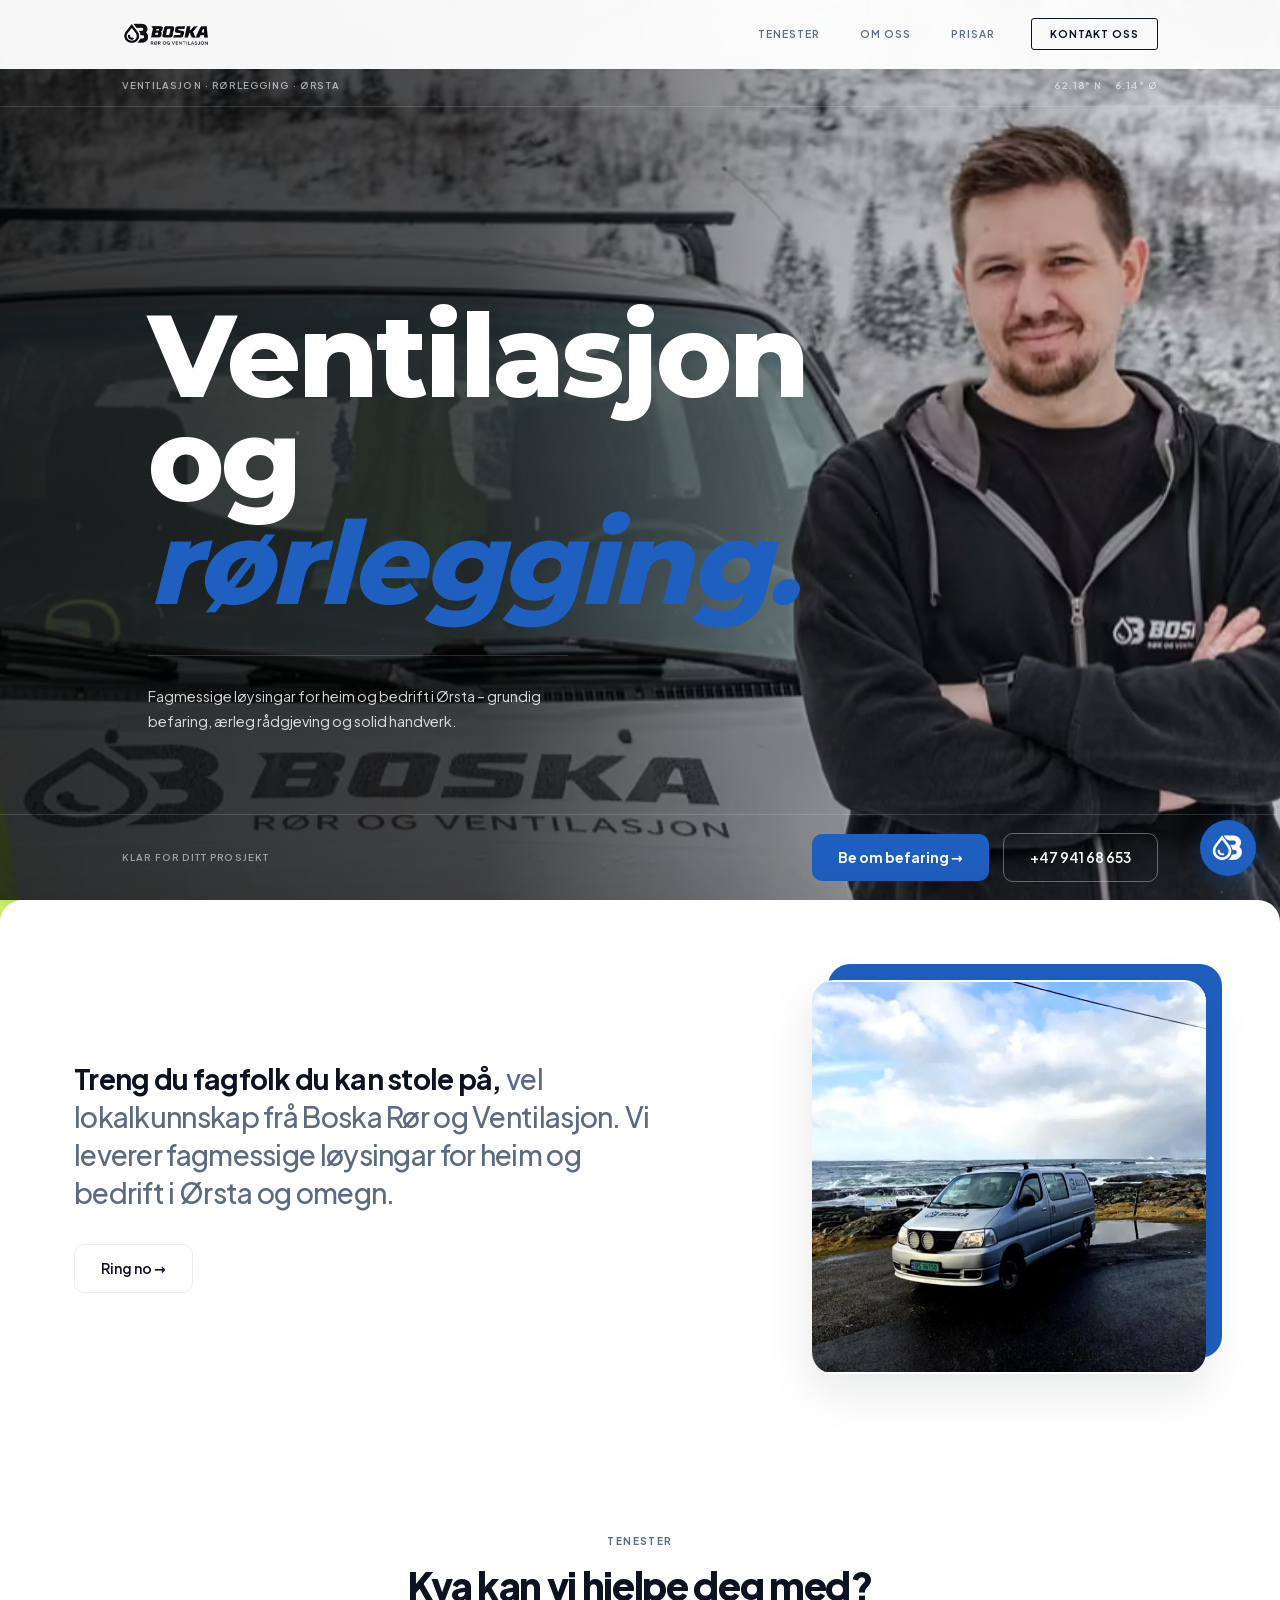
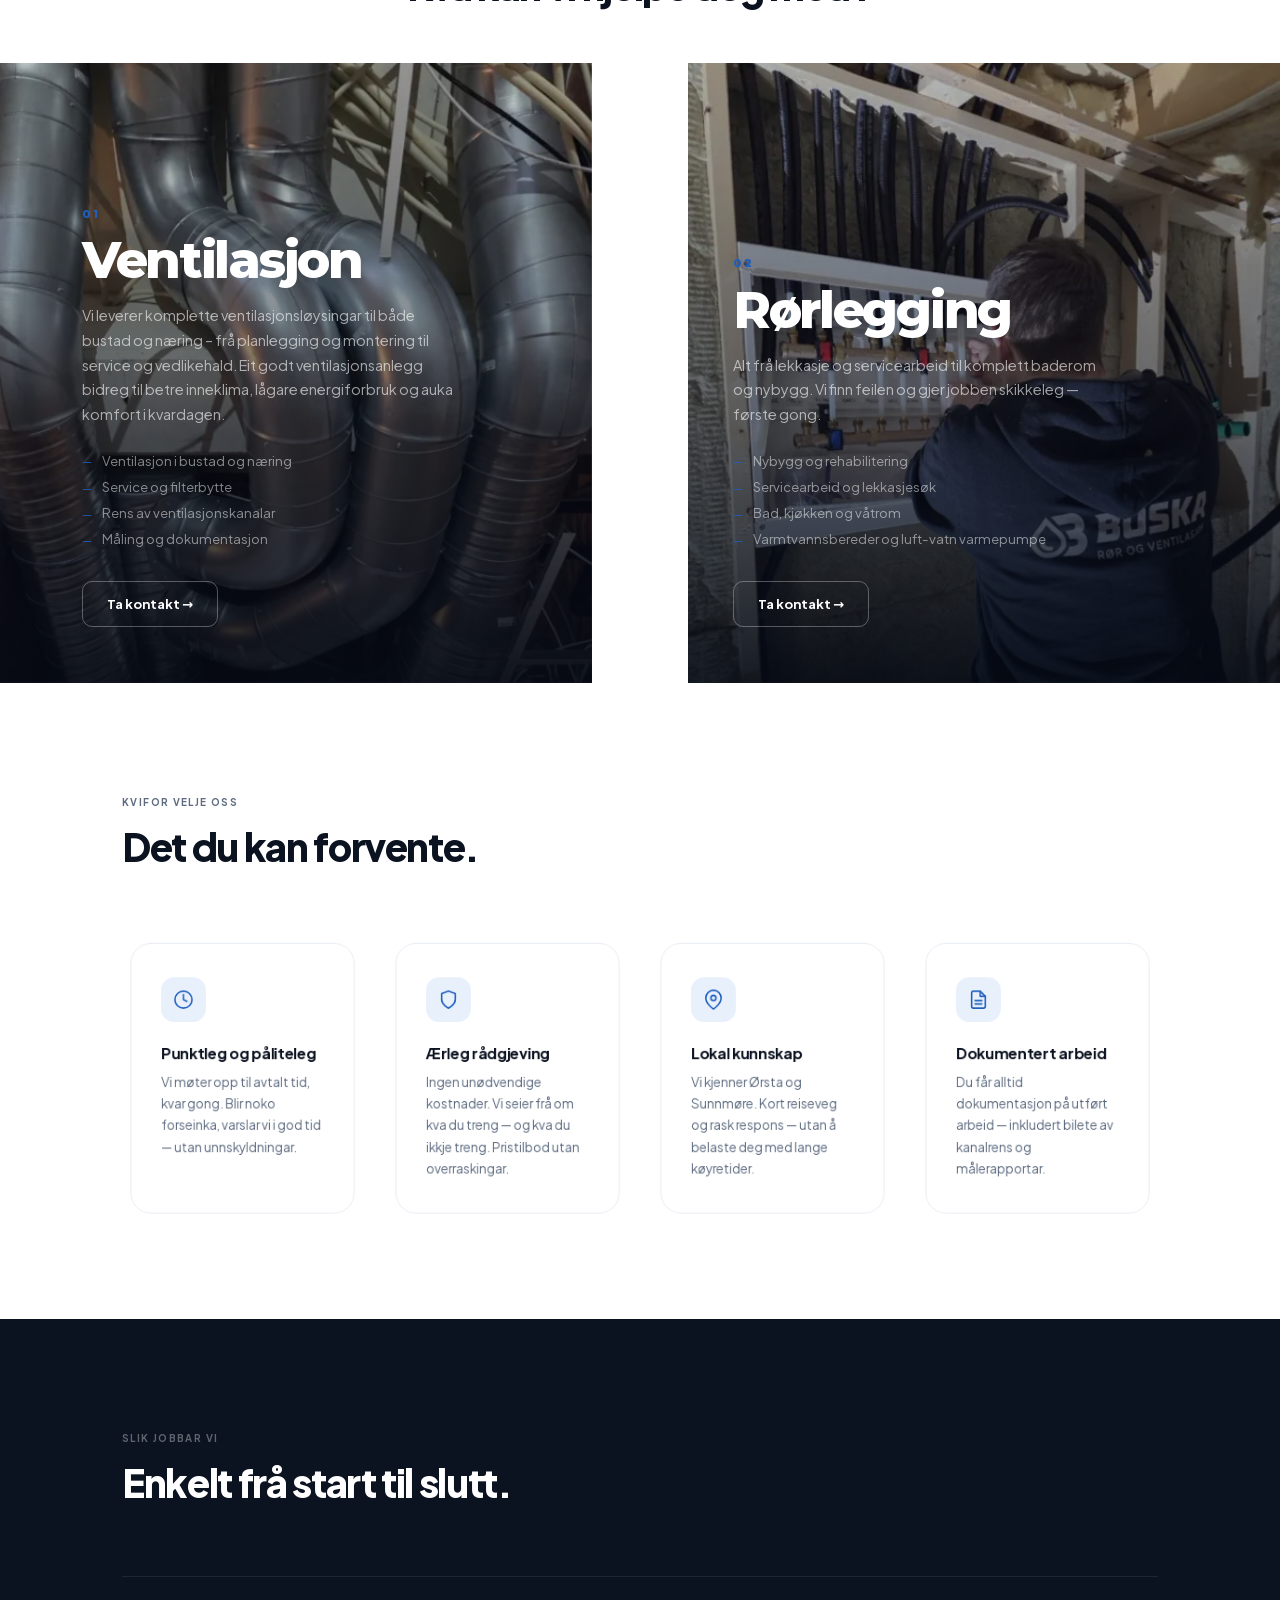
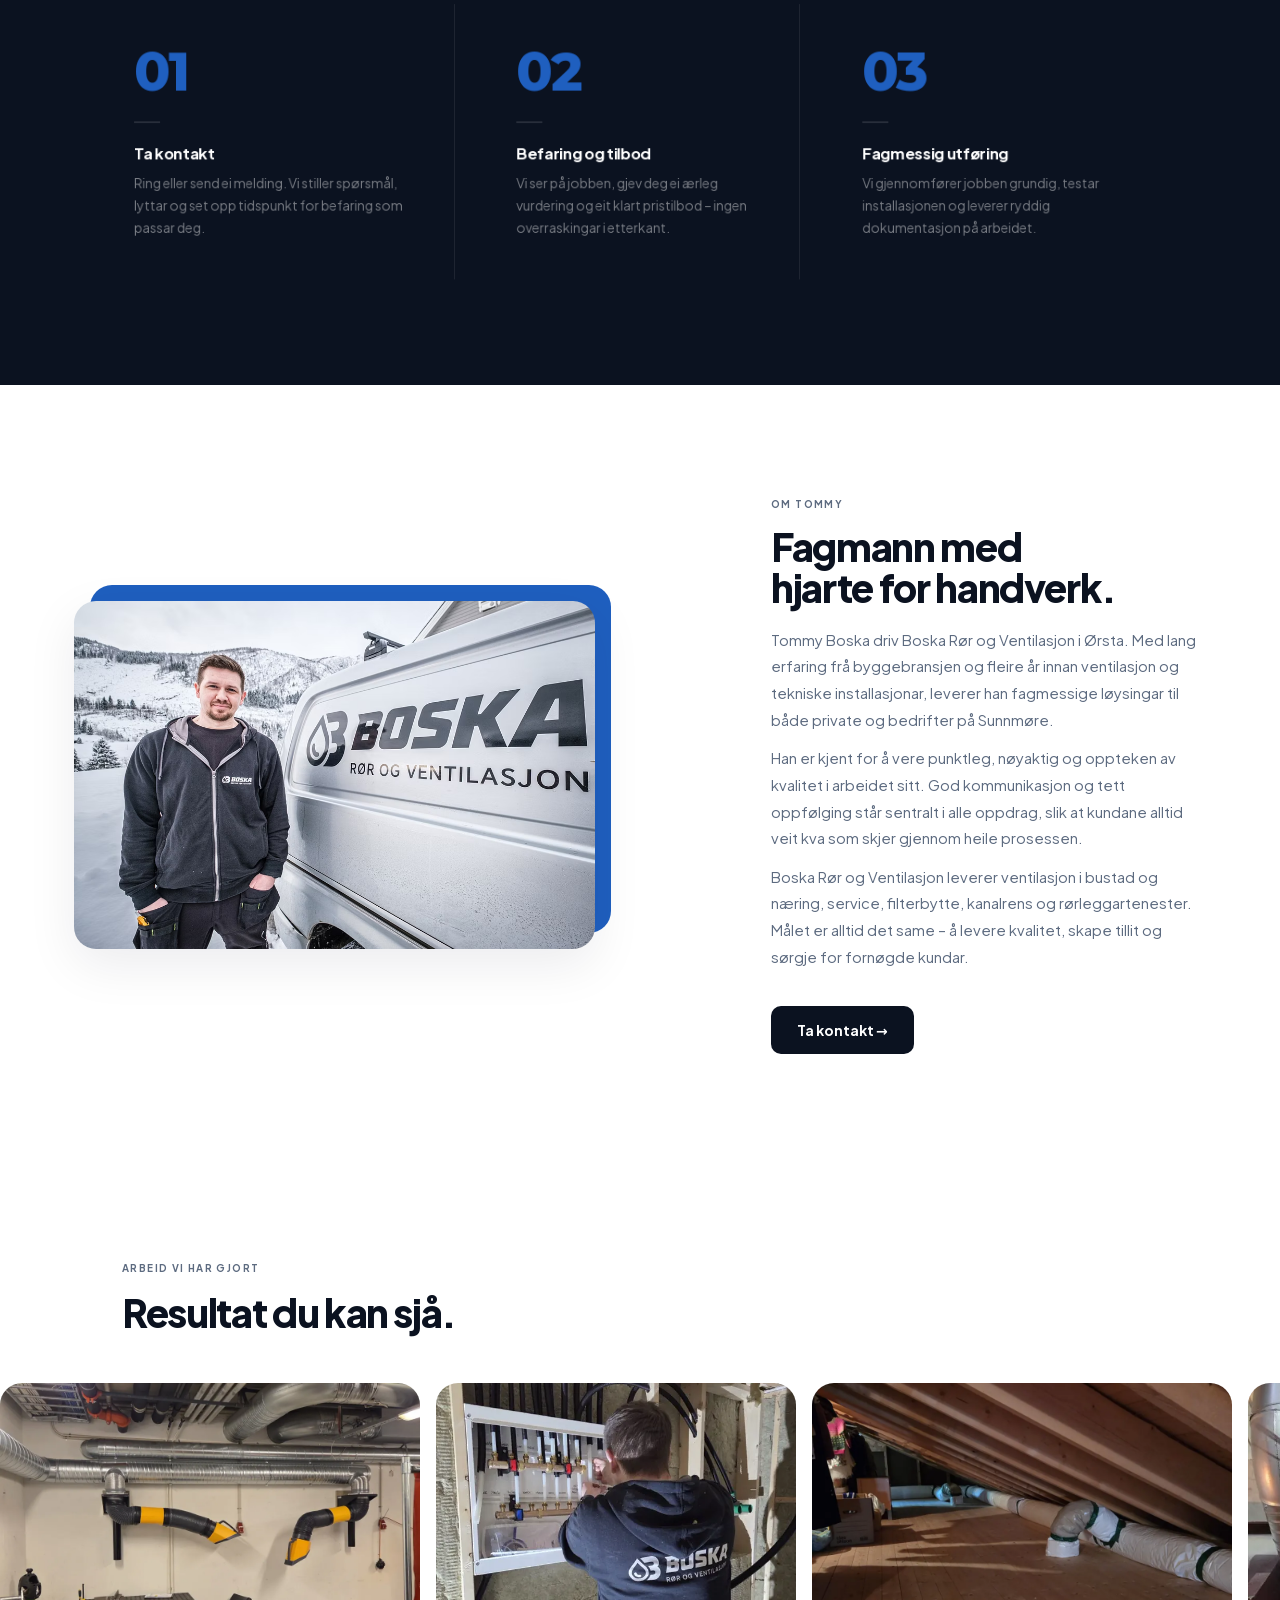
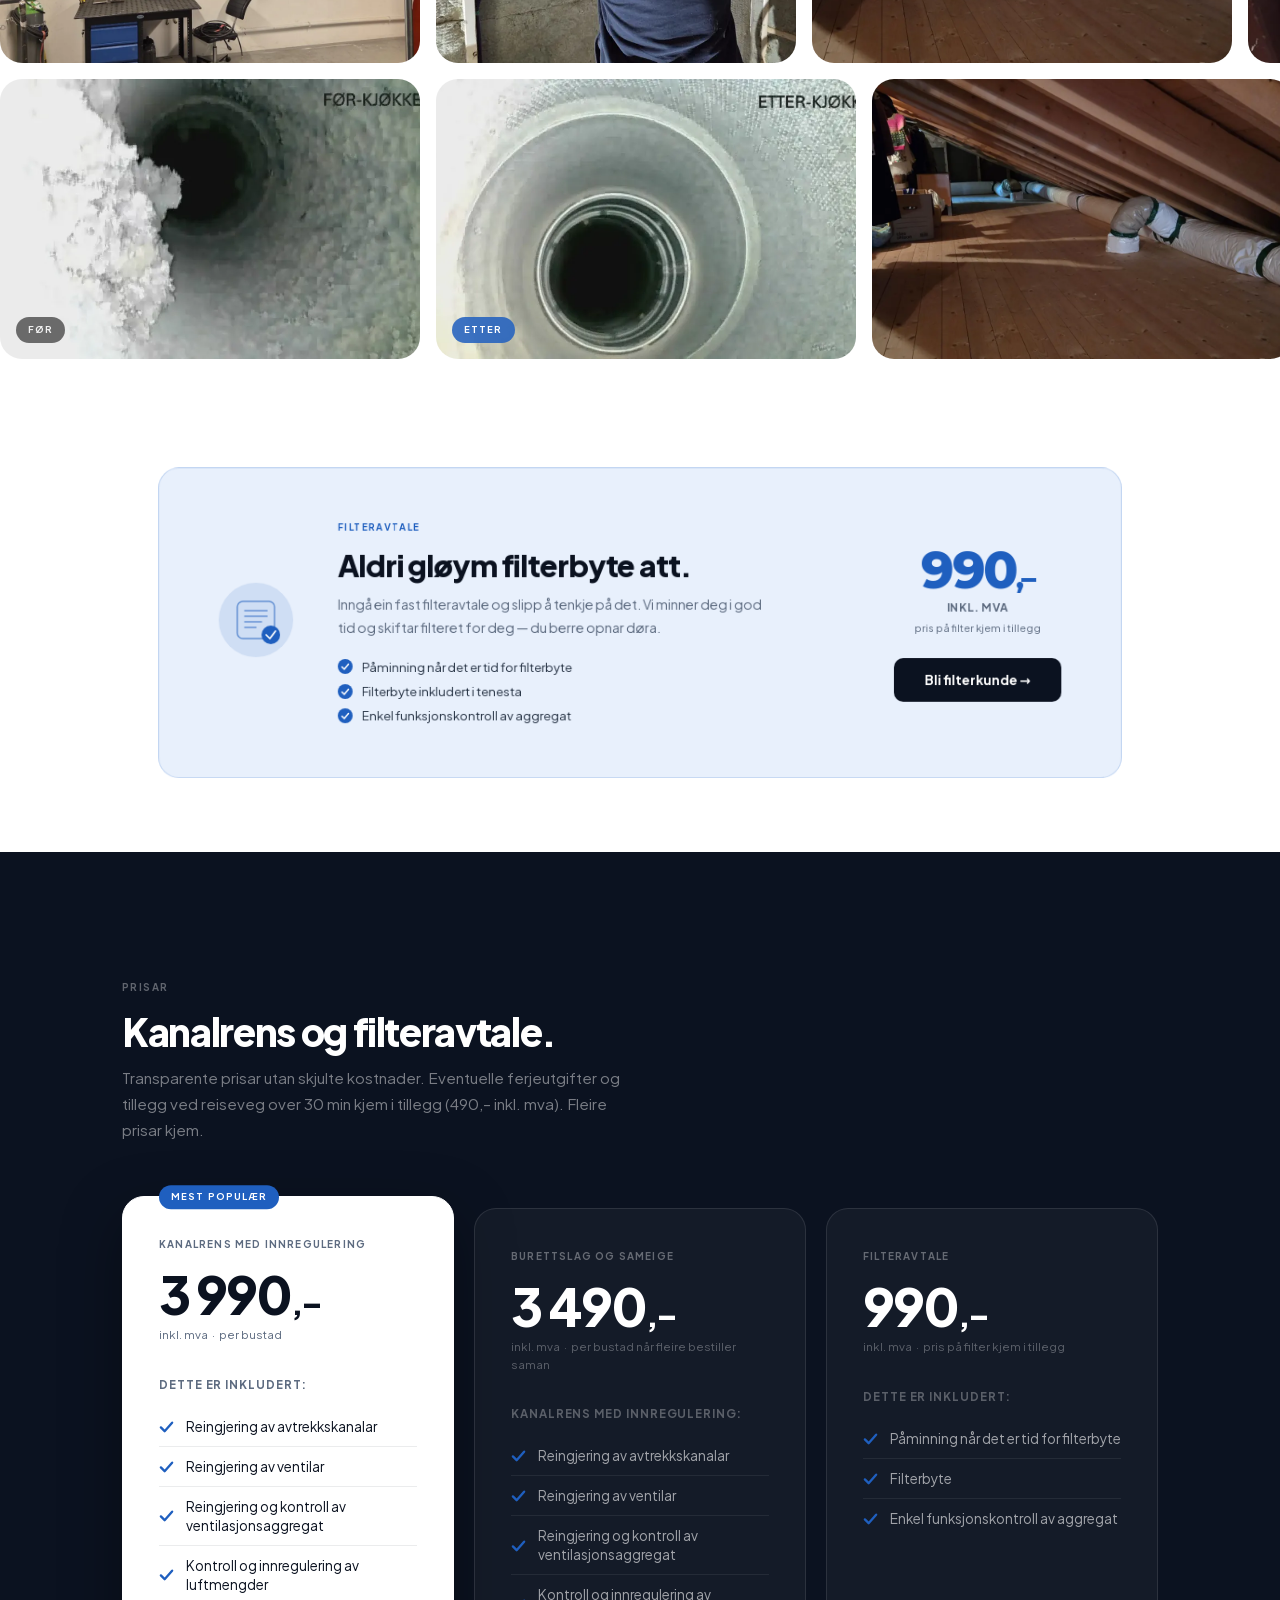
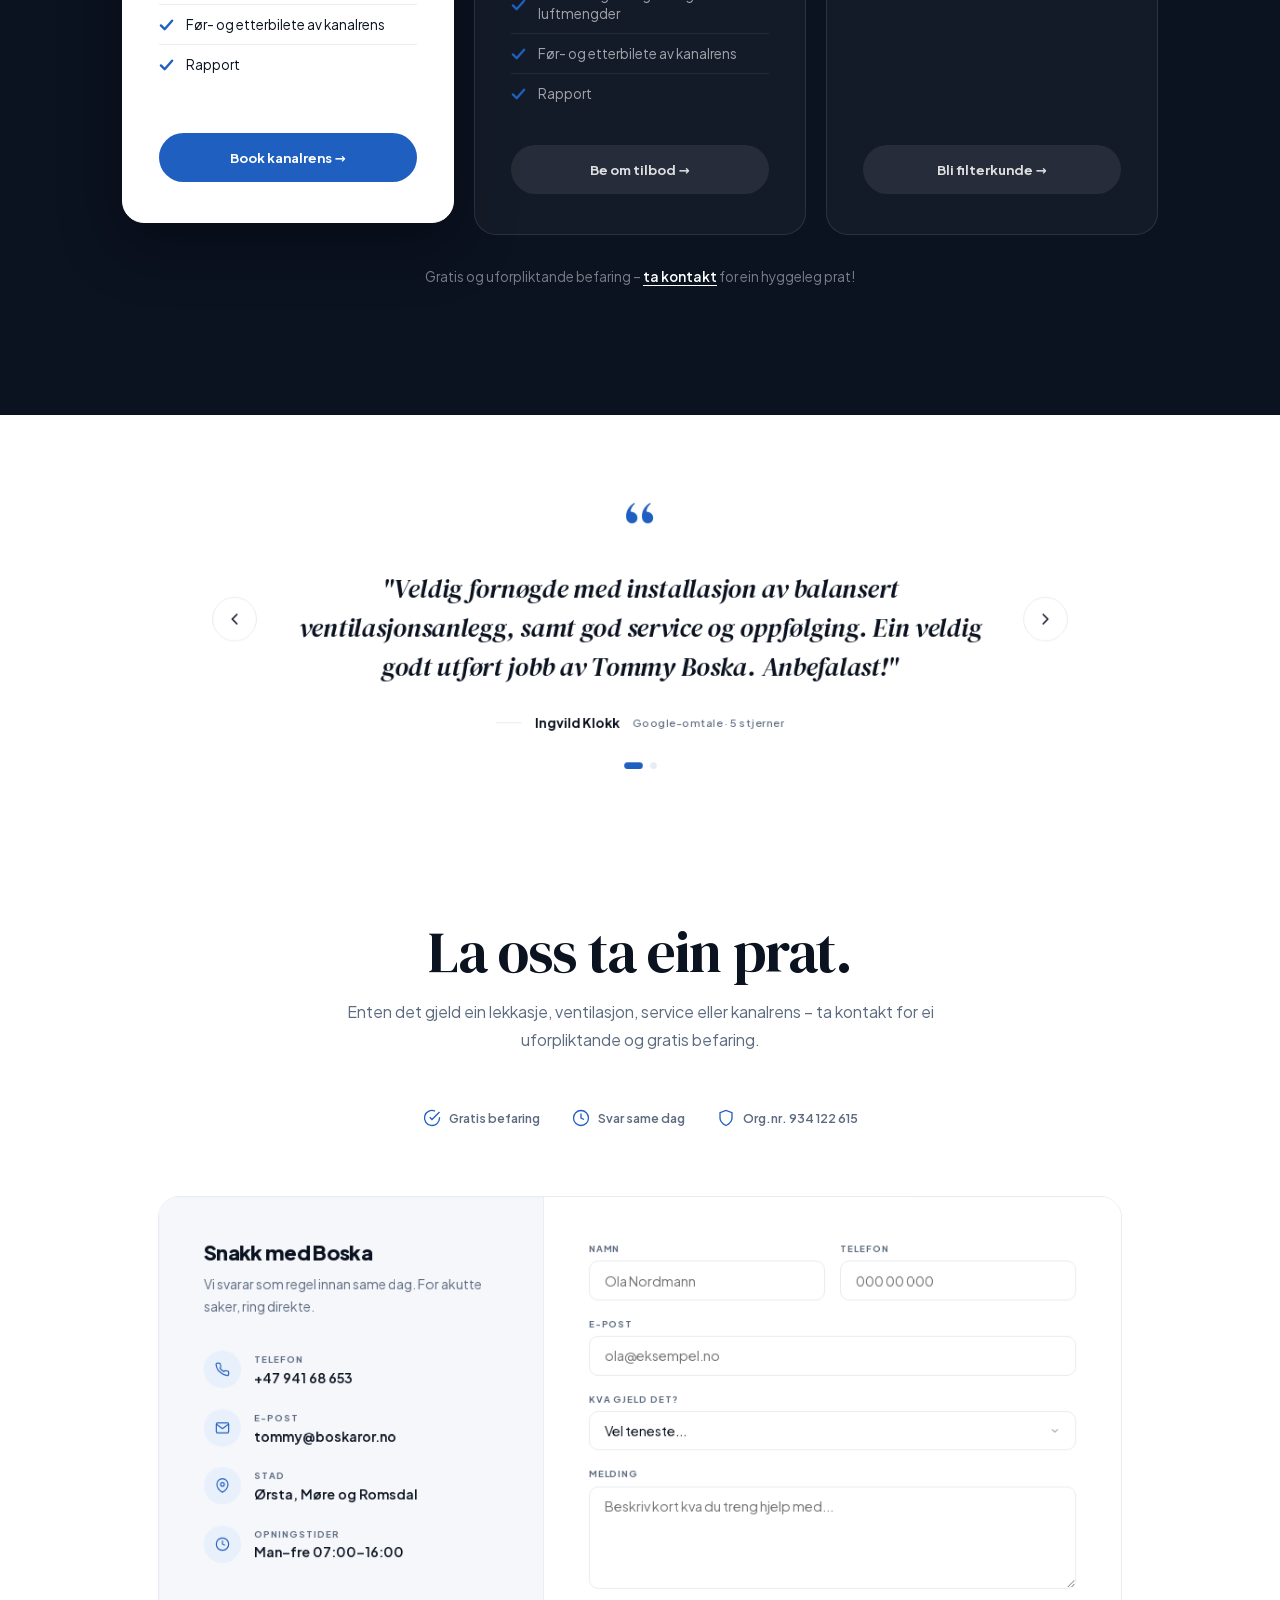
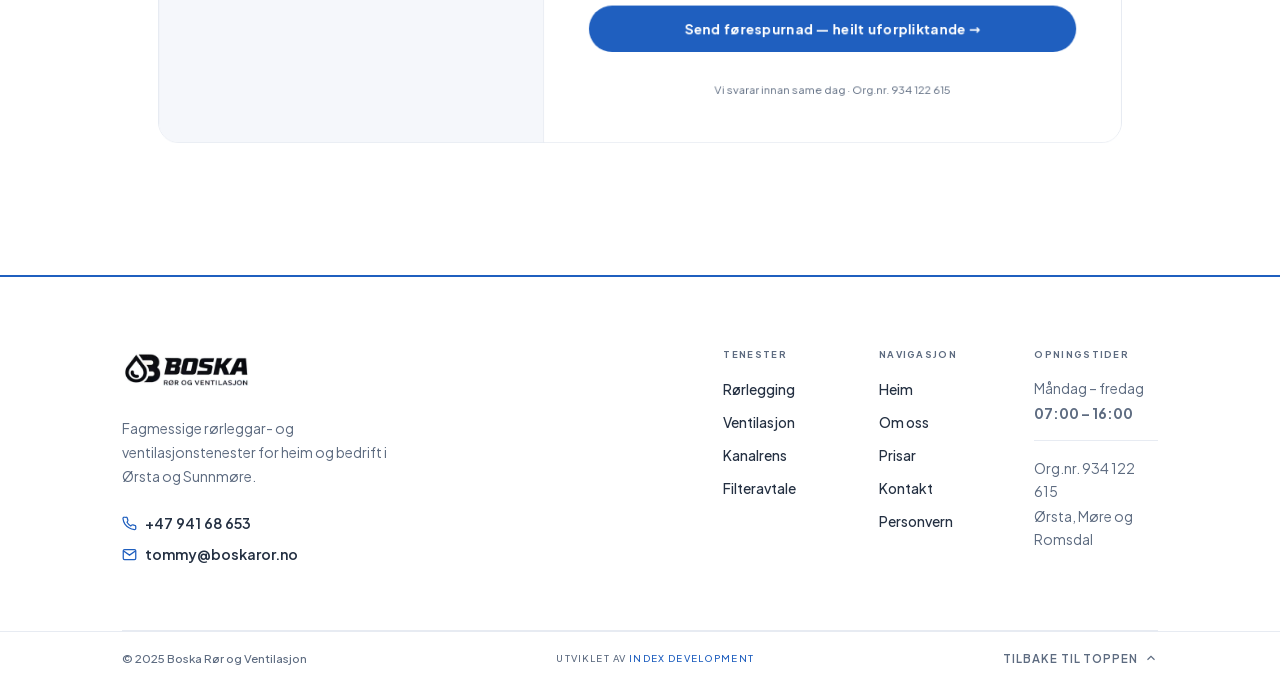
<file: index.html>
<!DOCTYPE html>
<html lang="nn-NO">
<head>
  <meta charset="UTF-8">
  <meta name="viewport" content="width=device-width, initial-scale=1.0, viewport-fit=cover">
  <title>Rørleggar og ventilasjon i Ørsta – Boska Rør og Ventilasjon</title>
  <meta name="description" content="Boska Rør og Ventilasjon i Ørsta: kanalrens med innregulering, filteravtale, ventilasjon og rørleggararbeid på Sunnmøre. Gratis befaring. Ring 941 68 653.">
  <link rel="icon" href="/favicon.svg" type="image/svg+xml">
  <link rel="canonical" href="https://boskaror.no/">
  <link rel="sitemap" type="application/xml" href="/sitemap.xml">
  <link rel="ard" href="/.well-known/ard.json" type="application/json">

  <meta property="og:title" content="Boska Rør og Ventilasjon — Ventilasjon og rørlegging i Ørsta">
  <meta property="og:description" content="Fagmessige ventilasjons- og rørleggarløysingar for heim og bedrift i Ørsta og omegn. Gratis befaring.">
  <meta property="og:image" content="https://boskaror.no/bilder/ventilasjon-web.jpg">
  <meta property="og:image:width" content="1920">
  <meta property="og:image:height" content="1440">
  <meta property="og:url" content="https://boskaror.no/">
  <meta property="og:type" content="website">
  <meta property="og:locale" content="nn_NO">
  <meta property="og:site_name" content="Boska Rør og Ventilasjon">
  <meta name="twitter:card" content="summary_large_image">
  <meta name="twitter:title" content="Boska Rør og Ventilasjon — Ventilasjon og rørlegging i Ørsta">
  <meta name="twitter:description" content="Fagmessige løysingar for heim og bedrift i Ørsta. Gratis befaring.">
  <meta name="twitter:image" content="https://boskaror.no/bilder/ventilasjon-web.jpg">

  <script type="application/ld+json">
  {
    "@context": "https://schema.org",
    "@graph": [
      {
        "@type": ["Plumber", "HVACBusiness"],
        "@id": "https://boskaror.no/#bedrift",
        "name": "Boska Rør og Ventilasjon",
        "description": "Rørleggar og ventilasjon i Ørsta: kanalrens med innregulering, filteravtale, service på ventilasjonsanlegg og rørleggararbeid for heim og bedrift på Sunnmøre.",
        "url": "https://boskaror.no/",
        "telephone": "+4794168653",
        "email": "tommy@boskaror.no",
        "logo": "https://boskaror.no/bilder/logo.png",
        "image": [
          "https://boskaror.no/bilder/ventilasjon-web.jpg",
          "https://boskaror.no/bilder/storr-hero.jpg"
        ],
        "identifier": {
          "@type": "PropertyValue",
          "propertyID": "Organisasjonsnummer",
          "value": "934122615"
        },
        "address": {
          "@type": "PostalAddress",
          "addressLocality": "Ørsta",
          "postalCode": "6156",
          "addressRegion": "Møre og Romsdal",
          "addressCountry": "NO"
        },
        "geo": { "@type": "GeoCoordinates", "latitude": 62.18, "longitude": 6.14 },
        "areaServed": [
          { "@type": "City", "name": "Ørsta" },
          { "@type": "AdministrativeArea", "name": "Sunnmøre" }
        ],
        "founder": { "@type": "Person", "name": "Tommy Boska" },
        "employee": { "@type": "Person", "name": "Tommy Boska", "jobTitle": "Dagleg leiar" },
        "knowsAbout": ["Ventilasjon", "Balansert ventilasjon", "Kanalrens", "Innregulering", "Filterbyte", "Rørlegging"],
        "openingHoursSpecification": {
          "@type": "OpeningHoursSpecification",
          "dayOfWeek": ["Monday", "Tuesday", "Wednesday", "Thursday", "Friday"],
          "opens": "07:00",
          "closes": "16:00"
        },
        "priceRange": "990–3990 kr",
        "hasOfferCatalog": {
          "@type": "OfferCatalog",
          "name": "Prisar",
          "itemListElement": [
            { "@type": "Offer", "itemOffered": { "@type": "Service", "name": "Kanalrens med innregulering" }, "price": "3990", "priceCurrency": "NOK" },
            { "@type": "Offer", "itemOffered": { "@type": "Service", "name": "Kanalrens for burettslag og sameige, per bustad når fleire bestiller" }, "price": "3490", "priceCurrency": "NOK" },
            { "@type": "Offer", "itemOffered": { "@type": "Service", "name": "Filteravtale" }, "price": "990", "priceCurrency": "NOK" }
          ]
        }
      },
      {
        "@type": "WebSite",
        "@id": "https://boskaror.no/#nettstad",
        "url": "https://boskaror.no/",
        "name": "Boska Rør og Ventilasjon",
        "inLanguage": "nn-NO",
        "publisher": { "@id": "https://boskaror.no/#bedrift" }
      }
    ]
  }
  </script>

  <link rel="preload" href="/fonter/montserrat-latin.woff2" as="font" type="font/woff2" crossorigin>
  <link rel="preload" href="/fonter/plus-jakarta-sans-latin.woff2" as="font" type="font/woff2" crossorigin>
  <link rel="stylesheet" href="/style.css">
  <link rel="stylesheet" href="/chatbot-widget.css" media="print" onload="this.media='all'">
  <noscript><link rel="stylesheet" href="/chatbot-widget.css"></noscript>
</head>
<body>
<!--email_off-->

  <!-- NAV -->
  <header class="nav-header">
    <div class="container">
      <a href="#topp" class="logo">
        <img src="/bilder/logo.webp" alt="Boska Rør og Ventilasjon" class="nav-logo-img" width="320" height="101">
      </a>
      <nav class="nav-links" aria-label="Hovudnavigasjon">
        <a href="#tenester">Tenester</a>
        <a href="#om">Om oss</a>
        <a href="#prisar">Prisar</a>
        <a href="#kontakt" class="nav-cta">Kontakt oss</a>
      </nav>
      <button class="hamburger" aria-label="Opne meny">
        <span></span><span></span><span></span>
      </button>
    </div>
  </header>
  <nav class="mobile-nav" aria-label="Mobilnavigasjon">
    <a href="#tenester">Tenester</a>
    <a href="#om">Om oss</a>
    <a href="#prisar">Prisar</a>
    <a href="#kontakt">Kontakt oss</a>
  </nav>

  <main id="topp">

    <!-- HERO -->
    <section class="hero">
      <div class="hero-bg" aria-hidden="true">
        <picture>
        <source srcset="/bilder/storr-hero.avif" type="image/avif">
        <img
          src="/bilder/storr-hero.webp"
          alt=""
          width="1400" height="933"
          loading="eager"
          fetchpriority="high"
          decoding="sync"
        >
        </picture>
      </div>
      <div class="hero-meta-bar">
        <div class="container">
          <span>Ventilasjon · Rørlegging · Ørsta</span>
          <span>62.18°&thinsp;N&ensp;&ensp;6.14°&thinsp;Ø</span>
        </div>
      </div>
      <div class="hero-content">
        <div class="hero-left">
          <h1 class="hero-title">
            Ventilasjon<br>og<br><em>rørlegging.</em>
          </h1>
          <p class="hero-tagline reveal" style="--delay:.14s">
            Fagmessige løysingar for heim og bedrift i Ørsta – grundig befaring, ærleg rådgjeving og solid handverk.
          </p>
        </div>
      </div>
      <div class="hero-cta-bar">
        <div class="container">
          <span class="hero-cta-label">Klar for ditt prosjekt</span>
          <div class="hero-cta-actions reveal" style="--delay:.2s">
            <a href="#kontakt" class="btn-primary">Be om befaring →</a>
            <a href="tel:+4794168653" class="btn-ghost">+47 941 68 653</a>
          </div>
        </div>
      </div>
    </section>

    <!-- INTRO SPLIT -->
    <section class="split-stats-section">
      <div class="container">
        <div class="split-stats-top">
          <div class="split-stats-text reveal from-left">
            <h2 class="split-headline">
              <span class="split-dark">Treng du fagfolk du kan stole på,</span>
              <span class="split-muted"> vel lokalkunnskap frå Boska Rør og Ventilasjon. Vi leverer fagmessige løysingar for heim og bedrift i Ørsta og omegn.</span>
            </h2>
            <a href="tel:+4794168653" class="btn-ghost" style="margin-top:2rem">Ring no →</a>
          </div>
          <div class="img-shadow-wrap reveal from-right" style="--delay:.12s">
            <div class="split-stats-img">
              <img src="/bilder/firmabil.webp" alt="Boska firmabil i Ørsta" loading="lazy" width="750" height="742" decoding="async">
            </div>
          </div>
        </div>
      </div>
    </section>

    <!-- TENESTER -->
    <section class="services-section" id="tenester">
      <div class="container">
        <div class="services-header services-header--center reveal">
          <span class="section-label">Tenester</span>
          <h2 class="section-title">Kva kan vi hjelpe deg med?</h2>
        </div>
      </div>

      <div class="service-photo-grid">

        <a href="#kontakt" class="service-photo-card reveal from-left">
          <div class="spc-img">
            <img src="/bilder/ventilasjon-web.webp" alt="Ventilasjonsarbeid utført av Boska" loading="lazy" width="800" height="600" decoding="async">
          </div>
          <div class="spc-overlay"></div>
          <div class="spc-content">
            <span class="spc-num">01</span>
            <h3 class="spc-title">Ventilasjon</h3>
            <p class="spc-desc">Vi leverer komplette ventilasjonsløysingar til både bustad og næring – frå planlegging og montering til service og vedlikehald. Eit godt ventilasjonsanlegg bidreg til betre inneklima, lågare energiforbruk og auka komfort i kvardagen.</p>
            <ul class="spc-list">
              <li>Ventilasjon i bustad og næring</li>
              <li>Service og filterbytte</li>
              <li>Rens av ventilasjonskanalar</li>
              <li>Måling og dokumentasjon</li>
            </ul>
            <div class="spc-cta">Ta kontakt →</div>
          </div>
        </a>

        <a href="#kontakt" class="service-photo-card reveal from-right" style="--delay:.08s">
          <div class="spc-img">
            <img src="/bilder/person-web.webp" alt="Tommy Boska – rørleggar" loading="lazy" width="800" height="600" decoding="async">
          </div>
          <div class="spc-overlay"></div>
          <div class="spc-content">
            <span class="spc-num">02</span>
            <h3 class="spc-title">Rørlegging</h3>
            <p class="spc-desc">Alt frå lekkasje og servicearbeid til komplett baderom og nybygg. Vi finn feilen og gjer jobben skikkeleg — første gong.</p>
            <ul class="spc-list">
              <li>Nybygg og rehabilitering</li>
              <li>Servicearbeid og lekkasjesøk</li>
              <li>Bad, kjøkken og våtrom</li>
              <li>Varmtvannsbereder og luft-vatn varmepumpe</li>
            </ul>
            <div class="spc-cta">Ta kontakt →</div>
          </div>
        </a>

      </div>
    </section>

    <!-- KVIFOR BOSKA -->
    <section class="why-section">
      <div class="container">
        <div class="why-header reveal">
          <span class="section-label">Kvifor velje oss</span>
          <h2 class="section-title">Det du kan forvente.</h2>
        </div>
        <div class="why-grid">
          <div class="why-card reveal scale-up" style="--delay:.04s">
            <div class="why-icon" aria-hidden="true">
              <svg width="22" height="22" viewBox="0 0 24 24" fill="none" stroke="currentColor" stroke-width="1.75" stroke-linecap="round" stroke-linejoin="round">
                <circle cx="12" cy="12" r="10"/><polyline points="12 6 12 12 16 14"/>
              </svg>
            </div>
            <h3>Punktleg og påliteleg</h3>
            <p>Vi møter opp til avtalt tid, kvar gong. Blir noko forseinka, varslar vi i god tid — utan unnskyldningar.</p>
          </div>
          <div class="why-card reveal scale-up" style="--delay:.08s">
            <div class="why-icon" aria-hidden="true">
              <svg width="22" height="22" viewBox="0 0 24 24" fill="none" stroke="currentColor" stroke-width="1.75" stroke-linecap="round" stroke-linejoin="round">
                <path d="M12 22s8-4 8-10V5l-8-3-8 3v7c0 6 8 10 8 10z"/>
              </svg>
            </div>
            <h3>Ærleg rådgjeving</h3>
            <p>Ingen unødvendige kostnader. Vi seier frå om kva du treng — og kva du ikkje treng. Pristilbod utan overraskingar.</p>
          </div>
          <div class="why-card reveal scale-up" style="--delay:.12s">
            <div class="why-icon" aria-hidden="true">
              <svg width="22" height="22" viewBox="0 0 24 24" fill="none" stroke="currentColor" stroke-width="1.75" stroke-linecap="round" stroke-linejoin="round">
                <path d="M21 10c0 7-9 13-9 13s-9-6-9-13a9 9 0 0 1 18 0z"/><circle cx="12" cy="10" r="3"/>
              </svg>
            </div>
            <h3>Lokal kunnskap</h3>
            <p>Vi kjenner Ørsta og Sunnmøre. Kort reiseveg og rask respons — utan å belaste deg med lange køyretider.</p>
          </div>
          <div class="why-card reveal scale-up" style="--delay:.16s">
            <div class="why-icon" aria-hidden="true">
              <svg width="22" height="22" viewBox="0 0 24 24" fill="none" stroke="currentColor" stroke-width="1.75" stroke-linecap="round" stroke-linejoin="round">
                <path d="M14 2H6a2 2 0 0 0-2 2v16a2 2 0 0 0 2 2h12a2 2 0 0 0 2-2V8z"/><polyline points="14 2 14 8 20 8"/><line x1="16" y1="13" x2="8" y2="13"/><line x1="16" y1="17" x2="8" y2="17"/>
              </svg>
            </div>
            <h3>Dokumentert arbeid</h3>
            <p>Du får alltid dokumentasjon på utført arbeid — inkludert bilete av kanalrens og målerapportar.</p>
          </div>
        </div>
      </div>
    </section>

    <!-- PROSESS -->
    <section class="steps-section">
      <div class="container">
        <div class="steps-header reveal">
          <span class="section-label">Slik jobbar vi</span>
          <h2 class="section-title">Enkelt frå start til slutt.</h2>
        </div>
        <div class="steps-grid">
          <div class="step-card reveal scale-up" style="--delay:.08s">
            <span class="step-num">01</span>
            <h3>Ta kontakt</h3>
            <p>Ring eller send ei melding. Vi stiller spørsmål, lyttar og set opp tidspunkt for befaring som passar deg.</p>
          </div>
          <div class="step-card reveal scale-up" style="--delay:.16s">
            <span class="step-num">02</span>
            <h3>Befaring og tilbod</h3>
            <p>Vi ser på jobben, gjev deg ei ærleg vurdering og eit klart pristilbod – ingen overraskingar i etterkant.</p>
          </div>
          <div class="step-card reveal scale-up" style="--delay:.24s">
            <span class="step-num">03</span>
            <h3>Fagmessig utføring</h3>
            <p>Vi gjennomfører jobben grundig, testar installasjonen og leverer ryddig dokumentasjon på arbeidet.</p>
          </div>
        </div>
      </div>
    </section>

    <!-- OM TOMMY -->
    <section class="team-section tint-section" id="om">
      <div class="container">
        <div class="team-inner">
          <div class="img-shadow-wrap reveal from-left">
            <div class="team-img-wrap">
              <img
                src="/bilder/bil2.avif"
                alt="Tommy Boska ved Boska-bilen i Ørsta"
                loading="lazy" width="1000" height="667"
                decoding="async"
              >
            </div>
          </div>
          <div class="team-text reveal from-right" style="--delay:.15s">
            <span class="section-label">Om Tommy</span>
            <h2>Fagmann med<br>hjarte for handverk.</h2>
            <p>Tommy Boska driv Boska Rør og Ventilasjon i Ørsta. Med lang erfaring frå byggebransjen og fleire år innan ventilasjon og tekniske installasjonar, leverer han fagmessige løysingar til både private og bedrifter på Sunnmøre.</p>
            <p>Han er kjent for å vere punktleg, nøyaktig og oppteken av kvalitet i arbeidet sitt. God kommunikasjon og tett oppfølging står sentralt i alle oppdrag, slik at kundane alltid veit kva som skjer gjennom heile prosessen.</p>
            <p>Boska Rør og Ventilasjon leverer ventilasjon i bustad og næring, service, filterbytte, kanalrens og rørleggartenester. Målet er alltid det same – å levere kvalitet, skape tillit og sørgje for fornøgde kundar.</p>
            <a href="#kontakt" class="btn-primary" style="margin-top:1.5rem">Ta kontakt →</a>
          </div>
        </div>
      </div>
    </section>

    <!-- ARBEIDSGALLERI -->
    <section class="gallery-section">
      <div class="container">
        <div class="gallery-header reveal">
          <span class="section-label">Arbeid vi har gjort</span>
          <h2 class="section-title">Resultat du kan sjå.</h2>
        </div>
      </div>

      <!-- Rad 1 — scroller mot venstre -->
      <div class="marquee-track" aria-hidden="true">
        <div class="marquee-inner marquee-inner--left">
          <div class="marquee-item"><img src="/bilder/arbeid1.webp" alt="" loading="lazy" width="1400" height="1050" decoding="async"></div>
          <div class="marquee-item marquee-item--tall"><img src="/bilder/person-web.webp" alt="" loading="lazy" width="800" height="600" decoding="async"></div>
          <div class="marquee-item"><img src="/bilder/arbeid2.webp" alt="" loading="lazy" width="1400" height="1050" decoding="async"></div>
          <div class="marquee-item"><img src="/bilder/ventilasjon-web.webp" alt="" loading="lazy" width="800" height="600" decoding="async"></div>
          <!-- duplikat for saumlaus loop -->
          <div class="marquee-item" aria-hidden="true"><img src="/bilder/arbeid1.webp" alt="" loading="lazy" width="1400" height="1050" decoding="async"></div>
          <div class="marquee-item marquee-item--tall" aria-hidden="true"><img src="/bilder/person-web.webp" alt="" loading="lazy" width="800" height="600" decoding="async"></div>
          <div class="marquee-item" aria-hidden="true"><img src="/bilder/arbeid2.webp" alt="" loading="lazy" width="1400" height="1050" decoding="async"></div>
          <div class="marquee-item" aria-hidden="true"><img src="/bilder/ventilasjon-web.webp" alt="" loading="lazy" width="800" height="600" decoding="async"></div>
        </div>
      </div>

      <!-- Rad 2 — scroller mot høgre -->
      <div class="marquee-track" aria-hidden="true">
        <div class="marquee-inner marquee-inner--right">
          <div class="marquee-item"><img src="/bilder/for-kjokken.webp" alt="" loading="lazy" width="680" height="510" decoding="async"><div class="marquee-label">Før</div></div>
          <div class="marquee-item"><img src="/bilder/etter-kjokken.webp" alt="" loading="lazy" width="680" height="510" decoding="async"><div class="marquee-label marquee-label--after">Etter</div></div>
          <div class="marquee-item"><img src="/bilder/arbeid2.webp" alt="" loading="lazy" width="1400" height="1050" decoding="async"></div>
          <div class="marquee-item"><img src="/bilder/arbeid1.webp" alt="" loading="lazy" width="1400" height="1050" decoding="async"></div>
          <!-- duplikat -->
          <div class="marquee-item" aria-hidden="true"><img src="/bilder/for-kjokken.webp" alt="" loading="lazy" width="680" height="510" decoding="async"><div class="marquee-label">Før</div></div>
          <div class="marquee-item" aria-hidden="true"><img src="/bilder/etter-kjokken.webp" alt="" loading="lazy" width="680" height="510" decoding="async"><div class="marquee-label marquee-label--after">Etter</div></div>
          <div class="marquee-item" aria-hidden="true"><img src="/bilder/arbeid2.webp" alt="" loading="lazy" width="1400" height="1050" decoding="async"></div>
          <div class="marquee-item" aria-hidden="true"><img src="/bilder/arbeid1.webp" alt="" loading="lazy" width="1400" height="1050" decoding="async"></div>
        </div>
      </div>

    </section>

    <!-- FILTERAVTALE BANNER -->
    <section class="filter-banner-section">
      <div class="container">
        <div class="filter-banner reveal scale-up">
          <div class="filter-banner-img" aria-hidden="true">
            <svg viewBox="0 0 80 80" fill="none" xmlns="http://www.w3.org/2000/svg" aria-hidden="true" width="80" height="80">
              <rect width="80" height="80" rx="40" fill="rgba(31,95,191,.12)"/>
              <rect x="20" y="20" width="40" height="40" rx="6" stroke="rgba(31,95,191,.6)" stroke-width="1.5" fill="none"/>
              <line x1="28" y1="30" x2="52" y2="30" stroke="rgba(31,95,191,.6)" stroke-width="1.5" stroke-linecap="round"/>
              <line x1="28" y1="36" x2="52" y2="36" stroke="rgba(31,95,191,.6)" stroke-width="1.5" stroke-linecap="round"/>
              <line x1="28" y1="42" x2="46" y2="42" stroke="rgba(31,95,191,.6)" stroke-width="1.5" stroke-linecap="round"/>
              <line x1="28" y1="48" x2="40" y2="48" stroke="rgba(31,95,191,.6)" stroke-width="1.5" stroke-linecap="round"/>
              <circle cx="56" cy="56" r="10" fill="var(--c-primary)"/>
              <polyline points="51,56 55,60 61,52" stroke="#fff" stroke-width="1.75" fill="none" stroke-linecap="round" stroke-linejoin="round"/>
            </svg>
          </div>
          <div class="filter-banner-body">
            <span class="section-label" style="color:var(--c-primary)">Filteravtale</span>
            <h3 class="filter-banner-title">Aldri gløym filterbyte att.</h3>
            <p>Inngå ein fast filteravtale og slipp å tenkje på det. Vi minner deg i god tid og skiftar filteret for deg — du berre opnar døra.</p>
            <ul class="filter-banner-list">
              <li>Påminning når det er tid for filterbyte</li>
              <li>Filterbyte inkludert i tenesta</li>
              <li>Enkel funksjonskontroll av aggregat</li>
            </ul>
          </div>
          <div class="filter-banner-price">
            <div class="fbp-amount">990<span class="fbp-dash">,–</span></div>
            <div class="fbp-unit">inkl. mva</div>
            <div class="fbp-note">pris på filter kjem i tillegg</div>
            <a href="#kontakt" class="btn-primary" style="margin-top:1.5rem; width:100%; text-align:center; justify-content:center">Bli filterkunde →</a>
          </div>
        </div>
      </div>
    </section>

    <!-- PRISAR -->
    <section class="pricing-section" id="prisar">
      <div class="container">
        <div class="pricing-header reveal">
          <span class="section-label">Prisar</span>
          <h2 class="section-title">Kanalrens og filteravtale.</h2>
          <p class="section-sub">Transparente prisar utan skjulte kostnader. Eventuelle ferjeutgifter og tillegg ved reiseveg over 30 min kjem i tillegg (490,–&nbsp;inkl.&nbsp;mva). Fleire prisar kjem.</p>
        </div>
        <div class="pricing-grid pricing-grid--three">

          <div class="pricing-card featured reveal" style="--delay:.05s">
            <div class="pricing-badge">Mest populær</div>
            <div class="pricing-card-top">
              <span class="pricing-tier">Kanalrens med innregulering</span>
              <div class="pricing-price">3&nbsp;990<span class="pricing-comma">,–</span></div>
              <p class="pricing-period">inkl. mva &nbsp;·&nbsp; per bustad</p>
            </div>
            <p class="pricing-incl">Dette er inkludert:</p>
            <ul class="pricing-list">
              <li><svg viewBox="0 0 16 16" aria-hidden="true"><polyline points="2,9 6,13 14,4"/></svg>Reingjering av avtrekkskanalar</li>
              <li><svg viewBox="0 0 16 16" aria-hidden="true"><polyline points="2,9 6,13 14,4"/></svg>Reingjering av ventilar</li>
              <li><svg viewBox="0 0 16 16" aria-hidden="true"><polyline points="2,9 6,13 14,4"/></svg>Reingjering og kontroll av ventilasjonsaggregat</li>
              <li><svg viewBox="0 0 16 16" aria-hidden="true"><polyline points="2,9 6,13 14,4"/></svg>Kontroll og innregulering av luftmengder</li>
              <li><svg viewBox="0 0 16 16" aria-hidden="true"><polyline points="2,9 6,13 14,4"/></svg>Før- og etterbilete av kanalrens</li>
              <li><svg viewBox="0 0 16 16" aria-hidden="true"><polyline points="2,9 6,13 14,4"/></svg>Rapport</li>
            </ul>
            <a href="#kontakt" class="pricing-cta pricing-cta--white">Book kanalrens →</a>
          </div>

          <div class="pricing-card reveal" style="--delay:.1s">
            <div class="pricing-card-top">
              <span class="pricing-tier">Burettslag og sameige</span>
              <div class="pricing-price">3&nbsp;490<span class="pricing-comma">,–</span></div>
              <p class="pricing-period">inkl. mva &nbsp;·&nbsp; per bustad når fleire bestiller saman</p>
            </div>
            <p class="pricing-incl">Kanalrens med innregulering:</p>
            <ul class="pricing-list">
              <li><svg viewBox="0 0 16 16" aria-hidden="true"><polyline points="2,9 6,13 14,4"/></svg>Reingjering av avtrekkskanalar</li>
              <li><svg viewBox="0 0 16 16" aria-hidden="true"><polyline points="2,9 6,13 14,4"/></svg>Reingjering av ventilar</li>
              <li><svg viewBox="0 0 16 16" aria-hidden="true"><polyline points="2,9 6,13 14,4"/></svg>Reingjering og kontroll av ventilasjonsaggregat</li>
              <li><svg viewBox="0 0 16 16" aria-hidden="true"><polyline points="2,9 6,13 14,4"/></svg>Kontroll og innregulering av luftmengder</li>
              <li><svg viewBox="0 0 16 16" aria-hidden="true"><polyline points="2,9 6,13 14,4"/></svg>Før- og etterbilete av kanalrens</li>
              <li><svg viewBox="0 0 16 16" aria-hidden="true"><polyline points="2,9 6,13 14,4"/></svg>Rapport</li>
            </ul>
            <a href="#kontakt" class="pricing-cta">Be om tilbod →</a>
          </div>

          <div class="pricing-card reveal" style="--delay:.15s">
            <div class="pricing-card-top">
              <span class="pricing-tier">Filteravtale</span>
              <div class="pricing-price">990<span class="pricing-comma">,–</span></div>
              <p class="pricing-period">inkl. mva &nbsp;·&nbsp; pris på filter kjem i tillegg</p>
            </div>
            <p class="pricing-incl">Dette er inkludert:</p>
            <ul class="pricing-list">
              <li><svg viewBox="0 0 16 16" aria-hidden="true"><polyline points="2,9 6,13 14,4"/></svg>Påminning når det er tid for filterbyte</li>
              <li><svg viewBox="0 0 16 16" aria-hidden="true"><polyline points="2,9 6,13 14,4"/></svg>Filterbyte</li>
              <li><svg viewBox="0 0 16 16" aria-hidden="true"><polyline points="2,9 6,13 14,4"/></svg>Enkel funksjonskontroll av aggregat</li>
            </ul>
            <a href="#kontakt" class="pricing-cta">Bli filterkunde →</a>
          </div>

        </div>
        <p class="pricing-footnote reveal">Gratis og uforpliktande befaring – <a href="#kontakt">ta kontakt</a> for ein hyggeleg prat!</p>
      </div>
    </section>

    <!-- TESTIMONIAL -->
    <section class="testimonial-section" aria-label="Kundeomtalar">
      <div class="container">
        <div class="t-carousel reveal scale-up" role="region" aria-roledescription="karusell" aria-label="Kundeomtalar">
          <button type="button" class="t-nav t-prev" aria-label="Førre omtale">
            <svg viewBox="0 0 24 24" aria-hidden="true"><polyline points="15 18 9 12 15 6"/></svg>
          </button>
          <div class="t-track">
            <div class="testimonial-inner is-active" role="group" aria-roledescription="omtale" aria-label="1 av 2">
              <span class="testimonial-mark" aria-hidden="true">&ldquo;</span>
              <blockquote class="testimonial-quote">
                "Veldig fornøgde med installasjon av balansert ventilasjonsanlegg, samt god service og oppfølging. Ein veldig godt utført jobb av Tommy Boska. Anbefalast!"
              </blockquote>
              <div class="testimonial-meta">
                <span class="testimonial-name">Ingvild Klokk</span>
                <span class="testimonial-source">Google-omtale · 5 stjerner</span>
              </div>
            </div>
            <div class="testimonial-inner" role="group" aria-roledescription="omtale" aria-label="2 av 2" aria-hidden="true">
              <span class="testimonial-mark" aria-hidden="true">&ldquo;</span>
              <blockquote class="testimonial-quote">
                "Er veldig fornøyd med detaljene og kvaliteten som legges i arbeidet."
              </blockquote>
              <div class="testimonial-meta">
                <span class="testimonial-name">Edvard Leira</span>
                <span class="testimonial-source">Google-omtale · 5 stjerner</span>
              </div>
            </div>
          </div>
          <button type="button" class="t-nav t-next" aria-label="Neste omtale">
            <svg viewBox="0 0 24 24" aria-hidden="true"><polyline points="9 18 15 12 9 6"/></svg>
          </button>
          <div class="t-dots" aria-hidden="true"></div>
        </div>
      </div>
    </section>

    <!-- KONTAKT -->
    <section class="homepage-contact" id="kontakt" aria-label="Kontakt oss">
      <div class="container">
        <div class="hc-header reveal">
          <h2 class="hc-title">La oss ta ein prat.</h2>
          <p class="hc-sub">Enten det gjeld ein lekkasje, ventilasjon, service eller kanalrens – ta kontakt for ei uforpliktande og gratis befaring.</p>
        </div>

        <!-- Trust badges -->
        <div class="hc-trust reveal" style="--delay:.08s">
          <div class="hc-trust-item">
            <svg width="18" height="18" viewBox="0 0 24 24" fill="none" stroke="currentColor" stroke-width="1.75" aria-hidden="true"><path d="M22 11.08V12a10 10 0 1 1-5.93-9.14"/><polyline points="22 4 12 14.01 9 11.01"/></svg>
            Gratis befaring
          </div>
          <div class="hc-trust-item">
            <svg width="18" height="18" viewBox="0 0 24 24" fill="none" stroke="currentColor" stroke-width="1.75" aria-hidden="true"><circle cx="12" cy="12" r="10"/><polyline points="12 6 12 12 16 14"/></svg>
            Svar same dag
          </div>
          <div class="hc-trust-item">
            <svg width="18" height="18" viewBox="0 0 24 24" fill="none" stroke="currentColor" stroke-width="1.75" aria-hidden="true"><path d="M12 22s8-4 8-10V5l-8-3-8 3v7c0 6 8 10 8 10z"/></svg>
            Org.nr. 934 122 615
          </div>
        </div>

        <div class="hc-card reveal scale-up" style="--delay:.12s">

          <div class="hc-info">
            <h3>Snakk med Boska</h3>
            <p>Vi svarar som regel innan same dag. For akutte saker, ring direkte.</p>
            <div class="hc-items">
              <div class="hc-item">
                <div class="hc-ico" aria-hidden="true">
                  <svg width="16" height="16" viewBox="0 0 24 24" fill="none" stroke="currentColor" stroke-width="1.75">
                    <path d="M22 16.92v3a2 2 0 0 1-2.18 2 19.79 19.79 0 0 1-8.63-3.07A19.5 19.5 0 0 1 4.69 13a19.79 19.79 0 0 1-3.07-8.67A2 2 0 0 1 3.62 2h3a2 2 0 0 1 2 1.72c.127.96.361 1.903.7 2.81a2 2 0 0 1-.45 2.11L8.09 9.91a16 16 0 0 0 6 6l1.27-1.27a2 2 0 0 1 2.11-.45c.907.339 1.85.573 2.81.7A2 2 0 0 1 22 16.92z"/>
                  </svg>
                </div>
                <div class="hc-item-body">
                  <span class="hc-item-label">Telefon</span>
                  <a href="tel:+4794168653" class="hc-item-val">+47 941 68 653</a>
                </div>
              </div>
              <div class="hc-item">
                <div class="hc-ico" aria-hidden="true">
                  <svg width="16" height="16" viewBox="0 0 24 24" fill="none" stroke="currentColor" stroke-width="1.75">
                    <path d="M4 4h16c1.1 0 2 .9 2 2v12c0 1.1-.9 2-2 2H4c-1.1 0-2-.9-2-2V6c0-1.1.9-2 2-2z"/>
                    <polyline points="22,6 12,13 2,6"/>
                  </svg>
                </div>
                <div class="hc-item-body">
                  <span class="hc-item-label">E-post</span>
                  <a href="mailto:tommy@boskaror.no" class="hc-item-val">tommy@boskaror.no</a>
                </div>
              </div>
              <div class="hc-item">
                <div class="hc-ico" aria-hidden="true">
                  <svg width="16" height="16" viewBox="0 0 24 24" fill="none" stroke="currentColor" stroke-width="1.75">
                    <path d="M21 10c0 7-9 13-9 13s-9-6-9-13a9 9 0 0 1 18 0z"/>
                    <circle cx="12" cy="10" r="3"/>
                  </svg>
                </div>
                <div class="hc-item-body">
                  <span class="hc-item-label">Stad</span>
                  <span class="hc-item-val">Ørsta, Møre og Romsdal</span>
                </div>
              </div>
              <div class="hc-item">
                <div class="hc-ico" aria-hidden="true">
                  <svg width="16" height="16" viewBox="0 0 24 24" fill="none" stroke="currentColor" stroke-width="1.75">
                    <circle cx="12" cy="12" r="10"/>
                    <polyline points="12 6 12 12 16 14"/>
                  </svg>
                </div>
                <div class="hc-item-body">
                  <span class="hc-item-label">Opningstider</span>
                  <span class="hc-item-val">Man–fre 07:00–16:00</span>
                </div>
              </div>
            </div>
          </div>

          <div class="hc-form-wrap">
            <form id="homepage-contact-form" novalidate>
              <input type="hidden" name="subject" value="Ny førespurnad frå boskaror.no">
              <div class="hc-form-row">
                <div class="hc-form-group">
                  <label for="hc-namn">Namn</label>
                  <input type="text" id="hc-namn" name="navn" placeholder="Ola Nordmann" required autocomplete="name">
                </div>
                <div class="hc-form-group">
                  <label for="hc-telefon">Telefon</label>
                  <input type="tel" id="hc-telefon" name="telefon" placeholder="000 00 000" autocomplete="tel">
                </div>
              </div>
              <div class="hc-form-group">
                <label for="hc-epost">E-post</label>
                <input type="email" id="hc-epost" name="epost" placeholder="ola@eksempel.no" required autocomplete="email">
              </div>
              <div class="hc-form-group">
                <label for="hc-tjeneste">Kva gjeld det?</label>
                <select id="hc-tjeneste" name="tjeneste">
                  <option value="">Vel teneste...</option>
                  <option value="ventilasjon">Ventilasjon</option>
                  <option value="service">Service / filterbytte</option>
                  <option value="kanalrens">Kanalrens</option>
                  <option value="rorlegger">Rørleggarteneste</option>
                  <option value="befaring">Gratis befaring</option>
                  <option value="annet">Anna</option>
                </select>
              </div>
              <div class="hc-form-group">
                <label for="hc-melding">Melding</label>
                <textarea id="hc-melding" name="melding" placeholder="Beskriv kort kva du treng hjelp med..." required></textarea>
              </div>
              <button type="submit" class="hc-submit">Send førespurnad — heilt uforpliktande →</button>
              <p class="hc-form-footnote">Vi svarar innan same dag · Org.nr. 934 122 615</p>
            </form>
            <div class="hc-success">
              <svg width="36" height="36" viewBox="0 0 24 24" fill="none" stroke="currentColor" stroke-width="1.75" aria-hidden="true" style="color:var(--c-primary)">
                <path d="M22 11.08V12a10 10 0 1 1-5.93-9.14"/>
                <polyline points="22 4 12 14.01 9 11.01"/>
              </svg>
              <strong>Takk for meldinga!</strong>
              <p>Vi tek kontakt med deg så snart vi kan – vanlegvis same dag.</p>
            </div>
          </div>

        </div>
      </div>
    </section>

  </main>

  <footer class="footer">
    <div class="container">
      <div class="footer-main">

        <div class="footer-brand">
          <a href="#topp" class="footer-logo-link">
            <img src="/bilder/logo.webp" alt="Boska Rør og Ventilasjon" class="footer-logo-img" width="320" height="101" loading="lazy" decoding="async">
          </a>
          <p class="footer-tagline">Fagmessige rørleggar- og ventilasjonstenester for heim og bedrift i Ørsta og Sunnmøre.</p>
          <div class="footer-contact-row">
            <a href="tel:+4794168653" class="footer-contact-link">
              <svg width="15" height="15" viewBox="0 0 24 24" fill="none" stroke="currentColor" stroke-width="2" aria-hidden="true"><path d="M22 16.92v3a2 2 0 0 1-2.18 2 19.79 19.79 0 0 1-8.63-3.07A19.5 19.5 0 0 1 4.69 13a19.79 19.79 0 0 1-3.07-8.67A2 2 0 0 1 3.62 2h3a2 2 0 0 1 2 1.72c.127.96.361 1.903.7 2.81a2 2 0 0 1-.45 2.11L8.09 9.91a16 16 0 0 0 6 6l1.27-1.27a2 2 0 0 1 2.11-.45c.907.339 1.85.573 2.81.7A2 2 0 0 1 22 16.92z"/></svg>
              +47 941 68 653
            </a>
            <a href="mailto:tommy@boskaror.no" class="footer-contact-link">
              <svg width="15" height="15" viewBox="0 0 24 24" fill="none" stroke="currentColor" stroke-width="2" aria-hidden="true"><path d="M4 4h16c1.1 0 2 .9 2 2v12c0 1.1-.9 2-2 2H4c-1.1 0-2-.9-2-2V6c0-1.1.9-2 2-2z"/><polyline points="22,6 12,13 2,6"/></svg>
              tommy@boskaror.no
            </a>
          </div>
        </div>

        <div class="footer-nav-cols">
          <nav class="footer-col" aria-label="Tenester">
            <h4>Tenester</h4>
            <a href="#tenester">Rørlegging</a>
            <a href="#tenester">Ventilasjon</a>
            <a href="#prisar">Kanalrens</a>
            <a href="#prisar">Filteravtale</a>
          </nav>
          <nav class="footer-col" aria-label="Navigasjon">
            <h4>Navigasjon</h4>
            <a href="#topp">Heim</a>
            <a href="#om">Om oss</a>
            <a href="#prisar">Prisar</a>
            <a href="#kontakt">Kontakt</a>
            <a href="/personvern">Personvern</a>
          </nav>
          <div class="footer-col footer-col--info">
            <h4>Opningstider</h4>
            <p class="footer-hours">Måndag – fredag</p>
            <p class="footer-hours-time">07:00 – 16:00</p>
            <div class="footer-divider"></div>
            <p class="footer-org">Org.nr. 934 122 615</p>
            <address class="footer-address">Ørsta, Møre og Romsdal</address>
          </div>
        </div>

      </div>
    </div>

    <div class="footer-bottom">
      <div class="container">
        <span>© 2025 Boska Rør og Ventilasjon</span>
        <a href="https://indexdevelopment.no" target="_blank" rel="noopener" class="footer-dev-credit">Utviklet av <span>Index Development</span></a>
        <a href="#topp" class="footer-back-top">
          Tilbake til toppen
          <svg width="14" height="14" viewBox="0 0 24 24" fill="none" stroke="currentColor" stroke-width="2" aria-hidden="true"><polyline points="18 15 12 9 6 15"/></svg>
        </a>
      </div>
    </div>
  </footer>

  <a href="tel:+4794168653" class="floating-call" aria-label="Ring no, 941 68 653">
    <svg width="16" height="16" viewBox="0 0 24 24" fill="none" stroke="currentColor" stroke-width="2.5" aria-hidden="true">
      <path d="M22 16.92v3a2 2 0 0 1-2.18 2 19.79 19.79 0 0 1-8.63-3.07A19.5 19.5 0 0 1 4.69 13a19.79 19.79 0 0 1-3.07-8.67A2 2 0 0 1 3.62 2h3a2 2 0 0 1 2 1.72c.127.96.361 1.903.7 2.81a2 2 0 0 1-.45 2.11L8.09 9.91a16 16 0 0 0 6 6l1.27-1.27a2 2 0 0 1 2.11-.45c.907.339 1.85.573 2.81.7A2 2 0 0 1 22 16.92z"/>
    </svg>
    Ring no
  </a>

  <script src="/main.js" defer></script>
  <script src="/chatbot-widget.js" defer></script>
<!--/email_off-->
</body>
</html>
</file>
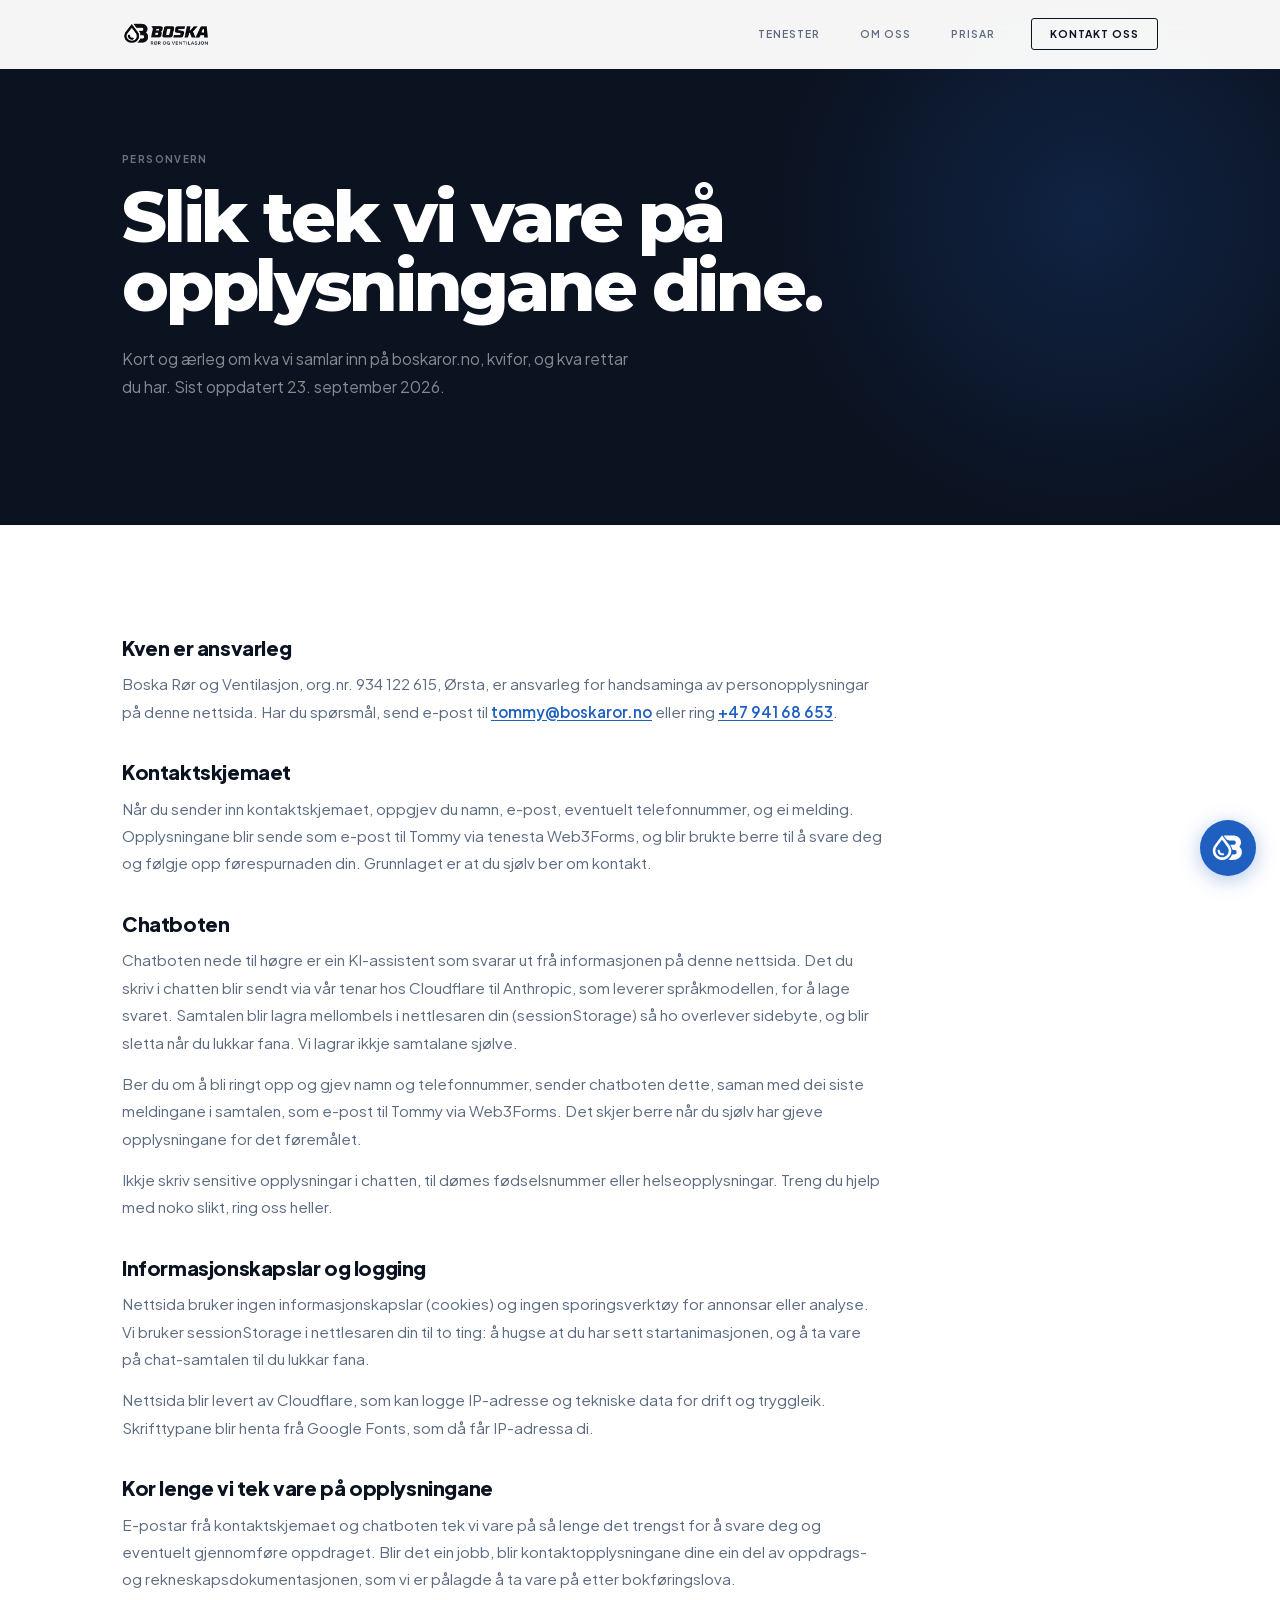
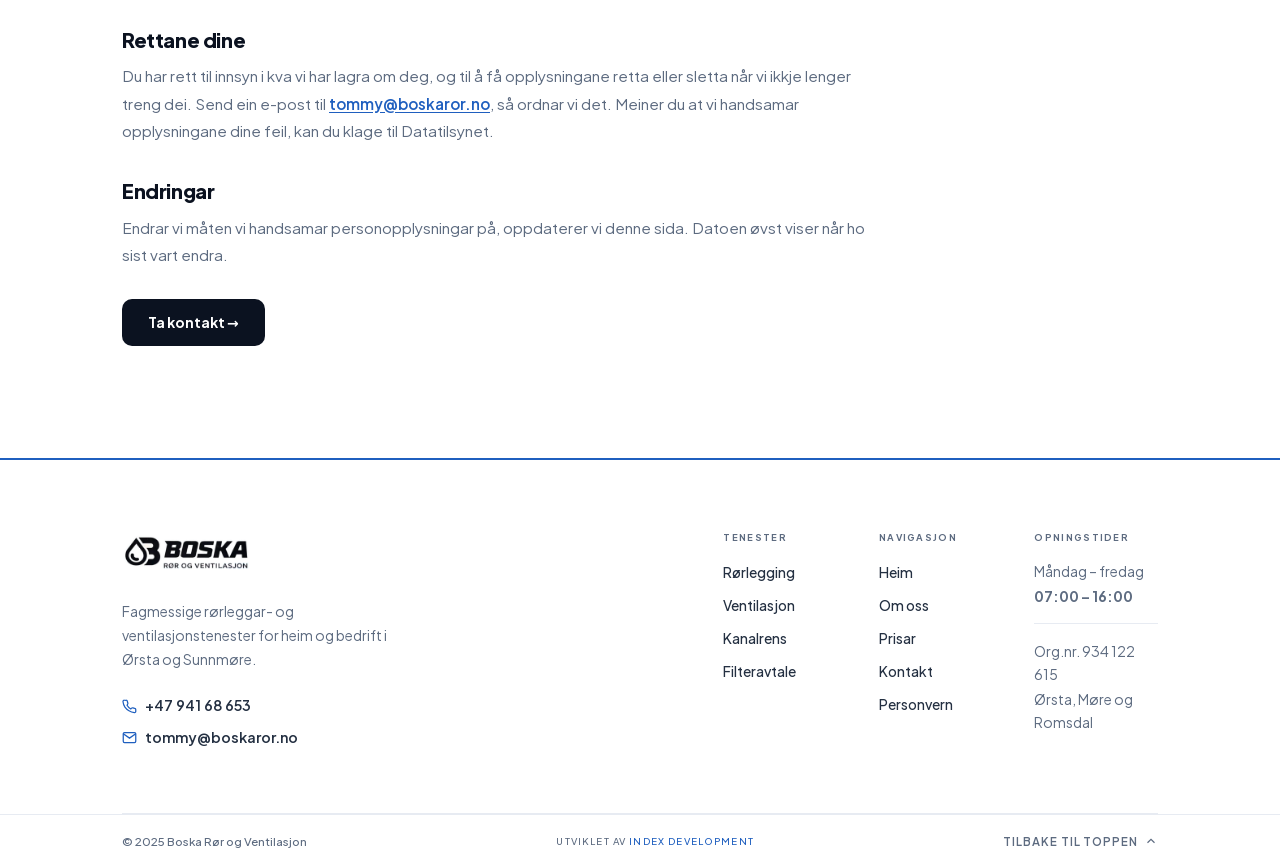
<file: personvern.html>
<!DOCTYPE html>
<html lang="nn-NO">
<head>
  <meta charset="UTF-8">
  <meta name="viewport" content="width=device-width, initial-scale=1.0, viewport-fit=cover">
  <title>Personvern – Boska Rør og Ventilasjon</title>
  <meta name="description" content="Korleis Boska Rør og Ventilasjon handsamar personopplysningar frå kontaktskjema, chatbot og nettsida boskaror.no.">
  <link rel="icon" href="/favicon.svg" type="image/svg+xml">
  <link rel="canonical" href="https://boskaror.no/personvern">
  <meta name="robots" content="index, follow">

  <link rel="preload" href="/fonter/montserrat-latin.woff2" as="font" type="font/woff2" crossorigin>
  <link rel="preload" href="/fonter/plus-jakarta-sans-latin.woff2" as="font" type="font/woff2" crossorigin>
  <link rel="stylesheet" href="/style.css">
  <link rel="stylesheet" href="/chatbot-widget.css" media="print" onload="this.media='all'">
  <noscript><link rel="stylesheet" href="/chatbot-widget.css"></noscript>
</head>
<body>
<!--email_off-->

  <!-- NAV -->
  <header class="nav-header">
    <div class="container">
      <a href="/" class="logo">
        <img src="/bilder/logo.webp" alt="Boska Rør og Ventilasjon" class="nav-logo-img" width="320" height="101">
      </a>
      <nav class="nav-links" aria-label="Hovudnavigasjon">
        <a href="/#tenester">Tenester</a>
        <a href="/#om">Om oss</a>
        <a href="/#prisar">Prisar</a>
        <a href="/#kontakt" class="nav-cta">Kontakt oss</a>
      </nav>
      <button class="hamburger" aria-label="Opne meny">
        <span></span><span></span><span></span>
      </button>
    </div>
  </header>
  <nav class="mobile-nav" aria-label="Mobilnavigasjon">
    <a href="/#tenester">Tenester</a>
    <a href="/#om">Om oss</a>
    <a href="/#prisar">Prisar</a>
    <a href="/#kontakt">Kontakt oss</a>
  </nav>

  <main id="topp">

    <section class="page-hero">
      <div class="container">
        <div class="page-hero-inner">
          <span class="section-label reveal">Personvern</span>
          <h1 class="reveal" style="--delay:.08s">Slik tek vi vare på opplysningane dine.</h1>
          <p class="reveal" style="--delay:.16s">Kort og ærleg om kva vi samlar inn på boskaror.no, kvifor, og kva rettar du har. Sist oppdatert 23. september 2026.</p>
        </div>
      </div>
    </section>

    <section class="content-section">
      <div class="container">
        <div class="legal-body">

          <h2>Kven er ansvarleg</h2>
          <p>Boska Rør og Ventilasjon, org.nr. 934 122 615, Ørsta, er ansvarleg for handsaminga av personopplysningar på denne nettsida. Har du spørsmål, send e-post til <a href="mailto:tommy@boskaror.no">tommy@boskaror.no</a> eller ring <a href="tel:+4794168653">+47 941 68 653</a>.</p>

          <h2>Kontaktskjemaet</h2>
          <p>Når du sender inn kontaktskjemaet, oppgjev du namn, e-post, eventuelt telefonnummer, og ei melding. Opplysningane blir sende som e-post til Tommy via tenesta Web3Forms, og blir brukte berre til å svare deg og følgje opp førespurnaden din. Grunnlaget er at du sjølv ber om kontakt.</p>

          <h2>Chatboten</h2>
          <p>Chatboten nede til høgre er ein KI-assistent som svarar ut frå informasjonen på denne nettsida. Det du skriv i chatten blir sendt via vår tenar hos Cloudflare til Anthropic, som leverer språkmodellen, for å lage svaret. Samtalen blir lagra mellombels i nettlesaren din (sessionStorage) så ho overlever sidebyte, og blir sletta når du lukkar fana. Vi lagrar ikkje samtalane sjølve.</p>
          <p>Ber du om å bli ringt opp og gjev namn og telefonnummer, sender chatboten dette, saman med dei siste meldingane i samtalen, som e-post til Tommy via Web3Forms. Det skjer berre når du sjølv har gjeve opplysningane for det føremålet.</p>
          <p>Ikkje skriv sensitive opplysningar i chatten, til dømes fødselsnummer eller helseopplysningar. Treng du hjelp med noko slikt, ring oss heller.</p>

          <h2>Informasjonskapslar og logging</h2>
          <p>Nettsida bruker ingen informasjonskapslar (cookies) og ingen sporingsverktøy for annonsar eller analyse. Vi bruker sessionStorage i nettlesaren din til to ting: å hugse at du har sett startanimasjonen, og å ta vare på chat-samtalen til du lukkar fana.</p>
          <p>Nettsida blir levert av Cloudflare, som kan logge IP-adresse og tekniske data for drift og tryggleik. Skrifttypane blir henta frå Google Fonts, som då får IP-adressa di.</p>

          <h2>Kor lenge vi tek vare på opplysningane</h2>
          <p>E-postar frå kontaktskjemaet og chatboten tek vi vare på så lenge det trengst for å svare deg og eventuelt gjennomføre oppdraget. Blir det ein jobb, blir kontaktopplysningane dine ein del av oppdrags- og rekneskapsdokumentasjonen, som vi er pålagde å ta vare på etter bokføringslova.</p>

          <h2>Rettane dine</h2>
          <p>Du har rett til innsyn i kva vi har lagra om deg, og til å få opplysningane retta eller sletta når vi ikkje lenger treng dei. Send ein e-post til <a href="mailto:tommy@boskaror.no">tommy@boskaror.no</a>, så ordnar vi det. Meiner du at vi handsamar opplysningane dine feil, kan du klage til Datatilsynet.</p>

          <h2>Endringar</h2>
          <p>Endrar vi måten vi handsamar personopplysningar på, oppdaterer vi denne sida. Datoen øvst viser når ho sist vart endra.</p>

          <a href="/#kontakt" class="btn-primary" style="margin-top:1rem">Ta kontakt →</a>
        </div>
      </div>
    </section>

  </main>

  <footer class="footer">
    <div class="container">
      <div class="footer-main">

        <div class="footer-brand">
          <a href="/" class="footer-logo-link">
            <img src="/bilder/logo.webp" alt="Boska Rør og Ventilasjon" class="footer-logo-img" width="320" height="101" loading="lazy" decoding="async">
          </a>
          <p class="footer-tagline">Fagmessige rørleggar- og ventilasjonstenester for heim og bedrift i Ørsta og Sunnmøre.</p>
          <div class="footer-contact-row">
            <a href="tel:+4794168653" class="footer-contact-link">
              <svg width="15" height="15" viewBox="0 0 24 24" fill="none" stroke="currentColor" stroke-width="2" aria-hidden="true"><path d="M22 16.92v3a2 2 0 0 1-2.18 2 19.79 19.79 0 0 1-8.63-3.07A19.5 19.5 0 0 1 4.69 13a19.79 19.79 0 0 1-3.07-8.67A2 2 0 0 1 3.62 2h3a2 2 0 0 1 2 1.72c.127.96.361 1.903.7 2.81a2 2 0 0 1-.45 2.11L8.09 9.91a16 16 0 0 0 6 6l1.27-1.27a2 2 0 0 1 2.11-.45c.907.339 1.85.573 2.81.7A2 2 0 0 1 22 16.92z"/></svg>
              +47 941 68 653
            </a>
            <a href="mailto:tommy@boskaror.no" class="footer-contact-link">
              <svg width="15" height="15" viewBox="0 0 24 24" fill="none" stroke="currentColor" stroke-width="2" aria-hidden="true"><path d="M4 4h16c1.1 0 2 .9 2 2v12c0 1.1-.9 2-2 2H4c-1.1 0-2-.9-2-2V6c0-1.1.9-2 2-2z"/><polyline points="22,6 12,13 2,6"/></svg>
              tommy@boskaror.no
            </a>
          </div>
        </div>

        <div class="footer-nav-cols">
          <nav class="footer-col" aria-label="Tenester">
            <h3>Tenester</h3>
            <a href="/#tenester">Rørlegging</a>
            <a href="/#tenester">Ventilasjon</a>
            <a href="/#prisar">Kanalrens</a>
            <a href="/#prisar">Filteravtale</a>
          </nav>
          <nav class="footer-col" aria-label="Navigasjon">
            <h3>Navigasjon</h3>
            <a href="/">Heim</a>
            <a href="/#om">Om oss</a>
            <a href="/#prisar">Prisar</a>
            <a href="/#kontakt">Kontakt</a>
            <a href="/personvern">Personvern</a>
          </nav>
          <div class="footer-col footer-col--info">
            <h3>Opningstider</h3>
            <p class="footer-hours">Måndag – fredag</p>
            <p class="footer-hours-time">07:00 – 16:00</p>
            <div class="footer-divider"></div>
            <p class="footer-org">Org.nr. 934 122 615</p>
            <address class="footer-address">Ørsta, Møre og Romsdal</address>
          </div>
        </div>

      </div>
    </div>

    <div class="footer-bottom">
      <div class="container">
        <span>© 2025 Boska Rør og Ventilasjon</span>
        <a href="https://indexdevelopment.no" target="_blank" rel="noopener" class="footer-dev-credit">Utviklet av <span>Index Development</span></a>
        <a href="#topp" class="footer-back-top">
          Tilbake til toppen
          <svg width="14" height="14" viewBox="0 0 24 24" fill="none" stroke="currentColor" stroke-width="2" aria-hidden="true"><polyline points="18 15 12 9 6 15"/></svg>
        </a>
      </div>
    </div>
  </footer>

  <a href="tel:+4794168653" class="floating-call" aria-label="Ring no, 941 68 653">
    <svg width="16" height="16" viewBox="0 0 24 24" fill="none" stroke="currentColor" stroke-width="2.5" aria-hidden="true">
      <path d="M22 16.92v3a2 2 0 0 1-2.18 2 19.79 19.79 0 0 1-8.63-3.07A19.5 19.5 0 0 1 4.69 13a19.79 19.79 0 0 1-3.07-8.67A2 2 0 0 1 3.62 2h3a2 2 0 0 1 2 1.72c.127.96.361 1.903.7 2.81a2 2 0 0 1-.45 2.11L8.09 9.91a16 16 0 0 0 6 6l1.27-1.27a2 2 0 0 1 2.11-.45c.907.339 1.85.573 2.81.7A2 2 0 0 1 22 16.92z"/>
    </svg>
    Ring no
  </a>

  <script src="/main.js" defer></script>
  <script src="/chatbot-widget.js" defer></script>
<!--/email_off-->
</body>
</html>
</file>
<file: style.css>
/* BOSKA RØR OG VENTILASJON */

/* Fontane ligg på boskaror.no (same filer som Google Fonts, latin + latin-ext) */
/* latin-ext */
@font-face {
  font-family: 'DM Serif Display';
  font-style: italic;
  font-weight: 400;
  font-display: swap;
  src: url(/fonter/dm-serif-display-italic-latin-ext.woff2) format('woff2');
  unicode-range: U+0100-02BA, U+02BD-02C5, U+02C7-02CC, U+02CE-02D7, U+02DD-02FF, U+0304, U+0308, U+0329, U+1D00-1DBF, U+1E00-1E9F, U+1EF2-1EFF, U+2020, U+20A0-20AB, U+20AD-20C4, U+2113, U+2C60-2C7F, U+A720-A7FF;
}
/* latin */
@font-face {
  font-family: 'DM Serif Display';
  font-style: italic;
  font-weight: 400;
  font-display: swap;
  src: url(/fonter/dm-serif-display-italic-latin.woff2) format('woff2');
  unicode-range: U+0000-00FF, U+0131, U+0152-0153, U+02BB-02BC, U+02C6, U+02DA, U+02DC, U+0304, U+0308, U+0329, U+2000-206F, U+20AC, U+2122, U+2191, U+2193, U+2212, U+2215, U+FEFF, U+FFFD;
}
/* latin-ext */
@font-face {
  font-family: 'DM Serif Display';
  font-style: normal;
  font-weight: 400;
  font-display: swap;
  src: url(/fonter/dm-serif-display-latin-ext.woff2) format('woff2');
  unicode-range: U+0100-02BA, U+02BD-02C5, U+02C7-02CC, U+02CE-02D7, U+02DD-02FF, U+0304, U+0308, U+0329, U+1D00-1DBF, U+1E00-1E9F, U+1EF2-1EFF, U+2020, U+20A0-20AB, U+20AD-20C4, U+2113, U+2C60-2C7F, U+A720-A7FF;
}
/* latin */
@font-face {
  font-family: 'DM Serif Display';
  font-style: normal;
  font-weight: 400;
  font-display: swap;
  src: url(/fonter/dm-serif-display-latin.woff2) format('woff2');
  unicode-range: U+0000-00FF, U+0131, U+0152-0153, U+02BB-02BC, U+02C6, U+02DA, U+02DC, U+0304, U+0308, U+0329, U+2000-206F, U+20AC, U+2122, U+2191, U+2193, U+2212, U+2215, U+FEFF, U+FFFD;
}
/* latin-ext */
@font-face {
  font-family: 'Montserrat';
  font-style: normal;
  font-weight: 700;
  font-display: swap;
  src: url(/fonter/montserrat-latin-ext.woff2) format('woff2');
  unicode-range: U+0100-02BA, U+02BD-02C5, U+02C7-02CC, U+02CE-02D7, U+02DD-02FF, U+0304, U+0308, U+0329, U+1D00-1DBF, U+1E00-1E9F, U+1EF2-1EFF, U+2020, U+20A0-20AB, U+20AD-20C4, U+2113, U+2C60-2C7F, U+A720-A7FF;
}
/* latin */
@font-face {
  font-family: 'Montserrat';
  font-style: normal;
  font-weight: 700;
  font-display: swap;
  src: url(/fonter/montserrat-latin.woff2) format('woff2');
  unicode-range: U+0000-00FF, U+0131, U+0152-0153, U+02BB-02BC, U+02C6, U+02DA, U+02DC, U+0304, U+0308, U+0329, U+2000-206F, U+20AC, U+2122, U+2191, U+2193, U+2212, U+2215, U+FEFF, U+FFFD;
}
/* latin-ext */
@font-face {
  font-family: 'Montserrat';
  font-style: normal;
  font-weight: 800;
  font-display: swap;
  src: url(/fonter/montserrat-latin-ext.woff2) format('woff2');
  unicode-range: U+0100-02BA, U+02BD-02C5, U+02C7-02CC, U+02CE-02D7, U+02DD-02FF, U+0304, U+0308, U+0329, U+1D00-1DBF, U+1E00-1E9F, U+1EF2-1EFF, U+2020, U+20A0-20AB, U+20AD-20C4, U+2113, U+2C60-2C7F, U+A720-A7FF;
}
/* latin */
@font-face {
  font-family: 'Montserrat';
  font-style: normal;
  font-weight: 800;
  font-display: swap;
  src: url(/fonter/montserrat-latin.woff2) format('woff2');
  unicode-range: U+0000-00FF, U+0131, U+0152-0153, U+02BB-02BC, U+02C6, U+02DA, U+02DC, U+0304, U+0308, U+0329, U+2000-206F, U+20AC, U+2122, U+2191, U+2193, U+2212, U+2215, U+FEFF, U+FFFD;
}
/* latin-ext */
@font-face {
  font-family: 'Plus Jakarta Sans';
  font-style: normal;
  font-weight: 400;
  font-display: swap;
  src: url(/fonter/plus-jakarta-sans-latin-ext.woff2) format('woff2');
  unicode-range: U+0100-02BA, U+02BD-02C5, U+02C7-02CC, U+02CE-02D7, U+02DD-02FF, U+0304, U+0308, U+0329, U+1D00-1DBF, U+1E00-1E9F, U+1EF2-1EFF, U+2020, U+20A0-20AB, U+20AD-20C4, U+2113, U+2C60-2C7F, U+A720-A7FF;
}
/* latin */
@font-face {
  font-family: 'Plus Jakarta Sans';
  font-style: normal;
  font-weight: 400;
  font-display: swap;
  src: url(/fonter/plus-jakarta-sans-latin.woff2) format('woff2');
  unicode-range: U+0000-00FF, U+0131, U+0152-0153, U+02BB-02BC, U+02C6, U+02DA, U+02DC, U+0304, U+0308, U+0329, U+2000-206F, U+20AC, U+2122, U+2191, U+2193, U+2212, U+2215, U+FEFF, U+FFFD;
}
/* latin-ext */
@font-face {
  font-family: 'Plus Jakarta Sans';
  font-style: normal;
  font-weight: 500;
  font-display: swap;
  src: url(/fonter/plus-jakarta-sans-latin-ext.woff2) format('woff2');
  unicode-range: U+0100-02BA, U+02BD-02C5, U+02C7-02CC, U+02CE-02D7, U+02DD-02FF, U+0304, U+0308, U+0329, U+1D00-1DBF, U+1E00-1E9F, U+1EF2-1EFF, U+2020, U+20A0-20AB, U+20AD-20C4, U+2113, U+2C60-2C7F, U+A720-A7FF;
}
/* latin */
@font-face {
  font-family: 'Plus Jakarta Sans';
  font-style: normal;
  font-weight: 500;
  font-display: swap;
  src: url(/fonter/plus-jakarta-sans-latin.woff2) format('woff2');
  unicode-range: U+0000-00FF, U+0131, U+0152-0153, U+02BB-02BC, U+02C6, U+02DA, U+02DC, U+0304, U+0308, U+0329, U+2000-206F, U+20AC, U+2122, U+2191, U+2193, U+2212, U+2215, U+FEFF, U+FFFD;
}
/* latin-ext */
@font-face {
  font-family: 'Plus Jakarta Sans';
  font-style: normal;
  font-weight: 600;
  font-display: swap;
  src: url(/fonter/plus-jakarta-sans-latin-ext.woff2) format('woff2');
  unicode-range: U+0100-02BA, U+02BD-02C5, U+02C7-02CC, U+02CE-02D7, U+02DD-02FF, U+0304, U+0308, U+0329, U+1D00-1DBF, U+1E00-1E9F, U+1EF2-1EFF, U+2020, U+20A0-20AB, U+20AD-20C4, U+2113, U+2C60-2C7F, U+A720-A7FF;
}
/* latin */
@font-face {
  font-family: 'Plus Jakarta Sans';
  font-style: normal;
  font-weight: 600;
  font-display: swap;
  src: url(/fonter/plus-jakarta-sans-latin.woff2) format('woff2');
  unicode-range: U+0000-00FF, U+0131, U+0152-0153, U+02BB-02BC, U+02C6, U+02DA, U+02DC, U+0304, U+0308, U+0329, U+2000-206F, U+20AC, U+2122, U+2191, U+2193, U+2212, U+2215, U+FEFF, U+FFFD;
}
/* latin-ext */
@font-face {
  font-family: 'Plus Jakarta Sans';
  font-style: normal;
  font-weight: 700;
  font-display: swap;
  src: url(/fonter/plus-jakarta-sans-latin-ext.woff2) format('woff2');
  unicode-range: U+0100-02BA, U+02BD-02C5, U+02C7-02CC, U+02CE-02D7, U+02DD-02FF, U+0304, U+0308, U+0329, U+1D00-1DBF, U+1E00-1E9F, U+1EF2-1EFF, U+2020, U+20A0-20AB, U+20AD-20C4, U+2113, U+2C60-2C7F, U+A720-A7FF;
}
/* latin */
@font-face {
  font-family: 'Plus Jakarta Sans';
  font-style: normal;
  font-weight: 700;
  font-display: swap;
  src: url(/fonter/plus-jakarta-sans-latin.woff2) format('woff2');
  unicode-range: U+0000-00FF, U+0131, U+0152-0153, U+02BB-02BC, U+02C6, U+02DA, U+02DC, U+0304, U+0308, U+0329, U+2000-206F, U+20AC, U+2122, U+2191, U+2193, U+2212, U+2215, U+FEFF, U+FFFD;
}
/* latin-ext */
@font-face {
  font-family: 'Plus Jakarta Sans';
  font-style: normal;
  font-weight: 800;
  font-display: swap;
  src: url(/fonter/plus-jakarta-sans-latin-ext.woff2) format('woff2');
  unicode-range: U+0100-02BA, U+02BD-02C5, U+02C7-02CC, U+02CE-02D7, U+02DD-02FF, U+0304, U+0308, U+0329, U+1D00-1DBF, U+1E00-1E9F, U+1EF2-1EFF, U+2020, U+20A0-20AB, U+20AD-20C4, U+2113, U+2C60-2C7F, U+A720-A7FF;
}
/* latin */
@font-face {
  font-family: 'Plus Jakarta Sans';
  font-style: normal;
  font-weight: 800;
  font-display: swap;
  src: url(/fonter/plus-jakarta-sans-latin.woff2) format('woff2');
  unicode-range: U+0000-00FF, U+0131, U+0152-0153, U+02BB-02BC, U+02C6, U+02DA, U+02DC, U+0304, U+0308, U+0329, U+2000-206F, U+20AC, U+2122, U+2191, U+2193, U+2212, U+2215, U+FEFF, U+FFFD;
}


*,*::before,*::after{box-sizing:border-box;margin:0;padding:0}
html{font-size:16px;scroll-behavior:smooth;-webkit-text-size-adjust:100%;overflow-x:hidden}
img{display:block;max-width:100%;height:auto}
a{color:inherit;text-decoration:none}
address{font-style:normal}
ul,ol{list-style:none}
button{font-family:inherit;cursor:pointer}

:root {
  --c-primary:      #1f5fbf;
  --c-primary-deep: #0e3d80;
  --c-primary-soft: #e8f0fc;
  --c-ink:          #0b1220;
  --c-ink-2:        #243042;
  --c-muted:        #5d6b80;
  --c-line:         #e7ebf2;
  --c-surface:      #ffffff;
  --c-tint:         #f5f7fb;
  --font: "Plus Jakarta Sans", system-ui, -apple-system, sans-serif;
  --font-display: "DM Serif Display", Georgia, serif;
  --radius-lg: 22px;
  --radius-md: 14px;
  --radius-sm: 10px;
  --max-w: 1100px;
  --delay: 0s;
}

body {
  font-family: var(--font);
  background: var(--c-surface);
  color: var(--c-ink);
  line-height: 1.5;
  overflow-x: hidden;
}

h1,h2,h3,h4 {
  font-weight: 800;
  line-height: 1.08;
  letter-spacing: -0.03em;
  color: var(--c-ink);
}

.container {
  max-width: var(--max-w);
  margin: 0 auto;
  padding: 0 2rem;
}

/* === REVEAL === */
.reveal {
  opacity: 0;
  transform: translateY(28px);
  will-change: transform, opacity;
  transition: opacity .9s cubic-bezier(.22,1,.36,1) var(--delay),
              transform .9s cubic-bezier(.22,1,.36,1) var(--delay);
}
.reveal.in { opacity: 1; transform: none; }

/* Heroen kjem inn med CSS i staden for å vente på main.js (same rørsle, men
   tittelen blir teikna med ein gong, så LCP ikkje ventar på JavaScript). */
.hero .reveal { animation: heroReveal .9s cubic-bezier(.22,1,.36,1) calc(var(--delay) + 60ms) both; }
.hero .hero-tagline.reveal { animation-delay: calc(var(--delay) + 150ms); }
.hero .hero-cta-actions.reveal { animation-delay: calc(var(--delay) + 240ms); }
@keyframes heroReveal { from { opacity: 0; transform: translateY(28px); } to { opacity: 1; transform: none; } }

.reveal.from-left  { transform: translateX(-48px); }
.reveal.from-right { transform: translateX(48px); }
.reveal.scale-up   { transform: scale(0.93) translateY(18px); }
.reveal.big-up     { transform: translateY(70px); }

.testimonial-section .reveal,
.cta-section .reveal { transition-duration: 1.1s; }

/* Image hover zoom */
.split-stats-img img,
.team-img-wrap img,
.content-img img,
.hero-img-wrap img {
  transition: transform 1s cubic-bezier(.22,1,.36,1);
}
.split-stats-img:hover img,
.content-img:hover img { transform: scale(1.05); }
.team-img-wrap:hover img { transform: scale(1.05); }

/* === NAV === */
.nav-header {
  position: fixed; top: 0; left: 0; right: 0; z-index: 100;
  background: rgba(255,255,255,.96);
  backdrop-filter: blur(20px);
  -webkit-backdrop-filter: blur(20px);
  border-bottom: 1px solid transparent;
  transition: border-color .3s, box-shadow .3s;
}
.nav-header.scrolled {
  border-bottom-color: var(--c-line);
  box-shadow: 0 1px 24px rgba(0,0,0,.04);
}
.nav-header .container {
  display: flex; align-items: center;
  justify-content: space-between;
  height: 68px;
}

.logo { display: flex; align-items: center; }
.nav-logo-img { height: 28px; width: auto; display: block; }

.nav-links { display: flex; align-items: center; gap: 0; }
.nav-links a {
  font-size: .65rem;
  font-weight: 600;
  letter-spacing: .1em;
  text-transform: uppercase;
  color: var(--c-muted);
  padding: .5rem 1.25rem;
  position: relative;
  transition: color .2s;
}
.nav-links a::after {
  content: '';
  position: absolute;
  bottom: 0; left: 1.25rem; right: 1.25rem;
  height: 1px;
  background: var(--c-ink);
  transform: scaleX(0);
  transform-origin: left;
  transition: transform .25s cubic-bezier(.16,1,.3,1);
}
.nav-links a:hover { color: var(--c-ink); }
.nav-links a:hover::after { transform: scaleX(1); }

.nav-cta {
  font-size: .65rem !important;
  font-weight: 700 !important;
  letter-spacing: .1em !important;
  text-transform: uppercase !important;
  color: var(--c-ink) !important;
  background: transparent !important;
  border: 1.5px solid var(--c-ink) !important;
  padding: .45rem 1.1rem !important;
  border-radius: 3px !important;
  margin-left: 1rem;
  transition: background .2s, color .2s !important;
}
.nav-cta::after { display: none !important; }
.nav-cta:hover {
  background: var(--c-ink) !important;
  color: #fff !important;
  transform: none !important;
}

.hamburger {
  display: none; flex-direction: column; gap: 5px;
  background: none; border: none; padding: 4px;
}
.hamburger span {
  display: block; width: 22px; height: 1.5px;
  background: var(--c-ink);
  transition: transform .28s, opacity .28s;
}
.hamburger.open span:nth-child(1) { transform: translateY(6.5px) rotate(45deg); }
.hamburger.open span:nth-child(2) { opacity: 0; }
.hamburger.open span:nth-child(3) { transform: translateY(-6.5px) rotate(-45deg); }

.mobile-nav {
  display: none; position: fixed;
  top: 64px; left: 0; right: 0;
  background: var(--c-surface);
  border-bottom: 1px solid var(--c-line);
  padding: 1.5rem 2rem; z-index: 99;
  flex-direction: column;
  opacity: 0; transform: translateY(-8px);
  transition: opacity .25s, transform .25s;
  pointer-events: none;
}
.mobile-nav.open { display: flex; opacity: 1; transform: none; pointer-events: all; }
.mobile-nav a {
  font-size: .95rem; font-weight: 600; color: var(--c-ink);
  padding: .875rem 0; border-bottom: 1px solid var(--c-line);
}
.mobile-nav a:last-child { border-bottom: none; }

/* === HERO === */
.hero {
  min-height: 100svh;
  padding-top: 64px;
  display: grid;
  grid-template-rows: auto 1fr auto;
  background: var(--c-ink);
  position: sticky;
  top: 0;
  z-index: 0;
}
.hero-bg {
  position: absolute; inset: 0; z-index: 0;
  pointer-events: none;
}
.hero-bg picture { display: contents; }
.hero-bg img {
  width: 100%; height: 100%;
  object-fit: cover; object-position: right 18%;
  opacity: 1; display: block;
  transform: scale(1.65);
  transform-origin: 78% 18%;
}
.hero::before {
  content: '';
  position: absolute; inset: 0; z-index: 1;
  background: linear-gradient(
    to right,
    rgba(0,0,0,0.78) 0%,
    rgba(0,0,0,0.68) 38%,
    rgba(0,0,0,0.28) 65%,
    rgba(0,0,0,0.10) 100%
  );
  pointer-events: none;
}
.hero-particles {
  position: absolute; inset: 0; z-index: 1;
  pointer-events: none;
}
.hero-meta-bar, .hero-content, .hero-cta-bar { position: relative; z-index: 2; }

/* Sections that slide over the sticky hero */
main > *:not(.hero) {
  position: relative;
  z-index: 1;
  background: #fff;
}
main > .steps-section,
main > .page-hero,
main > .cta-section,
main > .rorlegger-hero,
main > .utleie-hero,
main > .kontakt-hero,
main > .utleie-process-section {
  background: var(--c-ink);
}
main > .ventilasjon-hero {
  background: #060f1f;
}
.split-stats-section {
  box-shadow: 0 -16px 48px rgba(0,0,0,.07);
  border-radius: var(--radius-lg) var(--radius-lg) 0 0;
}
.hero-meta-bar { border-bottom: 1px solid rgba(255,255,255,0.15); }
.hero-meta-bar .container {
  display: flex; justify-content: space-between; align-items: center;
  padding-top: .85rem; padding-bottom: .85rem;
  font-size: .6rem; font-weight: 600; letter-spacing: .12em; text-transform: uppercase; color: rgba(255,255,255,0.6);
}
.hero-content { display: grid; }
.hero-left {
  display: flex; flex-direction: column; justify-content: flex-end;
  padding: 5rem 2rem 5rem max(2rem, calc((100vw - var(--max-w)) / 2));
  max-width: calc(var(--max-w) + 4rem);
  margin: 0 auto;
  width: 100%;
}
.hero-title {
  font-family: 'Montserrat', 'Inter', 'Helvetica', sans-serif;
  font-size: clamp(4rem, 9vw, 11rem);
  font-weight: 800;
  letter-spacing: -.025em;
  line-height: .9;
  color: #ffffff;
}
.hero-title em {
  font-style: italic;
  color: var(--c-primary);
}
.hero-tagline {
  font-size: .9rem; color: rgba(255,255,255,0.82);
  line-height: 1.72; max-width: 420px;
  padding-top: 1.75rem; margin-top: 2.5rem;
  border-top: 1px solid rgba(255,255,255,0.15);
}
.hero-cta-bar { border-top: 1px solid rgba(255,255,255,0.15); }
.hero-cta-bar .container {
  display: flex; justify-content: space-between; align-items: center;
  padding-top: 1.125rem; padding-bottom: 1.125rem;
}
.hero-cta-label {
  font-size: .6rem; font-weight: 600; letter-spacing: .12em;
  text-transform: uppercase; color: rgba(255,255,255,0.55);
}
.hero .btn-primary {
  background: var(--c-primary);
}
.hero .btn-primary:hover {
  background: var(--c-primary-deep);
  box-shadow: 0 4px 20px rgba(31,95,191,.45);
}
.hero .btn-ghost {
  color: #fff;
  border-color: rgba(255,255,255,0.35);
}
.hero .btn-ghost:hover {
  border-color: rgba(255,255,255,0.7);
  color: #fff;
}
.hero-cta-actions { display: flex; align-items: center; gap: .875rem; }

.btn-primary {
  display: inline-flex; align-items: center; gap: .5rem;
  padding: .825rem 1.625rem;
  font-size: .875rem; font-weight: 700; font-family: var(--font);
  background: var(--c-ink); color: #fff;
  border: none; border-radius: var(--radius-sm);
  cursor: pointer; text-decoration: none;
  transition: background .35s cubic-bezier(.22,1,.36,1),
              transform .35s cubic-bezier(.22,1,.36,1),
              box-shadow .35s cubic-bezier(.22,1,.36,1);
}
.btn-primary:hover {
  background: var(--c-ink-2);
  transform: translateY(-2px);
  box-shadow: 0 6px 20px rgba(0,0,0,.2);
}

.btn-ghost {
  display: inline-flex; align-items: center; gap: .5rem;
  padding: .825rem 1.625rem;
  font-size: .875rem; font-weight: 600; font-family: var(--font);
  background: transparent; color: var(--c-ink);
  border: 1.5px solid var(--c-line); border-radius: var(--radius-sm);
  cursor: pointer; text-decoration: none;
  transition: border-color .35s cubic-bezier(.22,1,.36,1),
              color .35s, background .35s;
}
.btn-ghost:hover { border-color: var(--c-ink-2); color: var(--c-ink); }

/* === TRUST BAR === */
.trust-bar {
  border-top: 1px solid var(--c-line);
  border-bottom: 1px solid var(--c-line);
}
.trust-bar .container { display: flex; align-items: stretch; }
.trust-item { flex: 1; padding: 1.625rem 2rem; border-right: 1px solid var(--c-line); }
.trust-item:last-child { border-right: none; }
.trust-label {
  font-size: .6rem; font-weight: 700;
  letter-spacing: .12em; text-transform: uppercase;
  color: var(--c-muted); margin-bottom: .3rem;
}
.trust-value { font-size: .9rem; font-weight: 700; color: var(--c-ink); }
.trust-value a { transition: color .2s; }
.trust-value a:hover { color: var(--c-primary); }

/* === SPLIT STATS === */
.split-stats-section {
  padding: 5rem 0 0;
}
.split-stats-top {
  display: grid;
  grid-template-columns: 1fr 38%;
  gap: 4rem;
  align-items: center;
  padding-bottom: 4rem;
}
.split-headline {
  font-size: clamp(1.25rem, 2.2vw, 1.875rem);
  font-weight: 700;
  letter-spacing: -.025em;
  line-height: 1.35;
  margin-bottom: 0;
}
.split-dark { color: var(--c-ink); }
.split-muted { color: var(--c-muted); font-weight: 500; }

/* Blue decorative shadow behind images */
.img-shadow-wrap {
  position: relative;
}
.img-shadow-wrap::before {
  content: '';
  position: absolute;
  top: -16px; right: -16px;
  width: 100%; height: 100%;
  background: var(--c-primary);
  border-radius: var(--radius-lg);
  z-index: 0;
}
.img-shadow-wrap > * {
  position: relative;
  z-index: 1;
}

.split-stats-img {
  border-radius: var(--radius-lg);
  overflow: hidden;
  aspect-ratio: 1;
  box-shadow: 0 16px 48px rgba(11,18,32,.1);
  background: #fff;
}
.split-stats-img img {
  width: 100%; height: 100%;
  object-fit: contain; object-position: center;
}

.split-stats-bar {
  display: grid;
  grid-template-columns: repeat(3, 1fr);
  border-top: none;
}
.stat-item {
  padding: 2.5rem 0 2.5rem;
  border-right: 1px solid var(--c-line);
  padding-right: 2.5rem;
  padding-left: .25rem;
}
.stat-item:last-child { border-right: none; padding-right: 0; }
.stat-item + .stat-item { padding-left: 2.5rem; }
.stat-num {
  display: block;
  font-family: var(--font-display);
  font-size: clamp(2.5rem, 5vw, 4.5rem);
  font-weight: 400;
  letter-spacing: -.03em;
  line-height: 1;
  color: var(--c-ink);
  margin-bottom: 1rem;
}
.stat-desc {
  font-size: .85rem;
  color: var(--c-muted);
  line-height: 1.65;
  max-width: 260px;
}

/* === SERVICES === */
.services-section { padding: 6rem 0; background: var(--c-tint); }

/* Two-column service cards (no utleie) */
.service-cards--two {
  grid-template-columns: repeat(2, 1fr);
  max-width: 860px;
  margin: 0 auto;
}

/* === SERVICE PHOTO CARDS === */
.services-section { padding-bottom: 0; }
.service-photo-grid {
  display: grid;
  grid-template-columns: 1fr 1fr;
  margin-top: 3rem;
  gap: 0;
}
.service-photo-card {
  position: relative;
  min-height: 620px;
  display: flex;
  flex-direction: column;
  justify-content: flex-end;
  overflow: hidden;
  text-decoration: none;
  color: #fff;
  cursor: pointer;
}
.spc-img {
  position: absolute;
  inset: 0;
  z-index: 0;
}
.spc-img img {
  width: 100%; height: 100%;
  object-fit: cover;
  object-position: center 15%;
  display: block;
  transition: transform 1.1s cubic-bezier(.22,1,.36,1);
  will-change: transform;
}
.service-photo-card:hover .spc-img img {
  transform: scale(1.06);
}
.spc-overlay {
  position: absolute;
  inset: 0;
  z-index: 1;
  background: linear-gradient(
    to top,
    rgba(5,10,20,.92) 0%,
    rgba(5,10,20,.55) 45%,
    rgba(5,10,20,.2) 100%
  );
  transition: background .6s ease;
}
.service-photo-card:hover .spc-overlay {
  background: linear-gradient(
    to top,
    rgba(5,10,20,.96) 0%,
    rgba(5,10,20,.6) 45%,
    rgba(5,10,20,.28) 100%
  );
}
.spc-content {
  position: relative;
  z-index: 2;
  padding: 3.5rem max(2.5rem, calc((100vw - var(--max-w)) / 2 + 2.5rem)) 3.5rem;
}
.service-photo-card:last-child .spc-content {
  padding-left: max(2.5rem, calc((100vw - var(--max-w)) / 4));
}
.spc-num {
  display: block;
  font-family: 'Montserrat', var(--font), sans-serif;
  font-size: .7rem; font-weight: 800;
  letter-spacing: .18em; text-transform: uppercase;
  color: var(--c-primary);
  margin-bottom: .875rem;
}
.spc-title {
  font-family: 'Montserrat', var(--font), sans-serif;
  font-size: clamp(2.5rem, 4vw, 4rem);
  font-weight: 800;
  letter-spacing: -.045em;
  line-height: .95;
  color: #fff;
  margin-bottom: 1.125rem;
}
.spc-desc {
  font-size: .9rem;
  color: rgba(255,255,255,.6);
  line-height: 1.72;
  max-width: 380px;
  margin-bottom: 1.5rem;
  transition: color .4s;
}
.service-photo-card:hover .spc-desc { color: rgba(255,255,255,.75); }
.spc-list {
  list-style: none;
  display: flex; flex-direction: column; gap: .4rem;
  margin-bottom: 2rem;
}
.spc-list li {
  display: flex; align-items: center; gap: .625rem;
  font-size: .825rem;
  color: rgba(255,255,255,.5);
  transition: color .4s;
}
.service-photo-card:hover .spc-list li { color: rgba(255,255,255,.72); }
.spc-list li::before {
  content: '—';
  color: var(--c-primary);
  font-size: .7rem;
  flex-shrink: 0;
}
.spc-cta {
  display: inline-flex; align-items: center; gap: .5rem;
  font-size: .825rem; font-weight: 700;
  color: #fff;
  padding: .75rem 1.5rem;
  border: 1.5px solid rgba(255,255,255,.3);
  border-radius: var(--radius-sm);
  transition: background .35s cubic-bezier(.22,1,.36,1),
              border-color .35s, gap .3s;
}
.service-photo-card:hover .spc-cta {
  background: rgba(255,255,255,.12);
  border-color: rgba(255,255,255,.6);
  gap: .875rem;
}

@media (max-width: 900px) {
  .service-photo-grid { grid-template-columns: 1fr; }
  .service-photo-card { min-height: 480px; }
  .spc-content,
  .service-photo-card:last-child .spc-content {
    padding: 2.5rem 1.5rem;
  }
}

/* === WHY SECTION === */
.why-section { padding: 7rem 0; background: var(--c-tint); }
.why-header { margin-bottom: 3rem; }
.why-grid {
  display: grid;
  grid-template-columns: repeat(4, 1fr);
  gap: 1.5rem;
}
.why-card {
  background: #fff;
  border: 1px solid var(--c-line);
  border-radius: var(--radius-lg);
  padding: 2.25rem 2rem;
  transition: box-shadow .25s, border-color .25s, transform .25s;
}
.why-card:hover {
  border-color: rgba(31,95,191,.2);
  box-shadow: 0 8px 32px rgba(11,18,32,.07);
  transform: translateY(-3px);
}
.why-icon {
  width: 48px; height: 48px;
  background: var(--c-primary-soft);
  border-radius: var(--radius-md);
  display: flex; align-items: center; justify-content: center;
  color: var(--c-primary);
  margin-bottom: 1.5rem;
  flex-shrink: 0;
}
.why-card h3 {
  font-size: 1rem; font-weight: 700;
  letter-spacing: -.02em; color: var(--c-ink);
  margin-bottom: .625rem; line-height: 1.2;
}
.why-card p { font-size: .85rem; color: var(--c-muted); line-height: 1.7; }

@media (max-width: 1100px) {
  .why-grid { grid-template-columns: repeat(2, 1fr); }
}
@media (max-width: 768px) {
  .why-section { padding: 4rem 0; }
  .why-grid { grid-template-columns: 1fr 1fr; gap: 1rem; }
}
@media (max-width: 480px) {
  .why-grid { grid-template-columns: 1fr; }
}

/* === FILTERAVTALE BANNER === */
.filter-banner-section { padding: 5rem 0; background: #fff; }
.filter-banner {
  display: grid;
  grid-template-columns: auto 1fr auto;
  gap: 3rem;
  align-items: center;
  background: var(--c-primary-soft);
  border: 1px solid rgba(31,95,191,.18);
  border-radius: var(--radius-lg);
  padding: 3.5rem 4rem;
}
.filter-banner-body h3.filter-banner-title {
  font-size: clamp(1.5rem, 2.5vw, 2rem);
  font-weight: 800;
  letter-spacing: -.035em;
  color: var(--c-ink);
  margin-bottom: .75rem;
  line-height: 1.1;
}
.filter-banner-body > p {
  font-size: .9rem;
  color: var(--c-muted);
  line-height: 1.72;
  max-width: 460px;
  margin-bottom: 1.25rem;
}
.filter-banner-list {
  list-style: none;
  display: flex; flex-direction: column; gap: .4rem;
}
.filter-banner-list li {
  display: flex; align-items: center; gap: .625rem;
  font-size: .825rem; color: var(--c-ink-2);
}
.filter-banner-list li::before {
  content: '';
  width: 16px; height: 16px; flex-shrink: 0;
  background-image: url("data:image/svg+xml,%3Csvg xmlns='http://www.w3.org/2000/svg' width='16' height='16' viewBox='0 0 16 16'%3E%3Ccircle cx='8' cy='8' r='8' fill='%231f5fbf'/%3E%3Cpolyline points='4.5,8.5 7,11 11.5,5.5' stroke='white' stroke-width='1.5' fill='none' stroke-linecap='round' stroke-linejoin='round'/%3E%3C/svg%3E");
}
.filter-banner-price {
  text-align: center;
  flex-shrink: 0;
  min-width: 180px;
}
.fbp-amount {
  font-family: 'Montserrat', var(--font), sans-serif;
  font-size: 3.5rem; font-weight: 800;
  letter-spacing: -.05em; line-height: 1;
  color: var(--c-primary);
}
.fbp-dash { font-size: 2rem; }
.fbp-unit {
  font-size: .75rem; font-weight: 700;
  color: var(--c-muted); letter-spacing: .06em;
  text-transform: uppercase; margin-top: .25rem;
}
.fbp-note { font-size: .7rem; color: var(--c-muted); margin-top: .25rem; }

@media (max-width: 1100px) {
  .filter-banner { grid-template-columns: 1fr auto; padding: 2.5rem 2.5rem; }
  .filter-banner-img { display: none; }
}
@media (max-width: 768px) {
  .filter-banner { grid-template-columns: 1fr; gap: 2rem; padding: 2rem 1.75rem; text-align: center; }
  .filter-banner-list li { justify-content: center; }
  .filter-banner-body > p { max-width: 100%; }
  .filter-banner-price min-width { min-width: unset; }
  .filter-banner-section { padding: 3rem 0; }
}

.section-label {
  display: block; font-size: .62rem; font-weight: 700;
  letter-spacing: .14em; text-transform: uppercase;
  color: var(--c-muted); margin-bottom: 1rem;
}
.section-title {
  font-size: clamp(1.75rem, 3vw, 2.75rem);
  font-weight: 800; letter-spacing: -.035em; line-height: 1.1;
  margin-bottom: .75rem;
}
.section-sub {
  font-size: .95rem; color: var(--c-muted);
  line-height: 1.72; max-width: 520px;
}
.services-header { margin-bottom: 2.5rem; }
.services-header--center {
  text-align: center;
  max-width: 680px;
  margin-left: auto; margin-right: auto;
  margin-bottom: 3.5rem;
}
.services-header--center .section-sub { max-width: 100%; }

/* Service cards */
.service-cards {
  display: grid;
  grid-template-columns: repeat(3, 1fr);
  gap: 1.25rem;
}
.service-card {
  background: #fff;
  border: 1px solid var(--c-line);
  border-radius: var(--radius-lg);
  padding: 2.5rem 2.25rem;
  display: flex; flex-direction: column;
  transition: box-shadow .25s, border-color .25s;
}
.service-card:hover {
  border-color: rgba(31,95,191,.2);
  box-shadow: 0 8px 32px rgba(11,18,32,.07);
}
.service-card-icon {
  width: 52px; height: 52px;
  background: var(--c-primary-soft);
  border-radius: var(--radius-md);
  display: flex; align-items: center; justify-content: center;
  color: var(--c-primary);
  margin-bottom: 1.75rem; flex-shrink: 0;
}
.service-card h3 {
  font-size: 1.2rem; font-weight: 700;
  letter-spacing: -.02em; color: var(--c-ink);
  margin-bottom: .75rem; line-height: 1.2;
}
.service-card > p {
  font-size: .875rem; color: var(--c-muted);
  line-height: 1.72; margin-bottom: 1.5rem;
}
.service-checklist {
  list-style: none;
  display: flex; flex-direction: column;
  margin-bottom: 2rem; flex: 1;
}
.service-checklist li {
  display: flex; align-items: center; gap: .625rem;
  font-size: .825rem; color: var(--c-muted);
  padding: .35rem 0;
}
.service-checklist li::before {
  content: '';
  display: block; width: 16px; height: 16px; flex-shrink: 0;
  background-image: url("data:image/svg+xml,%3Csvg xmlns='http://www.w3.org/2000/svg' width='16' height='16' viewBox='0 0 16 16'%3E%3Ccircle cx='8' cy='8' r='8' fill='%23e8f0fc'/%3E%3Cpolyline points='4.5,8.5 7,11 11.5,5.5' stroke='%231f5fbf' stroke-width='1.5' fill='none' stroke-linecap='round' stroke-linejoin='round'/%3E%3C/svg%3E");
  background-repeat: no-repeat; background-size: 16px;
}
.service-link {
  display: inline-flex; align-items: center; gap: .375rem;
  font-size: .85rem; font-weight: 600;
  color: var(--c-primary); text-decoration: none;
  margin-top: auto;
  transition: gap .2s;
}
.service-link:hover { gap: .6rem; }

.services-list { border-top: 1px solid var(--c-line); }

.service-row {
  display: grid;
  grid-template-columns: 72px 1fr auto;
  align-items: center;
  gap: 2rem;
  padding: 2rem 0;
  border-bottom: 1px solid var(--c-line);
  color: inherit; text-decoration: none;
  transition: padding .25s ease, background .25s ease, margin .25s ease;
}
.service-row:hover {
  background: var(--c-tint);
  padding-left: .875rem; padding-right: .875rem;
  margin: 0 -.875rem;
}
.service-num {
  font-family: var(--font-display);
  font-size: 2.25rem; font-weight: 400; font-style: italic;
  color: var(--c-line); line-height: 1; flex-shrink: 0;
}
.service-name {
  font-size: clamp(1.25rem, 2.2vw, 1.875rem);
  font-weight: 700; letter-spacing: -.025em;
  color: var(--c-ink); margin-bottom: .375rem;
  line-height: 1.15;
  display: flex; align-items: center; gap: .75rem; flex-wrap: wrap;
}
.service-tag {
  font-size: .55rem; font-weight: 700; letter-spacing: .1em; text-transform: uppercase;
  color: var(--c-muted); border: 1px solid var(--c-line);
  padding: .25rem .6rem; border-radius: 3px;
  vertical-align: middle;
}
.service-desc {
  font-size: .875rem; color: var(--c-muted);
  line-height: 1.6; max-width: 560px;
}
.service-arrow {
  font-size: 1.125rem; color: var(--c-muted); flex-shrink: 0;
  transition: transform .25s ease, color .25s ease;
}
.service-row:hover .service-arrow { transform: translate(4px,-4px); color: var(--c-ink); }

/* === PRICELIST SECTION === */
.pricelist-inner {
  display: grid; grid-template-columns: 1fr 0.55fr;
  gap: 5rem; align-items: center;
}
.pricelist-img {
  border-radius: var(--radius-lg); overflow: hidden;
  box-shadow: 0 20px 60px rgba(11,18,32,.12);
}
.pricelist-img img { width: 100%; height: auto; display: block; }

/* === TEAM SECTION === */
.team-section { padding: 7rem 0; }
.tint-section {
  background: #fff;
}
.team-inner {
  display: grid; grid-template-columns: 1.2fr 1fr;
  gap: 5rem; align-items: center;
}
.team-img-wrap {
  border-radius: var(--radius-lg); overflow: hidden;
  aspect-ratio: 3/2;
  box-shadow: 0 16px 50px rgba(11,18,32,.08);
}
.team-img-wrap img { width: 100%; height: 100%; object-fit: cover; object-position: center; }
.team-text .section-label { display: block; margin-bottom: .875rem; }
.team-text h2 {
  font-size: clamp(1.75rem, 3vw, 2.75rem);
  font-weight: 800; letter-spacing: -.035em; margin-bottom: 1.125rem;
}
.team-text p { font-size: .925rem; color: var(--c-muted); line-height: 1.8; margin-bottom: .75rem; }

/* === TESTIMONIAL === */
.testimonial-section {
  background: #fff; padding: 4rem 0;
}
.testimonial-inner { max-width: 760px; margin: 0 auto; text-align: center; }
/* Karusell: alle omtalane ligg i same rutenettcelle, så høgda blir
   den høgaste og ingenting hoppar når ein byter. */
.t-carousel {
  display: grid; grid-template-columns: auto 1fr auto;
  align-items: center; gap: 1.5rem;
  max-width: 920px; margin: 0 auto;
}
.t-track { display: grid; }
.t-track > .testimonial-inner {
  grid-area: 1 / 1; opacity: 0; visibility: hidden;
  transition: opacity .45s ease, visibility 0s linear .45s;
}
.t-track > .testimonial-inner.is-active {
  opacity: 1; visibility: visible;
  transition: opacity .45s ease, visibility 0s;
}
.t-nav {
  width: 48px; height: 48px; border-radius: 50%;
  border: 1.5px solid var(--c-line); background: #fff;
  display: flex; align-items: center; justify-content: center;
  transition: border-color .2s, background .2s, transform .2s;
}
.t-nav svg { width: 20px; height: 20px; fill: none; stroke: var(--c-ink); stroke-width: 2; stroke-linecap: round; stroke-linejoin: round; }
.t-nav:hover { border-color: var(--c-primary); background: var(--c-primary-soft); }
.t-nav:hover svg { stroke: var(--c-primary); }
.t-nav:active { transform: scale(.95); }
.t-nav:focus-visible { outline: 2px solid var(--c-primary); outline-offset: 2px; }
.t-dots { grid-column: 1 / -1; display: flex; justify-content: center; gap: .5rem; margin-top: .5rem; }
.t-dots span { width: 7px; height: 7px; border-radius: 50%; background: var(--c-line); transition: background .2s, width .2s; }
.t-dots span.is-active { background: var(--c-primary); width: 20px; border-radius: 4px; }
@media (prefers-reduced-motion: reduce) {
  .t-track > .testimonial-inner, .t-track > .testimonial-inner.is-active { transition: none; }
}

.testimonial-mark {
  font-family: var(--font-display);
  font-size: 5rem; line-height: .7;
  color: var(--c-primary); font-style: normal;
  display: block; margin-bottom: .75rem; user-select: none;
}

.stars { display: flex; gap: 3px; color: #f59e0b; margin-bottom: 1.75rem; justify-content: center; }
.testimonial-quote {
  font-family: var(--font-display);
  font-size: clamp(1.35rem, 2.2vw, 1.875rem);
  font-weight: 400; font-style: italic;
  line-height: 1.5; letter-spacing: -.01em;
  color: var(--c-ink); margin-bottom: 1.75rem;
}
.testimonial-meta { display: flex; align-items: center; justify-content: center; gap: .875rem; }
.testimonial-meta::before {
  content: ''; width: 28px; height: 1px;
  background: var(--c-line); flex-shrink: 0;
}
.testimonial-name { font-size: .875rem; font-weight: 700; color: var(--c-ink); }
.testimonial-source { font-size: .72rem; font-weight: 500; color: var(--c-muted); letter-spacing: .04em; }

/* === CTA BLOCK === */
.cta-section { background: var(--c-ink); padding: 8rem 0; }
.cta-inner {
  display: flex; align-items: flex-end;
  justify-content: space-between; gap: 4rem;
}
.cta-text h2 {
  font-size: clamp(2.75rem, 5vw, 6rem);
  font-weight: 800; letter-spacing: -.045em; line-height: .98;
  color: #fff; margin-bottom: 1.25rem;
}
.cta-text p { font-size: .925rem; color: rgba(255,255,255,.4); line-height: 1.72; max-width: 320px; }
.cta-actions { flex-shrink: 0; display: flex; flex-direction: column; align-items: flex-start; gap: 1rem; }
.cta-label {
  font-size: .6rem; font-weight: 700; letter-spacing: .12em; text-transform: uppercase;
  color: rgba(255,255,255,.28);
}
.cta-phone {
  font-size: clamp(1.4rem, 2.5vw, 2.1rem); font-weight: 800;
  letter-spacing: -.025em; color: #fff; transition: color .2s;
}
.cta-phone:hover { color: rgba(255,255,255,.7); }
.btn-cta-ghost {
  display: inline-flex; align-items: center; gap: .5rem;
  padding: .7rem 1.375rem;
  font-size: .825rem; font-weight: 600; font-family: var(--font);
  background: transparent;
  border: 1px solid rgba(255,255,255,.18); color: rgba(255,255,255,.6);
  border-radius: var(--radius-sm); cursor: pointer;
  transition: border-color .2s, color .2s; text-decoration: none;
}
.btn-cta-ghost:hover { border-color: rgba(255,255,255,.45); color: #fff; }

/* === PRE-FOOTER CTA === */
.prefooter-cta {
  background: var(--c-ink);
  padding: 4rem 0;
}
.pfc-inner {
  display: flex;
  align-items: center;
  justify-content: space-between;
  gap: 3rem;
  flex-wrap: wrap;
}
.pfc-title {
  font-size: clamp(1.5rem, 3vw, 2.25rem);
  font-weight: 800;
  letter-spacing: -.035em;
  color: #fff;
  margin-bottom: .375rem;
}
.pfc-sub {
  font-size: .8rem;
  color: rgba(255,255,255,.35);
  font-weight: 500;
  letter-spacing: .04em;
}
.pfc-actions {
  display: flex;
  align-items: center;
  gap: 1rem;
  flex-shrink: 0;
}
.pfc-phone {
  display: inline-flex;
  align-items: center;
  gap: .625rem;
  font-size: 1.375rem;
  font-weight: 800;
  letter-spacing: -.03em;
  color: #fff;
  transition: color .3s;
}
.pfc-phone:hover { color: rgba(255,255,255,.7); }
.pfc-actions .btn-primary {
  background: var(--c-primary);
  white-space: nowrap;
}
.pfc-actions .btn-primary:hover {
  background: var(--c-primary-deep);
  box-shadow: 0 4px 20px rgba(31,95,191,.4);
}

/* === FOOTER === */
.footer {
  background: #fff;
  border-top: 2px solid var(--c-primary);
  padding: 0;
}
.footer-main {
  display: grid;
  grid-template-columns: 1.2fr 1fr;
  gap: 5rem;
  align-items: start;
  padding: 4.5rem 0 4rem;
  border-bottom: 1px solid var(--c-line);
}
.footer-brand .footer-tagline {
  font-size: .875rem;
  color: var(--c-muted);
  margin-top: 1.25rem;
  max-width: 280px;
  line-height: 1.72;
  margin-bottom: 1.5rem;
}
.footer-contact-row {
  display: flex;
  flex-direction: column;
  gap: .625rem;
}
.footer-contact-link {
  display: inline-flex;
  align-items: center;
  gap: .5rem;
  font-size: .9rem;
  font-weight: 600;
  color: var(--c-ink-2);
  transition: color .25s;
}
.footer-contact-link svg { color: var(--c-primary); flex-shrink: 0; }
.footer-contact-link:hover { color: var(--c-primary); }
.footer-nav-cols {
  display: grid;
  grid-template-columns: repeat(3, 1fr);
  gap: 2rem;
}
.footer-col h4, .footer-col h3 {
  font-size: .58rem; font-weight: 700; letter-spacing: .14em; text-transform: uppercase;
  color: var(--c-muted); margin-bottom: 1.125rem;
}
.footer-col a {
  display: block; font-size: .875rem;
  color: var(--c-ink-2);
  margin-bottom: .55rem; font-weight: 500;
  transition: color .25s;
  padding: .1rem 0;
}
.footer-col a:hover { color: var(--c-primary); }
.footer-col--info p, .footer-col--info address {
  font-size: .875rem; color: var(--c-muted); font-style: normal;
  line-height: 1.6;
}
.footer-hours { font-size: .8rem; color: var(--c-muted); margin-bottom: .15rem; }
.footer-hours-time { font-size: 1rem; font-weight: 700; color: var(--c-ink); margin-bottom: 1rem; }
.footer-divider { height: 1px; background: var(--c-line); margin-bottom: 1rem; }
.footer-org { font-size: .78rem; color: var(--c-muted); margin-bottom: .2rem; }
.footer-address { font-size: .78rem; color: var(--c-muted); }
.footer-bottom {
  padding: 1.125rem 0;
  background: #fff;
  border-top: 1px solid var(--c-line);
  font-size: .72rem; color: var(--c-muted); font-weight: 500;
}
.footer-bottom .container {
  display: flex; justify-content: space-between; align-items: center; width: 100%;
}
.footer-back-top {
  display: inline-flex; align-items: center; gap: .375rem;
  color: var(--c-muted); font-size: .72rem; font-weight: 600;
  transition: color .25s; text-transform: uppercase; letter-spacing: .08em;
}
.footer-back-top:hover { color: var(--c-primary); }
.footer-dev-credit {
  font-size: .6rem; color: var(--c-muted);
  text-decoration: none; letter-spacing: .12em; text-transform: uppercase;
  transition: color .2s;
}
.footer-dev-credit span { color: var(--c-primary); }
.footer-dev-credit:hover { color: var(--c-ink); }
.footer-logo-link { display: inline-block; }
.footer-logo-img { width: 130px; height: auto; display: block; }

/* Legacy aliases still referenced */
.footer-phone {
  display: inline-flex; align-items: center; gap: .5rem;
  font-size: 1.375rem; font-weight: 800; letter-spacing: -.03em;
  color: var(--c-primary); transition: color .25s;
}
.footer-phone:hover { color: var(--c-primary-deep); }

/* === HOMEPAGE CONTACT === */
.homepage-contact {
  background: #fff;
  padding: 6rem 0 8rem;
}
.hc-header {
  text-align: center;
  max-width: 680px;
  margin: 0 auto 3.5rem;
}
.hc-title {
  font-family: var(--font-display);
  font-size: clamp(2.25rem, 4.5vw, 3.75rem);
  font-weight: 400;
  letter-spacing: -.02em;
  line-height: 1.05;
  margin-bottom: 1rem;
}
.hc-sub {
  color: var(--c-muted);
  font-size: 1rem;
  line-height: 1.7;
}
.hc-card {
  border: 1px solid var(--c-line);
  border-radius: var(--radius-lg);
  display: grid;
  grid-template-columns: 1fr 1.5fr;
  overflow: hidden;
}
.hc-info {
  padding: 3rem 3rem 3rem;
  border-right: 1px solid var(--c-line);
  background: var(--c-tint);
}
.hc-info h3 {
  font-size: 1.375rem;
  font-weight: 800;
  letter-spacing: -.03em;
  margin-bottom: .625rem;
}
.hc-info > p {
  color: var(--c-muted);
  font-size: .875rem;
  line-height: 1.7;
  margin-bottom: 2.25rem;
}
.hc-items { display: flex; flex-direction: column; gap: 1.375rem; }
.hc-item { display: flex; align-items: flex-start; gap: .875rem; }
.hc-ico {
  width: 40px; height: 40px;
  border-radius: 50%;
  background: var(--c-primary-soft);
  border: none;
  display: flex; align-items: center; justify-content: center;
  flex-shrink: 0;
  color: var(--c-primary);
}
.hc-item-body { display: flex; flex-direction: column; gap: .15rem; padding-top: 2px; }
.hc-item-label {
  font-size: .6rem; font-weight: 700;
  letter-spacing: .1em; text-transform: uppercase; color: var(--c-muted);
}
.hc-item-val {
  font-size: .9rem; font-weight: 600; color: var(--c-ink);
  transition: color .2s;
}
a.hc-item-val:hover { color: var(--c-primary); }

.hc-form-wrap { padding: 3rem; background: #fff; }
.hc-form-wrap form { display: flex; flex-direction: column; gap: 1.125rem; }
.hc-form-row { display: grid; grid-template-columns: 1fr 1fr; gap: 1rem; }
.hc-form-group { display: flex; flex-direction: column; gap: .375rem; }
.hc-form-group label {
  font-size: .6rem; font-weight: 700;
  letter-spacing: .1em; text-transform: uppercase; color: var(--c-muted);
}
.hc-form-group input,
.hc-form-group select,
.hc-form-group textarea {
  border: 1px solid var(--c-line);
  border-radius: var(--radius-sm);
  padding: .7rem 1rem;
  font-family: var(--font); font-size: .9rem; color: var(--c-ink);
  background: #fff; outline: none;
  transition: border-color .2s, box-shadow .2s;
  -webkit-appearance: none;
}
.hc-form-group input:focus,
.hc-form-group select:focus,
.hc-form-group textarea:focus {
  border-color: var(--c-ink);
  box-shadow: 0 0 0 3px rgba(11,18,32,.06);
}
.hc-form-group select {
  background-image: url("data:image/svg+xml,%3Csvg xmlns='http://www.w3.org/2000/svg' width='12' height='12' viewBox='0 0 24 24' fill='none' stroke='%235d6b80' stroke-width='2'%3E%3Cpolyline points='6 9 12 15 18 9'/%3E%3C/svg%3E");
  background-repeat: no-repeat;
  background-position: right 1rem center;
  padding-right: 2.5rem;
}
.hc-form-group textarea { min-height: 110px; resize: vertical; }
.hc-submit {
  width: 100%; padding: 1rem 1.5rem;
  background: var(--c-primary); color: #fff;
  border: none; border-radius: 100px;
  font-family: var(--font); font-size: .9rem; font-weight: 700;
  letter-spacing: .02em; cursor: pointer;
  transition: background .2s, transform .2s, box-shadow .2s;
}
.hc-submit:hover {
  background: var(--c-primary-deep);
  transform: translateY(-1px);
  box-shadow: 0 6px 24px rgba(31,95,191,.35);
}
.hc-success {
  display: none; text-align: center; padding: 3rem 2rem;
}
.hc-success svg { margin: 0 auto 1.25rem; display: block; }
.hc-success strong { display: block; font-size: 1.1rem; font-weight: 700; margin-bottom: .5rem; }
.hc-success p { color: var(--c-muted); font-size: .9rem; }

/* === FLOATING CTA === */
.floating-call {
  display: none; position: fixed; bottom: 1.25rem; right: 1.25rem;
  background: var(--c-primary); color: #fff;
  padding: .825rem 1.375rem; border-radius: 12px;
  font-size: .825rem; font-weight: 700; z-index: 90;
  align-items: center; gap: .5rem;
  box-shadow: 0 4px 20px rgba(31,95,191,.35);
  transition: transform .2s, box-shadow .2s;
}
.floating-call:hover { transform: translateY(-2px); box-shadow: 0 6px 28px rgba(31,95,191,.45); }

/* === PAGE HERO (subpages) === */
.page-hero {
  background: var(--c-ink);
  padding: calc(64px + 5.5rem) 0 5.5rem;
  position: relative; overflow: hidden;
}
.page-hero::before {
  content: '';
  position: absolute; top: -20%; right: -10%;
  width: 50vw; height: 50vw;
  background: radial-gradient(circle, rgba(31,95,191,.22) 0%, transparent 70%);
  pointer-events: none;
}
.page-hero-inner { max-width: 820px; }
.page-hero .section-label { color: rgba(255,255,255,.4); }
.page-hero h1 {
  font-family: 'Montserrat', var(--font), sans-serif;
  font-size: clamp(2.75rem, 5.5vw, 5.5rem);
  font-weight: 800; letter-spacing: -.045em; line-height: .98;
  color: #fff; margin-bottom: 1.5rem;
}
.page-hero p {
  font-size: 1rem; color: rgba(255,255,255,.5);
  max-width: 520px; line-height: 1.75; margin-bottom: 2.25rem;
}
.btn-page-cta {
  display: inline-flex; align-items: center; gap: .5rem;
  padding: .75rem 1.5rem; font-size: .825rem; font-weight: 600; font-family: var(--font);
  background: transparent; border: 1px solid rgba(255,255,255,.22); color: rgba(255,255,255,.7);
  border-radius: var(--radius-sm); transition: border-color .2s, color .2s;
}
.btn-page-cta:hover { border-color: rgba(255,255,255,.55); color: #fff; }

/* ─── KONTAKT HERO ─── */
.kontakt-hero {
  background: var(--c-ink);
  padding-top: 64px;
  position: relative;
  overflow: hidden;
}
.kontakt-hero-glow {
  position: absolute; inset: 0;
  pointer-events: none;
  background: radial-gradient(ellipse 55% 75% at 85% 40%, rgba(31,95,191,.12) 0%, transparent 65%);
}
.kontakt-hero-inner {
  padding: 5.5rem max(2rem, calc((100vw - var(--max-w)) / 2 + 2rem)) 0;
  width: 100%;
  position: relative;
  z-index: 1;
}
.kontakt-hero-top {
  display: flex;
  justify-content: space-between;
  align-items: flex-start;
  margin-bottom: 2.75rem;
}
.kontakt-hero-top .section-label { color: rgba(255,255,255,.28); margin-bottom: 0; }
.kontakt-hero-coords {
  font-size: .6rem;
  font-weight: 600;
  letter-spacing: .12em;
  text-transform: uppercase;
  color: rgba(255,255,255,.2);
}
.kontakt-hero-title {
  font-family: var(--font-display);
  font-size: clamp(4rem, 9vw, 10.5rem);
  font-weight: 400;
  letter-spacing: -.02em;
  line-height: .88;
  color: #fff;
  margin-bottom: 4.5rem;
}
.kontakt-hero-title em {
  font-style: italic;
  color: rgba(255,255,255,.4);
  display: block;
}
.kontakt-hero-actions {
  display: grid;
  grid-template-columns: 1fr 1fr;
  gap: 0;
  border-top: 1px solid rgba(255,255,255,.08);
}
.kontakt-action {
  display: flex;
  flex-direction: column;
  gap: .5rem;
  padding: 2.25rem 0 2.25rem 0;
  background: transparent;
  text-decoration: none;
  color: inherit;
  transition: background .25s;
  position: relative;
  border-right: 1px solid rgba(255,255,255,.08);
}
.kontakt-action:last-child { border-right: none; padding-left: 3rem; }
.kontakt-action::after {
  content: '↗';
  position: absolute;
  top: 2.25rem; right: 0;
  font-size: 1.125rem;
  color: rgba(255,255,255,.18);
  transition: transform .2s, color .2s;
}
.kontakt-action:last-child::after { right: 0; }
.kontakt-action:hover { background: rgba(255,255,255,.025); }
.kontakt-action:hover::after { transform: translate(3px, -3px); color: rgba(255,255,255,.45); }
.kontakt-action-type {
  font-size: .58rem;
  font-weight: 700;
  letter-spacing: .13em;
  text-transform: uppercase;
  color: rgba(255,255,255,.28);
}
.kontakt-action-val {
  font-family: 'Montserrat', var(--font), sans-serif;
  font-size: clamp(1.1rem, 2.2vw, 1.875rem);
  font-weight: 800;
  letter-spacing: -.03em;
  color: #fff;
  transition: color .2s;
}
.kontakt-action:hover .kontakt-action-val { color: rgba(255,255,255,.85); }
.kontakt-action-sub {
  font-size: .78rem;
  color: rgba(255,255,255,.28);
}

/* ─── RORLEGGER HERO ─── */
.rorlegger-hero {
  background: var(--c-ink);
  padding-top: 64px;
  position: relative;
  overflow: hidden;
  min-height: 100svh;
  display: grid;
}
.rorlegger-hero-inner {
  display: grid;
  grid-template-columns: 55% 1fr;
  min-height: calc(100svh - 64px);
}
.rorlegger-hero-text {
  padding: 5.5rem 4rem 5.5rem max(2rem, calc((100vw - var(--max-w)) / 2 + 2rem));
  display: flex;
  flex-direction: column;
  justify-content: center;
  position: relative;
  z-index: 1;
}
.rorlegger-hero-lines {
  position: absolute;
  inset: 0;
  pointer-events: none;
  z-index: 0;
}
.rorlegger-hero-lines::before {
  content: '';
  position: absolute;
  inset: 0;
  opacity: .035;
  background-image: repeating-linear-gradient(
    -55deg,
    rgba(255,255,255,1) 0px,
    rgba(255,255,255,1) 1px,
    transparent 1px,
    transparent 72px
  );
}
.rorlegger-hero .section-label { color: rgba(255,255,255,.3); }
.rorlegger-hero h1 {
  font-family: 'Montserrat', var(--font), sans-serif;
  font-size: clamp(3rem, 5vw, 6rem);
  font-weight: 800;
  letter-spacing: -.045em;
  line-height: .95;
  color: #fff;
  margin: 1.125rem 0 2rem;
}
.rorlegger-hero > .rorlegger-hero-inner > .rorlegger-hero-text p {
  font-size: .975rem;
  color: rgba(255,255,255,.48);
  max-width: 400px;
  line-height: 1.78;
  margin-bottom: 2.5rem;
}
.rorlegger-hero-img {
  position: relative;
  overflow: hidden;
}
.rorlegger-hero-img::after {
  content: '';
  position: absolute;
  inset: 0;
  background: linear-gradient(to right, var(--c-ink) 0%, rgba(11,18,32,.08) 35%, transparent 60%);
  z-index: 1;
  pointer-events: none;
}
.rorlegger-hero-img img {
  width: 100%;
  height: 100%;
  object-fit: cover;
  object-position: top center;
  display: block;
  transition: transform 1s ease;
}
.rorlegger-hero-img:hover img { transform: scale(1.03); }
.rorlegger-hero-bottom {
  position: absolute;
  bottom: 0; left: 0; right: 0;
  border-top: 1px solid rgba(255,255,255,.08);
  z-index: 2;
}
.rorlegger-hero-bottom .container {
  display: flex;
  justify-content: space-between;
  align-items: center;
  padding-top: 1rem;
  padding-bottom: 1rem;
}
.rorlegger-hero-bottom-label {
  font-size: .6rem;
  font-weight: 600;
  letter-spacing: .12em;
  text-transform: uppercase;
  color: rgba(255,255,255,.28);
}
.rorlegger-hero-bottom-cta {
  display: flex;
  align-items: center;
  gap: .875rem;
}

/* ─── VENTILASJON HERO ─── */
.ventilasjon-hero {
  background: #060f1f;
  padding: 0;
  position: relative;
  overflow: hidden;
  min-height: 100svh;
  display: flex;
  align-items: flex-end;
}
.ventilasjon-hero-orbs {
  position: absolute;
  inset: 0;
  pointer-events: none;
}
.ventilasjon-hero-orbs::before {
  content: '';
  position: absolute;
  top: -40%; left: 35%;
  transform: translateX(-50%);
  width: 80vw; height: 80vw;
  border-radius: 50%;
  background: radial-gradient(circle, rgba(31,95,191,.16) 0%, transparent 60%);
  animation: vOrb1 9s ease-in-out infinite alternate;
}
.ventilasjon-hero-orbs::after {
  content: '';
  position: absolute;
  bottom: -20%; right: -5%;
  width: 45vw; height: 45vw;
  border-radius: 50%;
  background: radial-gradient(circle, rgba(31,95,191,.09) 0%, transparent 70%);
  animation: vOrb2 12s ease-in-out infinite alternate;
}
@keyframes vOrb1 {
  0%   { transform: translateX(-50%) scale(1); opacity: 1; }
  100% { transform: translateX(-50%) scale(1.2); opacity: .7; }
}
@keyframes vOrb2 {
  0%   { transform: scale(1) translate(0, 0); }
  100% { transform: scale(1.25) translate(-40px, -30px); }
}
.ventilasjon-hero-inner {
  position: relative;
  z-index: 1;
  width: 100%;
  padding: calc(64px + 5rem) max(2rem, calc((100vw - var(--max-w)) / 2 + 2rem)) 0;
  padding-bottom: 0;
}
.ventilasjon-hero-top {
  display: flex;
  align-items: flex-start;
  justify-content: space-between;
  gap: 2rem;
  margin-bottom: 3rem;
}
.ventilasjon-hero-top .section-label { color: rgba(255,255,255,.3); }
.ventilasjon-price-badge {
  display: inline-flex;
  align-items: center;
  gap: .5rem;
  font-size: .72rem;
  font-weight: 600;
  letter-spacing: .06em;
  color: rgba(255,255,255,.6);
  background: rgba(31,95,191,.15);
  border: 1px solid rgba(31,95,191,.3);
  padding: .55rem 1.1rem;
  border-radius: 100px;
  white-space: nowrap;
  flex-shrink: 0;
}
.ventilasjon-price-badge strong { color: #fff; font-weight: 700; }
.ventilasjon-title {
  font-family: var(--font-display);
  font-size: clamp(4.5rem, 11vw, 13rem);
  font-weight: 400;
  line-height: .88;
  letter-spacing: -.025em;
  color: #fff;
  margin-bottom: 0;
}
.ventilasjon-title .ghost-line {
  color: transparent;
  -webkit-text-stroke: 1px rgba(255,255,255,.18);
  display: block;
}
.ventilasjon-title .solid-line {
  font-style: italic;
  display: block;
}
.ventilasjon-hero-footer {
  border-top: 1px solid rgba(255,255,255,.08);
  margin-top: 3.5rem;
  display: flex;
  align-items: stretch;
  gap: 0;
}
.ventilasjon-hero-footer-item {
  flex: 1;
  padding: 1.75rem 2.5rem 1.75rem 0;
  border-right: 1px solid rgba(255,255,255,.08);
  display: flex;
  flex-direction: column;
  gap: .5rem;
}
.ventilasjon-hero-footer-item:first-child { padding-left: 0; }
.ventilasjon-hero-footer-item:last-child { border-right: none; padding-right: 0; align-items: flex-end; justify-content: center; }
.ventilasjon-footer-label {
  font-size: .58rem;
  font-weight: 700;
  letter-spacing: .12em;
  text-transform: uppercase;
  color: rgba(255,255,255,.28);
}
.ventilasjon-footer-val {
  font-size: .925rem;
  font-weight: 600;
  color: rgba(255,255,255,.65);
}

/* ─── UTLEIE HERO ─── */
.utleie-hero {
  background: var(--c-ink);
  padding-top: 64px;
  position: relative;
  overflow: hidden;
  min-height: 100svh;
  display: flex;
  align-items: flex-end;
}
.utleie-hero-grid-bg {
  position: absolute;
  inset: 0;
  pointer-events: none;
  background-image:
    linear-gradient(rgba(255,255,255,.028) 1px, transparent 1px),
    linear-gradient(90deg, rgba(255,255,255,.028) 1px, transparent 1px);
  background-size: 64px 64px;
}
.utleie-hero-grid-bg::after {
  content: '';
  position: absolute;
  inset: 0;
  background: radial-gradient(ellipse at 70% 50%, rgba(31,95,191,.12) 0%, transparent 60%);
}
.utleie-hero-inner {
  position: relative;
  z-index: 1;
  width: 100%;
  max-width: calc(var(--max-w) + 4rem);
  margin: 0 auto;
  padding: 0 2rem;
}

.utleie-hero-columns {
  display: grid;
  grid-template-columns: 1fr 36%;
  gap: 5rem;
  align-items: flex-end;
  padding-top: 5rem;
  padding-bottom: 5rem;
  border-bottom: 1px solid rgba(255,255,255,.06);
}
.utleie-hero-left .section-label { color: rgba(255,255,255,.3); }
.utleie-hero-left h1 {
  font-family: 'Montserrat', var(--font), sans-serif;
  font-size: clamp(2.75rem, 5.5vw, 5.75rem);
  font-weight: 800;
  letter-spacing: -.045em;
  line-height: .96;
  color: #fff;
  margin: 1rem 0 1.875rem;
}
.utleie-hero-left p {
  font-size: .95rem;
  color: rgba(255,255,255,.42);
  line-height: 1.78;
  max-width: 460px;
  margin-bottom: 2.5rem;
}
.utleie-hero-card {
  border: 1px solid rgba(255,255,255,.08);
  border-radius: var(--radius-lg);
  overflow: hidden;
}
.utleie-card-item {
  padding: 2.25rem 2rem;
  border-bottom: 1px solid rgba(255,255,255,.06);
  background: rgba(255,255,255,.02);
}
.utleie-card-item:last-child {
  border-bottom: none;
  background: rgba(31,95,191,.07);
}
.utleie-card-num {
  font-family: 'Montserrat', var(--font), sans-serif;
  font-size: 2.5rem;
  font-weight: 800;
  letter-spacing: -.04em;
  color: #fff;
  line-height: 1;
  display: block;
  margin-bottom: .5rem;
}
.utleie-card-item p {
  font-size: .8rem;
  color: rgba(255,255,255,.35);
  line-height: 1.6;
}

/* === CONTENT SECTIONS (subpages) === */
.content-section { padding: 7rem 0; }
.content-section.tint {
  background: #fff;
}
.content-grid {
  display: grid; grid-template-columns: 1fr 1fr;
  gap: 5.5rem; align-items: center;
}
.content-body .section-label { display: block; margin-bottom: .875rem; }
.content-body h2 {
  font-size: clamp(1.75rem, 3vw, 2.75rem);
  font-weight: 800; letter-spacing: -.035em; margin-bottom: 1.125rem;
}
.content-body p { font-size: .925rem; color: var(--c-muted); line-height: 1.8; margin-bottom: .875rem; }
.content-body .btn-primary { margin-top: 1rem; }

.feature-list { margin: 1.5rem 0; border-top: 1px solid var(--c-line); }
.feature-list li {
  display: flex; align-items: flex-start; gap: 1rem;
  font-size: .875rem; color: var(--c-muted);
  padding: .8rem 0; border-bottom: 1px solid var(--c-line); line-height: 1.55;
}
.feature-list li::before {
  content: '—'; color: var(--c-primary);
  font-size: .75rem; flex-shrink: 0; margin-top: 1px;
}

.content-img {
  border-radius: var(--radius-lg); overflow: hidden; aspect-ratio: 4/5;
  box-shadow: 0 16px 50px rgba(11,18,32,.08);
  background: var(--c-primary-soft);
}
.content-img img {
  width: 100%; height: 100%;
  object-fit: cover; object-position: top center;
  transition: transform .7s ease;
}
.content-img:hover img { transform: scale(1.02); }

/* === HIGHLIGHT BLOCK === */
.highlight-block {
  background: var(--c-ink); border-radius: var(--radius-lg); padding: 4rem;
}
.highlight-block .section-label { color: rgba(255,255,255,.35); }
.highlight-block h2 {
  font-size: clamp(1.75rem, 3vw, 2.75rem);
  font-weight: 800; letter-spacing: -.04em; color: #fff;
  margin-bottom: 1.125rem; line-height: 1.06;
}
.highlight-block p { font-size: .95rem; color: rgba(255,255,255,.48); line-height: 1.75; max-width: 520px; }
.highlight-block .btn-cta-ghost { margin-top: 2rem; }

/* === AUDIENCE GRID === */
.audience-grid {
  display: grid; grid-template-columns: repeat(3, 1fr);
  gap: 1.25rem; margin-top: 3rem;
}
.audience-card {
  padding: 2rem 1.875rem;
  border: 1px solid var(--c-line); border-radius: var(--radius-md);
  background: var(--c-surface);
  transition: border-color .2s, box-shadow .2s;
}
.audience-card:hover {
  border-color: var(--c-primary); box-shadow: 0 6px 24px rgba(31,95,191,.08);
}
.audience-icon {
  width: 40px; height: 40px;
  display: flex; align-items: center; justify-content: center;
  background: var(--c-primary-soft); border-radius: var(--radius-sm);
  color: var(--c-primary); margin-bottom: 1.375rem;
}
.audience-card h3 { font-size: .975rem; font-weight: 700; letter-spacing: -.015em; margin-bottom: .5rem; }
.audience-card p { font-size: .825rem; color: var(--c-muted); line-height: 1.65; }

/* === STEPS === */
.steps-section {
  padding: 7rem 0;
  background: var(--c-ink);
}
.steps-header { margin-bottom: 0; }
.steps-header .section-label { color: rgba(255,255,255,.35); }
.steps-header .section-title { color: #fff; }
.steps-grid {
  display: grid;
  grid-template-columns: repeat(3, 1fr);
  gap: 0;
  margin-top: 4.5rem;
  border-top: 1px solid rgba(255,255,255,.08);
}
.step-card {
  padding: 2.75rem 2.5rem 2.75rem 0;
  border: none; border-radius: 0;
  background: transparent;
  border-right: 1px solid rgba(255,255,255,.08);
}
.step-card:last-child { border-right: none; padding-right: 0; }
.step-card + .step-card { padding-left: 2.5rem; }
.step-num {
  font-family: 'Montserrat', var(--font), sans-serif;
  font-size: clamp(2.5rem, 4.5vw, 3.75rem);
  font-weight: 800;
  letter-spacing: -.04em;
  text-transform: none;
  color: var(--c-primary);
  line-height: 1;
  display: block;
  margin-bottom: 0;
}
.step-num::after {
  content: '';
  display: block;
  width: 28px; height: 2px;
  background: rgba(255,255,255,.12);
  margin-top: 1.5rem; margin-bottom: 1.5rem;
}
.step-card h3 {
  font-size: 1.05rem; font-weight: 700;
  letter-spacing: -.02em; margin-bottom: .625rem;
  color: #fff;
}
.step-card p { font-size: .875rem; color: rgba(255,255,255,.45); line-height: 1.72; }

/* === GALLERY — MARQUEE SCROLL === */
.gallery-section {
  padding: 6rem 0 0;
  background: var(--c-tint);
  overflow: hidden;
}
.gallery-header { margin-bottom: 3rem; }

.marquee-track {
  overflow: hidden;
  margin-bottom: 1rem;
}
.marquee-track:last-child { margin-bottom: 0; }

.marquee-inner {
  display: flex;
  gap: 1rem;
  width: max-content;
}
.marquee-inner--left {
  animation: marqueeLeft 52s linear infinite;
}
.marquee-inner--right {
  animation: marqueeRight 60s linear infinite;
}

@keyframes marqueeLeft {
  0%   { transform: translateX(0); }
  100% { transform: translateX(-50%); }
}
@keyframes marqueeRight {
  0%   { transform: translateX(-50%); }
  100% { transform: translateX(0); }
}

.marquee-track:hover .marquee-inner { animation-play-state: paused; }

.marquee-item {
  position: relative;
  width: 420px;
  height: 280px;
  border-radius: var(--radius-lg);
  overflow: hidden;
  flex-shrink: 0;
  background: var(--c-line);
}
.marquee-item--tall { width: 360px; height: 280px; }

.marquee-item img {
  width: 100%; height: 100%;
  object-fit: cover;
  object-position: center;
  display: block;
  transition: transform .6s cubic-bezier(.16,1,.3,1);
}
.marquee-item:hover img { transform: scale(1.04); }

.marquee-label {
  position: absolute; bottom: 1rem; left: 1rem;
  font-size: .58rem; font-weight: 700; letter-spacing: .12em; text-transform: uppercase;
  padding: .35rem .75rem; border-radius: 100px;
  background: rgba(0,0,0,.55); color: rgba(255,255,255,.9);
  backdrop-filter: blur(8px); -webkit-backdrop-filter: blur(8px);
}
.marquee-label--after { background: rgba(31,95,191,.85); color: #fff; }

@media (prefers-reduced-motion: reduce) {
  .marquee-inner { animation: none !important; }
}
@media (max-width: 768px) {
  .marquee-item { width: 300px; height: 200px; }
  .marquee-item--tall { width: 260px; height: 200px; }
  .gallery-section { padding: 4rem 0 0; }
}

/* === PRICING === */
.pricing-section {
  padding: 8rem 0;
  background: var(--c-ink) !important;
}
.pricing-section .section-label { color: rgba(255,255,255,.35); }
.pricing-section .section-title { color: #fff; }
.pricing-section .section-sub { color: rgba(255,255,255,.45); }
.pricing-header { margin-bottom: 4rem; }
.pricing-grid--three { grid-template-columns: repeat(3, 1fr); }
.pricing-grid {
  display: grid; grid-template-columns: repeat(3, 1fr);
  gap: 1.25rem; margin-top: 3rem; align-items: stretch;
}
.pricing-card {
  padding: 2.5rem 2.25rem;
  border: 1px solid rgba(255,255,255,.1);
  border-radius: var(--radius-lg);
  background: rgba(255,255,255,.04);
  display: flex; flex-direction: column;
  position: relative;
}
.pricing-card.featured {
  background: #fff;
  border-color: #fff;
  box-shadow: 0 20px 60px rgba(0,0,0,.35);
  transform: translateY(-12px);
}
.pricing-badge {
  position: absolute; top: 0; left: 2.25rem; transform: translateY(-50%);
  display: inline-block; align-self: flex-start;
  font-size: .58rem; font-weight: 700; letter-spacing: .12em; text-transform: uppercase;
  background: var(--c-primary); color: #fff;
  padding: .3rem .75rem; border-radius: 100px;
}
.pricing-card-top { margin-bottom: .25rem; }
.pricing-tier {
  font-size: .62rem; font-weight: 700; letter-spacing: .12em; text-transform: uppercase;
  color: rgba(255,255,255,.35); margin-bottom: 1rem; display: block;
}
.pricing-card.featured .pricing-tier { color: var(--c-muted); }
.pricing-price {
  font-size: 3.25rem; font-weight: 800; letter-spacing: -.04em;
  line-height: 1; color: #fff; margin-bottom: .4rem;
}
.pricing-card.featured .pricing-price { color: var(--c-ink); }
.pricing-period { font-size: .72rem; color: rgba(255,255,255,.3); margin-bottom: 1.75rem; }
.pricing-card.featured .pricing-period { color: var(--c-muted); }
.pricing-incl {
  font-size: .72rem; font-weight: 700; letter-spacing: .08em; text-transform: uppercase;
  color: rgba(255,255,255,.3); margin-bottom: .875rem;
}
.pricing-card.featured .pricing-incl { color: var(--c-muted); }
.pricing-list { flex: 1; }
.pricing-list li {
  display: flex; align-items: center; gap: .75rem;
  font-size: .85rem; color: rgba(255,255,255,.6);
  padding: .625rem 0; border-bottom: 1px solid rgba(255,255,255,.07); line-height: 1.4;
}
.pricing-card.featured .pricing-list li { color: var(--c-ink); border-color: rgba(11,18,32,.08); }
.pricing-list li:last-child { border-bottom: none; }
.pricing-list li svg {
  width: 15px; height: 15px; flex-shrink: 0;
  stroke: var(--c-primary); stroke-width: 2.5; fill: none; stroke-linecap: round; stroke-linejoin: round;
}
.pricing-card.featured .pricing-list li svg { stroke: var(--c-primary); }
.pricing-note {
  font-size: .75rem; color: rgba(255,255,255,.3); margin-top: 1.5rem;
  padding-top: 1.25rem; border-top: 1px solid rgba(255,255,255,.08);
  line-height: 1.6;
}
.pricing-footnote {
  margin-top: 2rem; text-align: center;
  font-size: .85rem; color: rgba(255,255,255,.45);
}
.pricing-footnote a { color: #fff; font-weight: 600; text-decoration: underline; text-underline-offset: 3px; }
.pricing-comma { font-size: 2rem; font-weight: 800; }
.pricing-cta {
  display: block; text-align: center; margin-top: 2rem;
  padding: .9rem 1.25rem;
  font-size: .825rem; font-weight: 700; font-family: var(--font);
  background: rgba(255,255,255,.08); color: rgba(255,255,255,.85);
  border-radius: 100px; text-decoration: none;
  transition: background .3s cubic-bezier(.22,1,.36,1), color .3s;
}
.pricing-cta:hover { background: var(--c-primary); color: #fff; }
.pricing-cta--white {
  background: var(--c-primary); color: #fff;
}
.pricing-cta--white:hover { background: var(--c-primary-deep); color: #fff; }

/* Trust badges above contact form */
.hc-trust {
  display: flex; align-items: center; justify-content: center;
  gap: 2rem; flex-wrap: wrap;
  margin-bottom: 2rem;
}
.hc-trust-item {
  display: flex; align-items: center; gap: .5rem;
  font-size: .78rem; font-weight: 600; color: var(--c-muted);
}
.hc-trust-item svg { color: var(--c-primary); flex-shrink: 0; }

/* Form footnote */
.hc-form-footnote {
  text-align: center;
  font-size: .72rem; color: var(--c-muted);
  margin-top: .875rem;
}

/* === CONTACT === */
.contact-section { padding: 7rem 0; }
.contact-grid { display: grid; grid-template-columns: 1fr 1.5fr; gap: 5rem; align-items: start; }
.contact-info h2 {
  font-size: clamp(1.75rem, 2.5vw, 2.5rem);
  font-weight: 800; letter-spacing: -.03em; margin-bottom: 1.125rem;
}
.contact-info > p { font-size: .925rem; color: var(--c-muted); line-height: 1.78; margin-bottom: 2.25rem; }
.contact-details { border-top: 1px solid var(--c-line); }
.contact-item { display: flex; align-items: flex-start; gap: 1.25rem; padding: 1.25rem 0; border-bottom: 1px solid var(--c-line); }
.contact-ico {
  width: 38px; height: 38px;
  display: flex; align-items: center; justify-content: center;
  background: var(--c-primary-soft); border-radius: var(--radius-sm);
  color: var(--c-primary); flex-shrink: 0;
}
.contact-item-body strong {
  display: block; font-size: .6rem; font-weight: 700; letter-spacing: .1em; text-transform: uppercase;
  color: var(--c-muted); margin-bottom: .275rem;
}
.contact-item-body a, .contact-item-body span {
  font-size: .95rem; color: var(--c-ink); font-weight: 600; transition: color .2s;
}
.contact-item-body a:hover { color: var(--c-primary); }

.contact-form-box {
  background: #fff; border: 1px solid var(--c-line);
  border-radius: var(--radius-lg); padding: 2.75rem;
}
.contact-form-box h3 { font-size: 1.175rem; font-weight: 800; letter-spacing: -.025em; margin-bottom: .375rem; }
.form-note { font-size: .85rem; color: var(--c-muted); margin-bottom: 1.75rem; }
.form-row { display: grid; grid-template-columns: 1fr 1fr; gap: 1rem; }
.form-group { display: flex; flex-direction: column; gap: .35rem; margin-bottom: .875rem; }
.form-group label {
  font-size: .6rem; font-weight: 700; letter-spacing: .1em; text-transform: uppercase;
  color: var(--c-ink-2);
}
.form-group input,
.form-group textarea,
.form-group select {
  width: 100%; padding: .75rem .875rem;
  border: 1.5px solid var(--c-line); background: var(--c-surface);
  font-family: var(--font); font-size: .875rem; color: var(--c-ink);
  border-radius: var(--radius-sm); appearance: none; transition: border-color .2s;
}
.form-group input:focus,
.form-group textarea:focus,
.form-group select:focus { outline: none; border-color: var(--c-primary); }
.form-group textarea { resize: vertical; min-height: 130px; }

.btn-form-submit {
  display: flex; align-items: center; justify-content: center; width: 100%;
  padding: .875rem; font-size: .875rem; font-weight: 700; font-family: var(--font);
  background: var(--c-primary); color: #fff;
  border: none; border-radius: 100px;
  cursor: pointer; margin-top: .5rem;
  transition: background .2s, transform .2s, box-shadow .2s;
}
.btn-form-submit:hover {
  background: var(--c-primary-deep);
  transform: translateY(-1px);
  box-shadow: 0 6px 24px rgba(31,95,191,.35);
}

.form-success { display: none; text-align: center; padding: 3rem 2rem; color: var(--c-muted); }
.form-success strong { display: block; font-size: 1rem; font-weight: 700; color: var(--c-ink); margin-bottom: .5rem; }

/* === RESPONSIVE === */
@media (max-width: 1100px) {
  .hero-content { grid-template-columns: 1fr; }
  .hero-photo-col { height: 60vw; position: relative; }
  .hero-left { padding: 2.5rem 2rem 2.5rem 2rem; justify-content: flex-start; }
  .service-cards { grid-template-columns: 1fr 1fr; }
  .service-cards--two { grid-template-columns: 1fr 1fr; max-width: 100%; }
  .pricing-grid--three { grid-template-columns: 1fr; }
  .split-stats-top { grid-template-columns: 1fr; gap: 2.5rem; }
  .split-stats-bar { grid-template-columns: 1fr 1fr 1fr; }
  .content-grid { grid-template-columns: 1fr; gap: 3.5rem; }
  .cta-inner { flex-direction: column; gap: 3rem; align-items: flex-start; }
  .footer-top { grid-template-columns: 1fr; gap: 3rem; padding: 3.5rem 0 3rem; }
  .footer-cols { gap: 2.5rem; }
  .pricing-grid { grid-template-columns: 1fr; }
  .steps-grid { grid-template-columns: repeat(3, 1fr); }
  .audience-grid { grid-template-columns: 1fr 1fr; }
  .contact-grid { grid-template-columns: 1fr; gap: 3.5rem; }
  .form-row { grid-template-columns: 1fr; }
  .hc-card { grid-template-columns: 1fr; }
  .hc-info { border-right: none; border-bottom: 1px solid var(--c-line); }
  .service-row { grid-template-columns: 52px 1fr auto; gap: 1.25rem; }
  .service-cards { grid-template-columns: 1fr; }
  /* Kontakt hero responsive */
  .kontakt-hero-actions { grid-template-columns: 1fr 1fr; }
  /* Rorlegger hero responsive */
  .rorlegger-hero-inner { grid-template-columns: 1fr 40%; }
  .rorlegger-hero-text { padding: 4rem 2.5rem 4rem 2rem; }
  /* Utleie hero responsive */
  .utleie-hero-columns { grid-template-columns: 1fr 38%; gap: 3rem; }
  /* Ventilasjon hero responsive */
  .ventilasjon-hero-footer { flex-wrap: wrap; }
  .ventilasjon-hero-footer-item { min-width: 200px; }
}

@media (max-width: 768px) {
  /* ─── FIX: horizontal overflow from reveal animations ─── */
  /* translateX(±40px) exceeds mobile padding → shift visible content to edge.
     Convert to Y-only so no horizontal clipping occurs. */
  .reveal.from-left,
  .reveal.from-right { transform: translateY(28px); }

  /* Clip sections that contain img-shadow-wrap::before (extends -16px right) */
  .split-stats-section,
  .team-section { overflow: hidden; }

  /* Reduce shadow offset so it stays within container padding on mobile */
  .img-shadow-wrap::before { top: -8px; right: -8px; }

  /* NAV */
  .nav-links { display: none; }
  .hamburger { display: flex; }
  .floating-call { display: flex; }

  /* DISABLE STICKY HERO + OVERLAY-SCROLL EFFECT ON MOBILE */
  .hero { position: relative !important; top: auto !important; z-index: auto !important; opacity: 1 !important; min-height: 100svh; }
  main > *:not(.hero) { z-index: auto; }

  /* INDEX HERO — bilete heilt til høgre, sterk gradient over tekstsida */
  .hero-bg img {
    object-position: 85% 15%;
    transform: none;
  }
  .hero::before {
    background: linear-gradient(
      to right,
      rgba(0,0,0,0.88) 0%,
      rgba(0,0,0,0.82) 45%,
      rgba(0,0,0,0.45) 70%,
      rgba(0,0,0,0.10) 100%
    );
  }
  .hero-left { padding: 2rem 1.5rem 2.5rem 1.5rem; justify-content: flex-end; }
  .hero-title { font-size: clamp(3.75rem, 16vw, 5.5rem); }
  .hero-tagline { font-size: .95rem; max-width: 100%; }
  .hero-meta-bar .container { display: none; }
  .hero-cta-bar .container { flex-direction: column; align-items: flex-start; gap: .875rem; padding: 1.25rem; }
  .hero-cta-label { display: none; }

  /* SPLIT STATS – remove slide-over visual on mobile */
  .split-stats-section { padding: 3.5rem 0 0; border-radius: 0; box-shadow: none; }
  .split-stats-top { padding-bottom: 3rem; }
  .split-stats-bar { grid-template-columns: 1fr; }
  .stat-item { border-right: none; border-bottom: 1px solid var(--c-line); padding: 1.5rem 0; }
  .stat-item:last-child { border-bottom: none; }
  .stat-item + .stat-item { padding-left: 0; }

  /* SERVICES */
  .services-section { padding: 3.5rem 0; }
  .services-header--center { margin-bottom: 2.5rem; }
  .service-cards--two { grid-template-columns: 1fr; }
  .service-row { grid-template-columns: 44px 1fr; }
  .service-arrow { display: none; }
  .service-num { font-size: 1.6rem; }

  /* STEPS */
  .steps-section { padding: 4.5rem 0; }
  .steps-grid { grid-template-columns: 1fr; }
  .step-card { padding: 2rem 0; border-right: none; border-bottom: 1px solid rgba(255,255,255,.08); }
  .step-card:last-child { border-bottom: none; }
  .step-card + .step-card { padding-left: 0; }
  .step-num { font-size: 2.25rem; }

  /* AUDIENCE */
  .audience-grid { grid-template-columns: 1fr; }

  /* CONTENT SECTIONS */
  .content-section, .pricing-section, .contact-section { padding: 4rem 0; }
  .content-body h2 { font-size: clamp(1.5rem, 5vw, 2rem); }
  .highlight-block { padding: 2.25rem 1.875rem; border-radius: var(--radius-md); }

  /* TEAM */
  .team-section { padding: 4rem 0; }
  .team-inner { grid-template-columns: 1fr; gap: 2.5rem; }
  .team-text h2 { font-size: clamp(1.75rem, 6vw, 2.5rem); }

  /* PRICING */
  .pricing-grid { grid-template-columns: 1fr; }

  /* TESTIMONIAL */
  .testimonial-section { padding: 3rem 0; }
  .testimonial-quote { font-size: clamp(1.1rem, 4vw, 1.5rem); }

  /* CTA SECTION */
  .cta-section { padding: 4.5rem 0; }
  .cta-text h2 { font-size: clamp(2.25rem, 9vw, 3.5rem); }
  .cta-text p { max-width: 100%; }
  .cta-inner { flex-direction: column; gap: 2.5rem; align-items: flex-start; }

  /* PAGE HERO */
  .page-hero { padding: calc(64px + 3rem) 0 3rem; }
  .page-hero h1 { font-size: clamp(2.25rem, 9vw, 3.5rem); }

  /* PRE-FOOTER CTA */
  .prefooter-cta { padding: 2.5rem 0; }
  .pfc-inner { flex-direction: column; gap: 1.5rem; align-items: flex-start; }
  .pfc-actions { flex-direction: column; align-items: flex-start; gap: .875rem; width: 100%; }
  .pfc-actions .btn-primary { width: 100%; justify-content: center; }
  .pfc-phone { font-size: 1.625rem; }

  /* FOOTER */
  .footer-main { grid-template-columns: 1fr; gap: 2.5rem; padding: 3rem 0 2.5rem; }
  .footer-nav-cols { grid-template-columns: 1fr 1fr; gap: 1.5rem 2rem; }
  .footer-col--info { grid-column: 1 / -1; }

  /* HOMEPAGE CONTACT */
  .homepage-contact { padding: 4rem 0 5rem; }
  .hc-info, .hc-form-wrap { padding: 2rem 1.5rem; }
  .hc-form-row { grid-template-columns: 1fr; }
  .hc-title { font-size: clamp(1.875rem, 7vw, 2.75rem); }
  .hc-trust { gap: 1rem; justify-content: flex-start; }

  /* SERVICE PHOTO CARDS */
  .services-section { padding: 3.5rem 0 0; }
  .services-header--center { margin-bottom: 2rem; }

  /* CONTACT PAGE */
  .contact-form-box { padding: 1.75rem; }

  /* PRICELIST */
  .pricelist-inner { grid-template-columns: 1fr; gap: 2.5rem; }

  /* ─── HERO SECTIONS (subpages) ─── */

  /* Rorlegger hero */
  .rorlegger-hero { display: flex; flex-direction: column; min-height: 0; }
  .rorlegger-hero-inner { display: block; flex: 1; min-height: 0; }
  .rorlegger-hero-img { display: none; }
  .rorlegger-hero-text { padding: 3rem 1.25rem 2rem; justify-content: flex-start; min-height: 0; }
  .rorlegger-hero h1 { font-size: clamp(2.5rem, 10vw, 3.75rem); margin-top: 1rem; }
  .rorlegger-hero > .rorlegger-hero-inner > .rorlegger-hero-text p { max-width: 100%; }
  .rorlegger-hero-bottom { position: relative; width: 100%; }
  .rorlegger-hero-bottom .container { padding: 1rem 1.25rem; }

  /* Ventilasjon hero */
  .ventilasjon-hero { align-items: flex-start; min-height: 0; }
  .ventilasjon-hero-inner { padding: calc(64px + 3.5rem) 1.25rem 4rem; }
  .ventilasjon-hero-top { flex-direction: column; gap: 1rem; align-items: flex-start; margin-bottom: 2rem; }
  .ventilasjon-price-badge { align-self: flex-start; }
  .ventilasjon-title { font-size: clamp(3rem, 13vw, 5rem); margin-bottom: 2.5rem; }
  .ventilasjon-hero-mobile-cta { display: inline-flex !important; }
  .ventilasjon-hero-footer { display: none; }

  /* Utleie hero */
  .utleie-hero { align-items: flex-start; min-height: 0; }
  .utleie-hero-inner { padding: 0 1.25rem; }
  .utleie-hero-columns { grid-template-columns: 1fr; gap: 2rem; padding-top: 4rem; padding-bottom: 3.5rem; }
  .utleie-hero-left h1 { font-size: clamp(2.25rem, 9vw, 3.5rem); }
  .utleie-card-item { padding: 1.75rem 1.5rem; }

  /* Kontakt hero */
  .kontakt-hero-inner { padding: calc(64px + 3.5rem) 1.25rem 0; }
  .kontakt-hero-top { flex-direction: column; gap: .625rem; align-items: flex-start; margin-bottom: 2rem; }
  .kontakt-hero-coords { display: none; }
  .kontakt-hero-title { font-size: clamp(2.75rem, 12vw, 5rem); margin-bottom: 2.5rem; }
  .kontakt-hero-actions { grid-template-columns: 1fr; }
  .kontakt-action:last-child { padding-left: 0; border-top: 1px solid rgba(255,255,255,.08); }
  .kontakt-action-val { font-size: clamp(1rem, 4.5vw, 1.5rem); }
}

/* Ventilasjon mobile CTA – hidden on desktop */
.ventilasjon-hero-mobile-cta { display: none; }

/* === UTLEIE PROCESS SECTION (unique – replaces generic steps on utleie.html) === */
.utleie-process-section {
  padding: 7rem 0;
  background: var(--c-ink);
  overflow: hidden;
}
.utleie-process-header { margin-bottom: 5rem; }
.utleie-process-header .section-label { color: rgba(255,255,255,.3); }
.utleie-process-title {
  font-size: clamp(2rem, 4vw, 3.5rem);
  font-weight: 800;
  letter-spacing: -.04em;
  line-height: 1.05;
  color: #fff;
  margin-top: .625rem;
}

.utleie-process-track {
  display: grid;
  grid-template-columns: repeat(3, 1fr);
  position: relative;
}
/* Horizontal connecting line through the badge centers.
   Badges are left-aligned in each 1fr column; center of badge 1 = 26px from left;
   center of badge 3 = 2*(track/3) + 26px from left = track/3 - 26px from right. */
.utleie-process-track::before {
  content: '';
  position: absolute;
  top: 26px; /* half of 52px badge height */
  left: 26px;
  right: calc(100% / 3 - 26px);
  height: 1px;
  background: rgba(31,95,191,.25);
  z-index: 0;
}

.utleie-proc-step {
  padding: 0 3rem 0 0;
  position: relative;
}
.utleie-proc-step:last-child { padding-right: 0; }

.utleie-proc-badge {
  width: 52px; height: 52px;
  border-radius: 50%;
  border: 1.5px solid rgba(31,95,191,.45);
  background: rgba(31,95,191,.1);
  display: flex; align-items: center; justify-content: center;
  color: var(--c-primary);
  position: relative; z-index: 1;
  margin-bottom: 2.5rem;
  transition: background .25s, border-color .25s;
}
.utleie-proc-step:hover .utleie-proc-badge {
  background: rgba(31,95,191,.22);
  border-color: var(--c-primary);
}

.utleie-proc-meta {
  display: flex;
  align-items: baseline;
  gap: .75rem;
  margin-bottom: 1rem;
}
.utleie-proc-num {
  font-family: 'Montserrat', var(--font), sans-serif;
  font-size: 3.75rem;
  font-weight: 800;
  letter-spacing: -.05em;
  line-height: 1;
  color: transparent;
  -webkit-text-stroke: 1px rgba(255,255,255,.1);
  user-select: none;
  pointer-events: none;
}
.utleie-proc-label {
  font-size: .55rem;
  font-weight: 700;
  letter-spacing: .14em;
  text-transform: uppercase;
  color: var(--c-primary);
}

.utleie-proc-step h3 {
  font-size: 1.175rem;
  font-weight: 700;
  letter-spacing: -.025em;
  color: #fff;
  margin-bottom: .75rem;
  line-height: 1.25;
}
.utleie-proc-step p {
  font-size: .875rem;
  color: rgba(255,255,255,.4);
  line-height: 1.75;
}

/* Vertical separator between steps */
.utleie-proc-step:not(:last-child)::after {
  content: '';
  position: absolute;
  top: 0; right: 1.5rem;
  width: 1px; height: 100%;
  background: rgba(255,255,255,.05);
}

@media (max-width: 768px) {
  .utleie-process-section { padding: 4.5rem 0; }
  .utleie-process-header { margin-bottom: 3rem; }
  .utleie-process-track {
    grid-template-columns: 1fr;
  }
  .utleie-process-track::before { display: none; }
  .utleie-proc-step {
    padding: 2.25rem 0;
    border-top: 1px solid rgba(255,255,255,.07);
    border-bottom: none;
  }
  .utleie-proc-step:last-child { padding-bottom: 0; }
  .utleie-proc-step::after { display: none; }
  .utleie-proc-badge { margin-bottom: 1.5rem; }
  .utleie-proc-num { font-size: 2.5rem; }
}

@media (max-width: 480px) {
  .container { padding: 0 1.125rem; }
  .hero-title { font-size: clamp(3.25rem, 15vw, 4.5rem); }
  .hero-cta-bar .container { padding: 1rem 1.125rem; }
  .btn-primary, .btn-ghost { padding: .825rem 1.25rem; font-size: .85rem; }
  .service-card { padding: 2rem 1.625rem; }
  .pricing-card { padding: 2rem 1.625rem; }
  .section-title { font-size: clamp(1.5rem, 7vw, 2rem); }
  .contact-form-box { padding: 1.5rem; }
  .hc-info, .hc-form-wrap { padding: 1.75rem 1.25rem; }
  .steps-section { padding: 3.5rem 0; }
  .team-section, .content-section { padding: 3.5rem 0; }
  .homepage-contact { padding: 3rem 0 4rem; }
  .testimonial-section { padding: 2.5rem 0; }
  .t-carousel { grid-template-columns: 1fr 1fr; gap: 1rem; }
  .t-track { grid-column: 1 / -1; grid-row: 1; }
  .t-prev { grid-row: 2; justify-self: end; }
  .t-next { grid-row: 2; justify-self: start; }
  .t-dots { grid-row: 3; }
  .split-stats-section { padding: 3rem 0 0; }

  /* Footer bottom mobile */
  .footer-bottom .container {
    flex-direction: column;
    align-items: center;
    gap: .75rem;
    text-align: center;
    padding-top: 1.5rem;
    padding-bottom: 1.5rem;
  }

  /* Pricing mobile */
  .pricing-grid--three { gap: .875rem; }
  .pricing-price { font-size: 2.25rem; }
  .pricing-card.featured { transform: none; }

  /* Why section mobile */
  .why-section { padding: 3rem 0; }
  .why-grid { grid-template-columns: 1fr; gap: .875rem; }
  .why-card { padding: 1.75rem 1.5rem; }

  /* Filter banner mobile */
  .filter-banner { padding: 1.75rem 1.25rem; }
  .fbp-amount { font-size: 2.75rem; }

  /* Pre-footer */
  .pfc-title { font-size: 1.375rem; }

  /* Footer */
  .footer-main { padding: 2.5rem 0 2rem; }
  .footer-nav-cols { grid-template-columns: 1fr 1fr; gap: 1.5rem 1rem; }

  /* Gallery */
  .marquee-item { width: 260px; height: 175px; }
  .marquee-item--tall { width: 220px; height: 175px; }

  /* Service photo cards */
  .service-photo-card { min-height: 420px; }
  .spc-title { font-size: clamp(2rem, 9vw, 2.75rem); }
  .spc-desc { font-size: .85rem; }

  /* Contact form */
  .hc-submit { font-size: .85rem; padding: .9rem 1rem; }
  .hc-trust { flex-direction: column; gap: .75rem; }
}

/* === PERSONVERN (legal-underside) === */
.legal-body { max-width: 760px; }
.legal-body h2 {
  font-size: 1.25rem; letter-spacing: -.02em;
  margin: 2.25rem 0 .75rem;
}
.legal-body h2:first-child { margin-top: 0; }
.legal-body p {
  font-size: .95rem; color: var(--c-muted); line-height: 1.8;
  margin-bottom: .875rem;
}
.legal-body p a { color: var(--c-primary); font-weight: 600; text-decoration: underline; text-underline-offset: 2px; }
</file>
<file: chatbot-widget.css>
/* ── Chat-widget for Boska Rør og Ventilasjon ────────────────
   Alt har prefikset br- så ingenting kolliderer med style.css.
   Fargane er sidas eigne variablar (med fallback til same verdiar)
   så widgeten følgjer sida om paletten blir endra. Boble, header og
   send-knapp går i primærblå. Radius ligg på 10–14px, litt strammare
   enn resten av sida, ingen gradientar eller glas-effektar.
   Stilarket blir lasta med media="print" og bytt til all ved onload;
   widgeten ventar på det før han legg seg inn i DOM-en. */

/* ── Boble ─────────────────────────────────────────────────── */
#br-bubble {
  position: fixed;
  bottom: 24px;
  right: 24px;
  z-index: 9000;
  width: 56px;
  height: 56px;
  padding: 0;
  border-radius: 50%;
  background: var(--c-primary, #1f5fbf);
  color: #fff;
  border: none;
  cursor: pointer;
  display: flex;
  align-items: center;
  justify-content: center;
  box-shadow: 0 4px 20px rgba(31, 95, 191, .35);
  transition: transform .2s ease, box-shadow .2s ease, background .2s ease;
}
#br-bubble:hover {
  background: var(--c-primary-deep, #0e3d80);
  transform: translateY(-2px);
  box-shadow: 0 6px 28px rgba(31, 95, 191, .45);
}
#br-bubble:focus-visible,
#br-close:focus-visible,
#br-send:focus-visible,
.br-btn:focus-visible {
  outline: 2px solid var(--c-primary, #1f5fbf);
  outline-offset: 2px;
}
#br-bubble .br-icon-chat,
#br-bubble .br-icon-close {
  display: flex;
  align-items: center;
  justify-content: center;
  transition: transform .25s ease, opacity .2s ease;
}
#br-bubble .br-icon-chat svg {
  width: 32px;
  height: 32px;
  display: block;
}
#br-bubble .br-icon-close {
  position: absolute;
  width: 22px;
  height: 22px;
  opacity: 0;
  transform: rotate(-90deg) scale(.7);
  fill: none;
  stroke: #fff;
  stroke-width: 2.5;
  stroke-linecap: round;
}
#br-bubble.br-open .br-icon-chat {
  opacity: 0;
  transform: rotate(90deg) scale(.7);
}
#br-bubble.br-open .br-icon-close {
  opacity: 1;
  transform: rotate(0) scale(1);
}

/* Ulesen-prikk: same grøne som statusprikken i headeren */
#br-badge {
  position: absolute;
  top: 1px;
  right: 1px;
  width: 13px;
  height: 13px;
  background: #2fbf71;
  border-radius: 50%;
  border: 2px solid #fff;
  transition: opacity .2s ease;
}
#br-badge.br-hidden { opacity: 0; pointer-events: none; }

/* ── Vindauge ──────────────────────────────────────────────── */
#br-window {
  position: fixed;
  bottom: 92px;
  right: 24px;
  z-index: 8999;
  width: 360px;
  max-width: calc(100vw - 32px);
  max-height: min(600px, calc(100vh - 116px));
  background: var(--c-surface, #fff);
  color: var(--c-ink, #0b1220);
  border: 1px solid var(--c-line, #e7ebf2);
  border-radius: var(--radius-md, 14px);
  display: flex;
  flex-direction: column;
  overflow: hidden;
  font-family: var(--font, "Plus Jakarta Sans", system-ui, -apple-system, sans-serif);
  box-shadow: 0 16px 48px rgba(11, 18, 32, .14);

  /* gøymd tilstand */
  opacity: 0;
  visibility: hidden;
  transform: translateY(12px);
  pointer-events: none;
  transition: opacity .2s ease, transform .24s cubic-bezier(.22, 1, .36, 1), visibility 0s linear .24s;
  transform-origin: bottom right;
}
#br-window.br-open {
  opacity: 1;
  visibility: visible;
  transform: translateY(0);
  pointer-events: auto;
  transition: opacity .2s ease, transform .24s cubic-bezier(.22, 1, .36, 1), visibility 0s;
}

/* ── Header (primærblå, kvit logo) ─────────────────────────── */
#br-header {
  display: flex;
  align-items: center;
  gap: 12px;
  padding: 14px 16px;
  background: var(--c-primary, #1f5fbf);
  color: #fff;
  flex-shrink: 0;
}
.br-mark {
  width: 36px;
  height: 36px;
  display: flex;
  align-items: center;
  justify-content: center;
  flex-shrink: 0;
}
.br-mark svg {
  width: 34px;
  height: 34px;
  display: block;
}
.br-header-info {
  display: flex;
  flex-direction: column;
  gap: 2px;
  min-width: 0;
}
.br-header-name {
  font-size: 14.5px;
  font-weight: 700;
  letter-spacing: -.01em;
  white-space: nowrap;
  overflow: hidden;
  text-overflow: ellipsis;
}
.br-header-status {
  font-size: 12px;
  font-weight: 500;
  color: rgba(255, 255, 255, .85);
  display: flex;
  align-items: center;
  gap: 6px;
}
.br-status-dot {
  width: 8px;
  height: 8px;
  border-radius: 50%;
  background: #2fbf71;
  box-shadow: 0 0 0 2px rgba(255, 255, 255, .25);
  flex-shrink: 0;
}
#br-close {
  margin-left: auto;
  width: 36px;
  height: 36px;
  padding: 0;
  border: 1px solid rgba(255, 255, 255, .35);
  border-radius: var(--radius-sm, 10px);
  background: transparent;
  cursor: pointer;
  display: flex;
  align-items: center;
  justify-content: center;
  flex-shrink: 0;
  transition: background .15s ease, border-color .15s ease;
}
#br-close:hover { background: rgba(255, 255, 255, .15); border-color: rgba(255, 255, 255, .6); }
#br-close svg {
  width: 16px;
  height: 16px;
  fill: none;
  stroke: #fff;
  stroke-width: 2.5;
  stroke-linecap: round;
}

/* ── Meldingar ─────────────────────────────────────────────── */
#br-messages {
  flex: 1;
  overflow-y: auto;
  padding: 16px 14px 10px;
  background: var(--c-tint, #f5f7fb);
  display: flex;
  flex-direction: column;
  gap: 8px;
  scrollbar-width: thin;
  scrollbar-color: rgba(11, 18, 32, .16) transparent;
  overscroll-behavior: contain;
}
#br-messages::-webkit-scrollbar { width: 4px; }
#br-messages::-webkit-scrollbar-track { background: transparent; }
#br-messages::-webkit-scrollbar-thumb { background: rgba(11, 18, 32, .16); border-radius: 4px; }

.br-msg {
  display: flex;
  flex-direction: column;
  animation: brMsgIn .2s ease forwards;
}
@keyframes brMsgIn {
  from { opacity: 0; transform: translateY(5px); }
  to   { opacity: 1; transform: translateY(0); }
}

.br-bubble-msg {
  max-width: 88%;
  padding: 10px 13px;
  border-radius: 12px;
  border-bottom-left-radius: 4px;
  background: var(--c-surface, #fff);
  border: 1px solid var(--c-line, #e7ebf2);
  font-size: 14px;
  line-height: 1.5;
  color: var(--c-ink, #0b1220);
  overflow-wrap: anywhere;
}
.br-bubble-msg a {
  color: var(--c-primary, #1f5fbf);
  font-weight: 600;
  text-decoration: underline;
  text-decoration-thickness: 1.5px;
  text-underline-offset: 2px;
}
.br-bubble-msg a:hover { color: var(--c-primary-deep, #0e3d80); }

/* Brukarmeldingar: høgrestilte, lys tone av primærfargen */
.br-msg.br-user { align-items: flex-end; }
.br-msg.br-user .br-bubble-msg {
  background: var(--c-primary-soft, #e8f0fc);
  border-color: rgba(31, 95, 191, .22);
  border-bottom-left-radius: 12px;
  border-bottom-right-radius: 4px;
}

/* Skriveindikator: tre pulserande prikkar */
.br-typing {
  display: inline-flex;
  align-items: center;
  gap: 5px;
  min-height: 20px;
}
.br-dot {
  width: 6px;
  height: 6px;
  border-radius: 50%;
  background: var(--c-muted, #5d6b80);
  animation: brDot 1.1s infinite ease-in-out;
}
.br-dot:nth-child(2) { animation-delay: .15s; }
.br-dot:nth-child(3) { animation-delay: .3s; }
@keyframes brDot {
  0%, 60%, 100% { transform: translateY(0); opacity: .45; }
  30% { transform: translateY(-4px); opacity: 1; }
}

/* ── Startknappar ──────────────────────────────────────────── */
#br-buttons {
  padding: 4px 14px 14px;
  background: var(--c-tint, #f5f7fb);
  display: flex;
  flex-wrap: wrap;
  gap: 8px;
  flex-shrink: 0;
}
#br-buttons:empty { display: none; }
.br-btn {
  padding: 9px 14px;
  border-radius: var(--radius-sm, 10px);
  border: 1.5px solid var(--c-line, #e7ebf2);
  background: var(--c-surface, #fff);
  color: var(--c-ink, #0b1220);
  font-family: inherit;
  font-size: 13px;
  font-weight: 600;
  text-align: left;
  cursor: pointer;
  transition: background .15s ease, border-color .15s ease, color .15s ease;
}
.br-btn:hover {
  background: var(--c-primary-soft, #e8f0fc);
  border-color: var(--c-primary, #1f5fbf);
  color: var(--c-primary-deep, #0e3d80);
}
.br-btn:active { transform: scale(.98); }

/* ── Inputrad ──────────────────────────────────────────────── */
#br-inputrow {
  display: flex;
  align-items: center;
  gap: 8px;
  padding: 10px 12px 12px;
  border-top: 1px solid var(--c-line, #e7ebf2);
  background: var(--c-surface, #fff);
  flex-shrink: 0;
}
#br-input {
  flex: 1;
  min-width: 0;
  height: 42px;
  padding: 0 14px;
  border-radius: var(--radius-sm, 10px);
  border: 1.5px solid var(--c-line, #e7ebf2);
  background: var(--c-tint, #f5f7fb);
  color: var(--c-ink, #0b1220);
  font-family: inherit;
  font-size: 14px;
  outline: none;
  transition: border-color .15s ease, box-shadow .15s ease, background .15s ease;
}
#br-input::placeholder { color: var(--c-muted, #5d6b80); }
#br-input:focus {
  background: var(--c-surface, #fff);
  border-color: var(--c-primary, #1f5fbf);
  box-shadow: 0 0 0 3px rgba(31, 95, 191, .18);
}
#br-input:disabled { opacity: .55; }
#br-send {
  width: 42px;
  height: 42px;
  padding: 0;
  border-radius: var(--radius-sm, 10px);
  border: none;
  background: var(--c-primary, #1f5fbf);
  cursor: pointer;
  display: flex;
  align-items: center;
  justify-content: center;
  flex-shrink: 0;
  transition: background .15s ease, transform .12s ease, opacity .15s ease;
}
#br-send:hover { background: var(--c-primary-deep, #0e3d80); }
#br-send:active { transform: scale(.96); }
#br-send:disabled { opacity: .55; cursor: default; transform: none; }
#br-send svg {
  width: 18px;
  height: 18px;
  fill: none;
  stroke: #fff;
  stroke-width: 2.4;
  stroke-linecap: round;
  stroke-linejoin: round;
}

/* ── Personvern-line under inputfeltet ─────────────────────── */
#br-footnote {
  padding: 0 14px 10px;
  background: var(--c-surface, #fff);
  font-size: 11px;
  line-height: 1.4;
  color: var(--c-muted, #5d6b80);
  text-align: center;
  flex-shrink: 0;
}
#br-footnote a {
  color: var(--c-muted, #5d6b80);
  text-decoration: underline;
  text-underline-offset: 2px;
}
#br-footnote a:hover { color: var(--c-primary, #1f5fbf); }

/* ── Redusert rørsle ───────────────────────────────────────── */
@media (prefers-reduced-motion: reduce) {
  #br-window, #br-bubble, .br-msg, .br-dot,
  #br-bubble .br-icon-chat, #br-bubble .br-icon-close {
    transition: none;
    animation: none;
  }
  .br-dot { opacity: .7; }
}

/* ── Nettbrett og mobil ────────────────────────────────────── */
@media (max-width: 768px) {
  /* «Ring no»-knappen (.floating-call) ligg nede til høgre på ≤768px.
     Bobla legg seg rett over han i staden for oppå. */
  #br-bubble {
    right: 20px;
    bottom: 82px;
  }
  #br-window {
    right: 20px;
    bottom: 150px;
    max-height: min(600px, calc(100vh - 170px));
  }
}

@media (max-width: 480px) {
  /* Heile skjermen. Lukking skjer med knappen i headeren; bobla og
     «Ring no» blir gøymde medan vindauget er ope. */
  #br-window {
    inset: 0;
    width: 100%;
    max-width: none;
    height: 100dvh;
    max-height: none;
    border-radius: 0;
    border: none;
    box-shadow: none;
    transform-origin: center bottom;
  }
  html.br-open #br-bubble,
  html.br-open .floating-call {
    opacity: 0;
    visibility: hidden;
    pointer-events: none;
  }
  /* 16px er iOS-grensa: mindre skrift får Safari til å zoome inn heile
     sida når feltet får fokus. */
  #br-input { font-size: 16px; }
  #br-close { width: 44px; height: 44px; }
  #br-header { padding-top: calc(14px + env(safe-area-inset-top)); }
  #br-inputrow { padding-bottom: 10px; }
  #br-footnote { padding-bottom: calc(10px + env(safe-area-inset-bottom)); }
  /* Bakgrunnen skal ikkje rulle bak eit fullskjermsvindauge */
  html.br-open, html.br-open body { overflow: hidden; }
  /* Nav-en (.nav-header, z-index 100) og mobilmenyen blir gøymde medan
     chatten er open, så ingenting ligg oppå eller bak headeren. */
  html.br-open .nav-header,
  html.br-open .mobile-nav {
    opacity: 0;
    visibility: hidden;
    pointer-events: none;
  }
}
</file>
